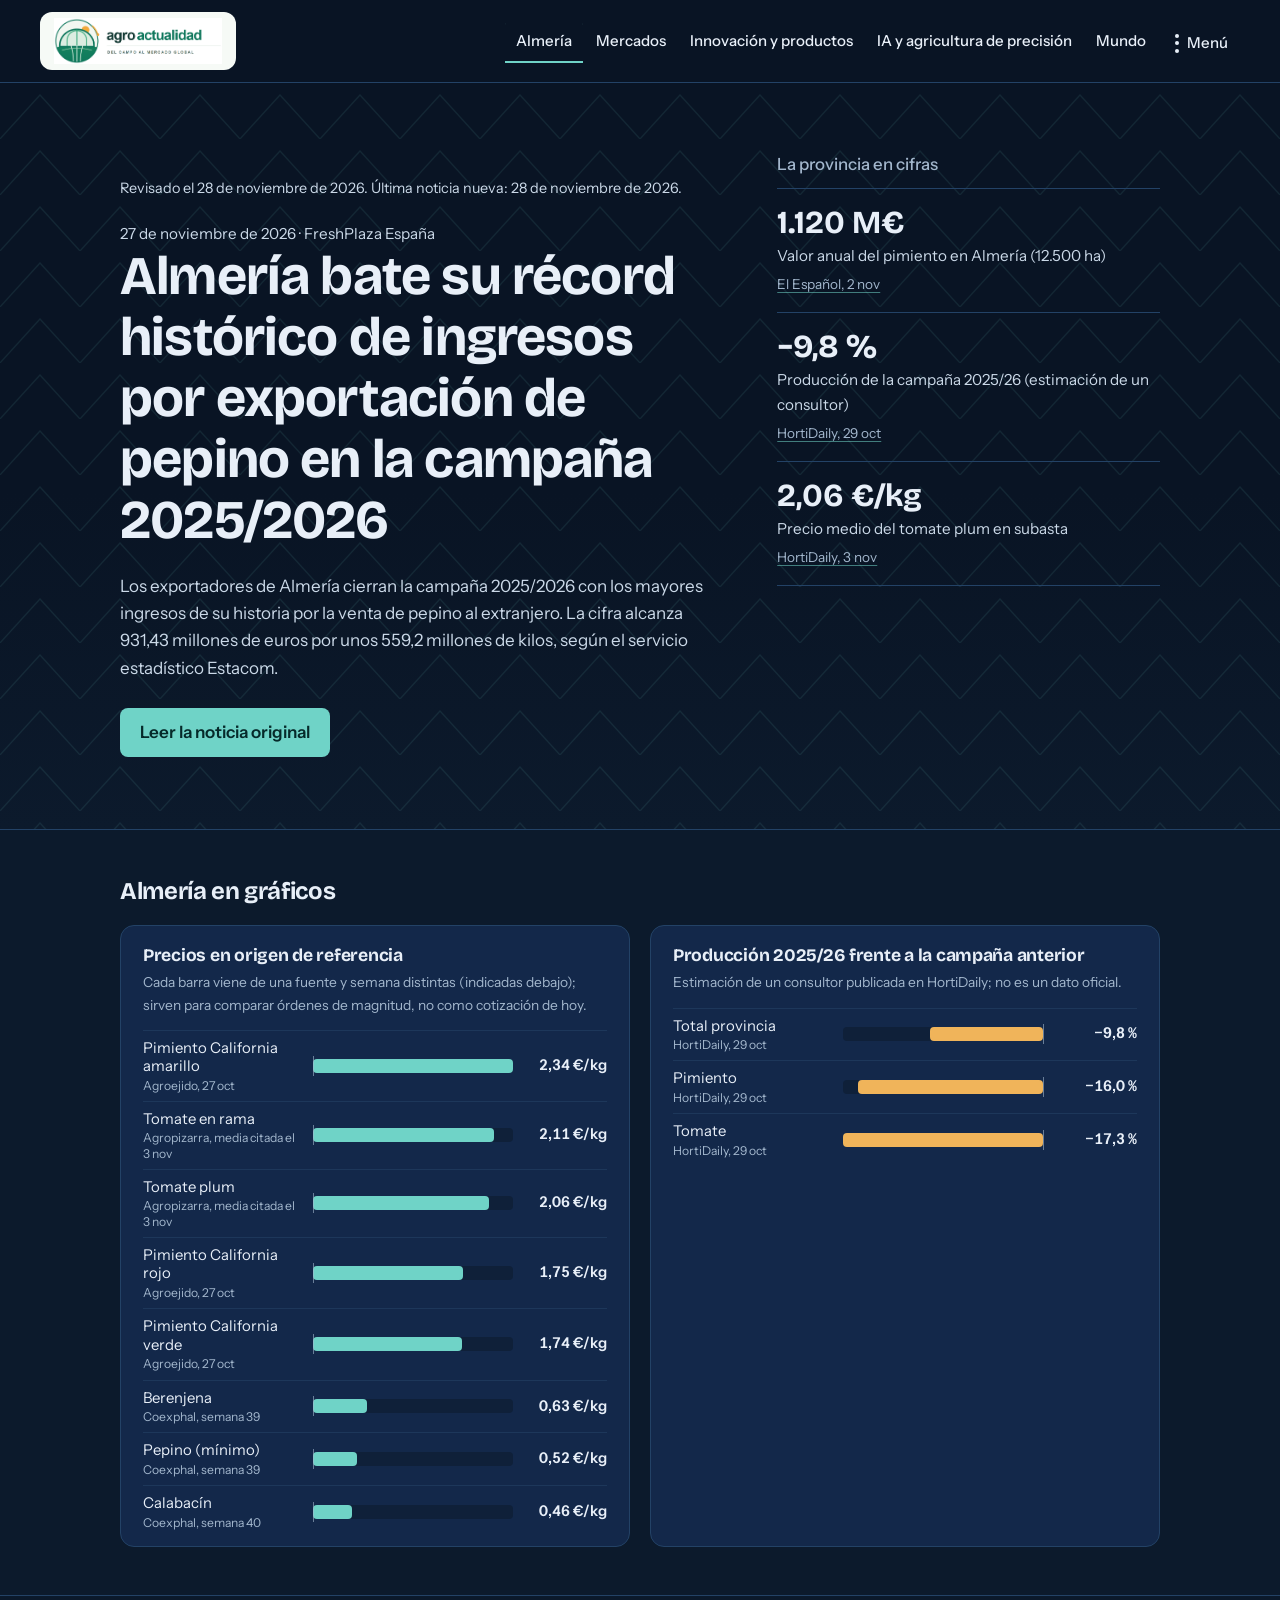
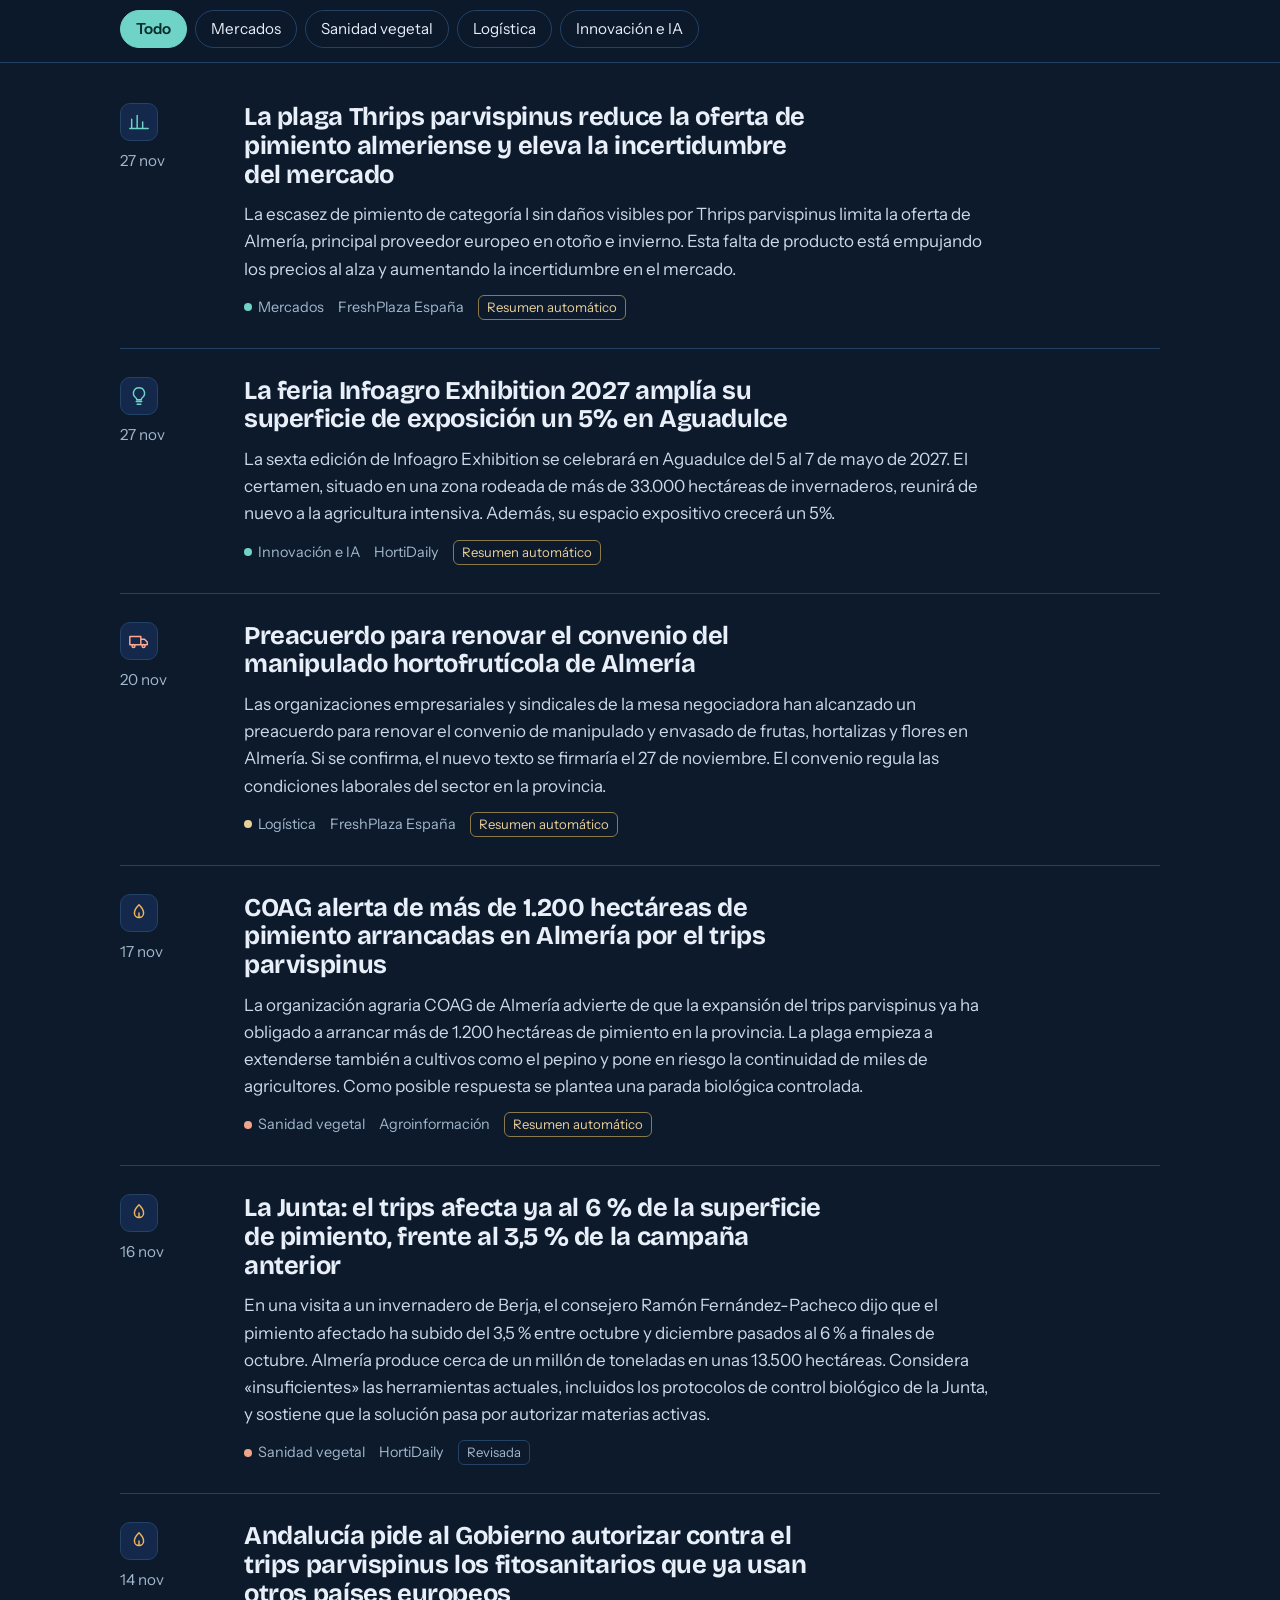
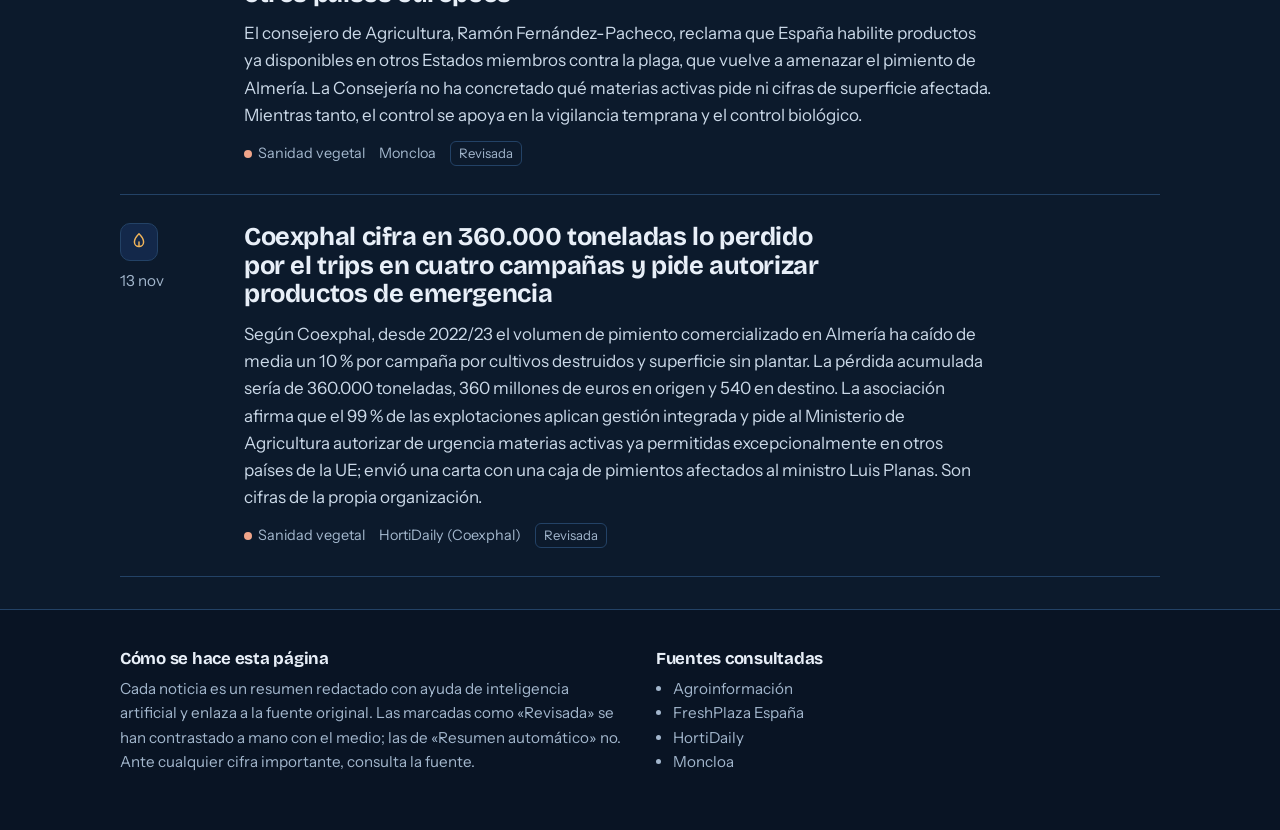
<file: index.html>
<!doctype html>
<html lang="es">
<head>
  <meta charset="utf-8">
  <meta name="viewport" content="width=device-width, initial-scale=1">
  <title>Agro Actualidad: Almería hoy</title>
  <meta name="description" content="Lo que pasa hoy en la agricultura de Almería: mercados, plagas, clima, política agraria y logística, con enlace a cada fuente.">
  <meta name="theme-color" content="#0c1a2c">
  <link rel="preconnect" href="https://fonts.googleapis.com">
  <link rel="preconnect" href="https://fonts.gstatic.com" crossorigin>
  <link href="https://fonts.googleapis.com/css2?family=Bricolage+Grotesque:opsz,wght@12..96,600;12..96,700&family=Instrument+Sans:wght@400;500;600&display=swap" rel="stylesheet">
  <style>
/* Agro Almería · tema azul profundo, pensado para lectura larga */
:root {
  --bg: #0c1a2c;
  --bg-deep: #091424;
  --surface: #13284a;
  --line: #234266;
  --text: #e8eff8;
  --muted: #a3b7cd;
  --accent: #6fd3c7;
  --accent-ink: #062a2a;
  --max: 1120px;
  --gutter: clamp(18px, 4vw, 40px);
}

* { box-sizing: border-box; }
html { color-scheme: dark; }

body {
  margin: 0;
  background: var(--bg);
  color: var(--text);
  font-family: "Instrument Sans", system-ui, -apple-system, "Segoe UI", sans-serif;
  font-size: 1.0625rem;
  line-height: 1.6;
  -webkit-font-smoothing: antialiased;
}

a { color: inherit; text-decoration-color: color-mix(in srgb, var(--accent) 55%, transparent); text-underline-offset: 3px; }
a:hover { color: var(--accent); }
:focus-visible { outline: 2px solid var(--accent); outline-offset: 3px; border-radius: 3px; }

.wrap { max-width: var(--max); margin: 0 auto; padding: 0 var(--gutter); }

h1, h2, h3 {
  font-family: "Bricolage Grotesque", "Instrument Sans", system-ui, sans-serif;
  font-weight: 700;
  line-height: 1.12;
  letter-spacing: -0.015em;
  margin: 0;
}

/* Cabecera: logo a la izquierda, pestañas desplegables a la derecha */
.masthead { position: relative; background: var(--bg-deep); border-bottom: 1px solid var(--line); z-index: 20; }
.masthead .bar { display: flex; align-items: center; justify-content: space-between; gap: 12px 28px; flex-wrap: wrap; padding-top: 12px; padding-bottom: 12px; }
.logo { display: block; background: #f6faf6; border-radius: 12px; padding: 6px 14px; line-height: 0; }
.logo img { height: 50px; width: auto; display: block; }
.updated { color: var(--muted); font-size: 0.9rem; margin: 0 0 18px; }

.tabs { display: flex; flex-wrap: wrap; gap: 2px 6px; }
.tab > button {
  font: inherit; font-size: 0.97rem; font-weight: 500; color: var(--text); background: none; border: 0;
  padding: 10px 14px; border-radius: 8px; cursor: pointer; display: inline-flex; align-items: center; gap: 8px;
}
.tab > button::after { content: ""; width: 7px; height: 7px; border-right: 1.6px solid currentColor; border-bottom: 1.6px solid currentColor; transform: rotate(45deg) translateY(-2px); opacity: .7; }
.tab > button[aria-expanded="true"] { background: var(--surface); }
.tab > button[aria-expanded="true"]::after { transform: rotate(225deg) translateY(-2px); }
.tab > button:hover { background: color-mix(in srgb, var(--surface) 70%, transparent); }
.tab > button[aria-current="page"] { box-shadow: inset 0 -2px 0 var(--accent); border-radius: 8px 8px 0 0; }
.panel {
  position: absolute; right: var(--gutter); top: 100%; width: min(380px, calc(100vw - 2 * var(--gutter)));
  background: var(--surface); border: 1px solid var(--line); border-radius: 0 0 14px 14px;
  padding: 18px 20px; box-shadow: 0 18px 40px rgba(0,0,0,.35);
}
.panel[hidden] { display: none; }
.panel-intro { margin: 0; color: #cbd9e8; font-size: .97rem; }
.panel-intro strong { color: var(--accent); font-weight: 600; }
.panel-list { list-style: none; margin: 14px 0 0; padding: 0; display: grid; gap: 10px; font-size: .93rem; }
.panel-list a { text-decoration: none; display: block; padding-left: 12px; border-left: 2px solid var(--line); }
.panel-list a:hover { border-left-color: var(--accent); }
.panel-go { display: inline-block; margin-top: 14px; font-weight: 600; color: var(--accent); }

/* Gráficos */
.charts { padding: clamp(28px, 5vw, 48px) 0; border-bottom: 1px solid var(--line); background: var(--bg); }
.charts h2 { font-size: 1.5rem; margin-bottom: 20px; }
.chart-grid { display: grid; grid-template-columns: repeat(auto-fit, minmax(min(100%, 420px), 1fr)); gap: 20px; }
.chart { margin: 0; background: var(--surface); border: 1px solid var(--line); border-radius: 14px; padding: 20px 22px 8px; }
.chart h3 { font-size: 1.1rem; }
.chart figcaption p { color: var(--muted); font-size: .86rem; margin: 6px 0 14px; max-width: 60ch; }
.bars { list-style: none; margin: 0; padding: 0; }
.bars li { display: grid; grid-template-columns: minmax(0, 1.1fr) minmax(0, 1.4fr) auto; gap: 12px; align-items: center; padding: 8px 0; border-top: 1px solid color-mix(in srgb, var(--line) 60%, transparent); }
.bars .lab { font-size: .93rem; line-height: 1.25; }
.bars .lab small { display: block; color: var(--muted); font-size: .76rem; margin-top: 2px; }
.bars .track { position: relative; height: 14px; border-radius: 4px; background: color-mix(in srgb, var(--bg) 55%, transparent); }
.bars .bar { position: absolute; top: 0; bottom: 0; border-radius: 4px; }
.bars .pos { background: var(--accent); }
.bars .neg { background: #f0b45a; }
.bars .zero { position: absolute; top: -3px; bottom: -3px; width: 1px; background: var(--muted); opacity: .6; }
.bars .val { font-variant-numeric: tabular-nums; font-weight: 600; font-size: .93rem; min-width: 5.5em; text-align: right; }
@media (max-width: 520px) { .bars li { grid-template-columns: 1fr auto; } .bars .track { grid-column: 1 / -1; order: 3; } }

/* Iconos de tema */
.when { display: flex; flex-direction: column; align-items: flex-start; gap: 8px; }
.tico { display: inline-grid; place-items: center; width: 38px; height: 38px; border-radius: 10px; background: var(--surface); color: var(--accent); border: 1px solid var(--line); }
.tico[data-tag="sanidad"] { color: #f0b45a; }
.tico[data-tag="clima"] { color: #8fb8ff; }
.tico[data-tag="politica"] { color: #c9b6ff; }
.tico[data-tag="logistica"] { color: #ffa98f; }

/* Portada: tejado de invernadero multicapilla como trama de fondo */
.hero {
  background-color: var(--bg-deep);
  background-image:
    url("data:image/svg+xml,%3Csvg xmlns='http://www.w3.org/2000/svg' width='160' height='56' viewBox='0 0 160 56'%3E%3Cpath d='M0 56 L40 12 L80 56 L120 12 L160 56' fill='none' stroke='%236fd3c7' stroke-opacity='.10' stroke-width='1.2'/%3E%3C/svg%3E"),
    linear-gradient(180deg, rgba(9,20,36,0) 55%, var(--bg) 100%);
  background-repeat: repeat, no-repeat;
  border-bottom: 1px solid var(--line);
}
.hero .wrap {
  display: grid;
  grid-template-columns: minmax(0, 1.55fr) minmax(0, 1fr);
  gap: clamp(28px, 5vw, 72px);
  padding-top: clamp(36px, 6vw, 72px);
  padding-bottom: clamp(40px, 6vw, 72px);
  align-items: start;
}
.lead-meta { color: var(--muted); font-size: 0.95rem; margin: 0 0 14px; }
.lead h1 { font-size: clamp(2rem, 4.6vw, 3.4rem); max-width: 22ch; }
.lead p { color: #cbd9e8; max-width: 62ch; margin: 22px 0 0; }
.lead .go {
  display: inline-block; margin-top: 26px; padding: 11px 20px;
  background: var(--accent); color: var(--accent-ink); font-weight: 600;
  border-radius: 8px; text-decoration: none;
}
.lead .go:hover { background: #8fe0d6; color: var(--accent-ink); }

.figures { margin: 0; padding: 0; list-style: none; border-top: 1px solid var(--line); }
.figures-title { font-size: 1.05rem; color: var(--muted); font-weight: 500; margin: 0 0 14px; font-family: inherit; letter-spacing: 0; }
.figures li { padding: 16px 0; border-bottom: 1px solid var(--line); }
.figures .num { display: block; font-family: "Bricolage Grotesque", sans-serif; font-weight: 700; font-size: 2rem; line-height: 1.1; }
.figures .what { display: block; color: #cbd9e8; font-size: 0.95rem; margin-top: 4px; }
.figures .src { display: block; color: var(--muted); font-size: 0.85rem; margin-top: 6px; }

/* Origen de la noticia (filtro sin JavaScript) */
.origen-filtro { display: flex; flex-wrap: wrap; gap: 8px; margin: 22px 0 4px; align-items: center; }
.origen-filtro input { position: absolute; opacity: 0; pointer-events: none; }
.origen-filtro label { cursor: pointer; padding: 7px 14px; border-radius: 999px; border: 1px solid rgba(255,255,255,.18); color: #cfdcf0; font-size: .92rem; }
.origen-filtro input:checked + label { background: #2f6fd0; border-color: #2f6fd0; color: #fff; }
.origen-filtro input:focus-visible + label { outline: 2px solid #9fc4ff; outline-offset: 2px; }
.chip.origen { --dot: #8fb8ff; font-weight: 600; }
.chip.origen[data-origen="almeria"] { --dot: #9fdc8e; }
.chip.origen[data-origen="espana"] { --dot: #f0b45a; }
.chip.origen[data-origen="europa"] { --dot: #c9b6ff; }

/* Barra de filtros */
.filters-bar { position: sticky; top: 0; z-index: 5; background: color-mix(in srgb, var(--bg) 92%, transparent); backdrop-filter: blur(8px); border-bottom: 1px solid var(--line); }
.filters { display: flex; gap: 8px; padding: 14px 0; overflow-x: auto; scrollbar-width: thin; }
.filters button {
  flex: 0 0 auto; font: inherit; font-size: 0.95rem; color: var(--text);
  background: transparent; border: 1px solid var(--line); border-radius: 999px;
  padding: 6px 15px; cursor: pointer;
}
.filters button:hover { border-color: var(--accent); }
.filters button[aria-pressed="true"] { background: var(--accent); border-color: var(--accent); color: var(--accent-ink); font-weight: 600; }

/* Lista de noticias */
.feed { list-style: none; margin: 0; padding: 12px 0 8px; }
.story {
  display: grid; grid-template-columns: 96px minmax(0, 1fr); gap: 8px 28px;
  padding: 28px 0; border-bottom: 1px solid var(--line);
}
.story[hidden] { display: none; }
.story time { color: var(--muted); font-size: 0.95rem; }
.story h3 { font-size: clamp(1.25rem, 2.4vw, 1.6rem); max-width: 34ch; }
.story h3 a { text-decoration: none; }
.story h3 a:hover { text-decoration: underline; text-decoration-color: var(--accent); }
.story p { color: #cbd9e8; margin: 12px 0 0; max-width: 68ch; }
.story .byline { color: var(--muted); font-size: 0.9rem; margin-top: 12px; display: flex; flex-wrap: wrap; gap: 6px 14px; align-items: center; }
.chip { display: inline-flex; align-items: center; gap: 6px; }
.chip::before { content: ""; width: 8px; height: 8px; border-radius: 50%; background: var(--dot, var(--accent)); }
.chip[data-tag="mercados"] { --dot: #6fd3c7; }
.chip[data-tag="sanidad"] { --dot: #f0a58a; }
.chip[data-tag="clima"] { --dot: #7fb2ff; }
.chip[data-tag="politica"] { --dot: #d6b8ff; }
.chip[data-tag="logistica"] { --dot: #e9cf99; }
.chip[data-tag="campo"] { --dot: #9fdc8e; }
.mark { border: 1px solid var(--line); border-radius: 6px; padding: 1px 8px; font-size: 0.82rem; }
.mark.auto { border-color: #8a7a4a; color: #e9cf99; }
.empty { padding: 40px 0; color: var(--muted); }

/* Pie */
.foot { background: var(--bg-deep); border-top: 1px solid var(--line); margin-top: 24px; padding: 40px 0 56px; color: var(--muted); font-size: 0.95rem; }
.foot .cols { display: grid; grid-template-columns: repeat(2, minmax(0, 1fr)); gap: 32px; }
.foot h2 { font-size: 1.05rem; color: var(--text); margin-bottom: 8px; }
.foot p, .foot ul { margin: 0; max-width: 56ch; }
.foot ul { padding-left: 1.1em; }

@media (max-width: 860px) {
  .hero .wrap { grid-template-columns: 1fr; }
  .story { grid-template-columns: 1fr; gap: 4px; }
  .when { flex-direction: row; align-items: center; gap: 10px; }
  .foot .cols { grid-template-columns: 1fr; }
}

@media (prefers-reduced-motion: reduce) {
  * { scroll-behavior: auto !important; transition: none !important; }
}

/* Ajustes de cabecera: una sola fila en pantallas anchas */
.masthead .wrap { max-width: 1320px; }
.logo img { height: 46px; }
.tab > button { padding: 10px 11px; font-size: 0.94rem; }
.tabs { gap: 0 2px; }

.tab-link { display: inline-flex; align-items: center; padding: 10px 11px; border-radius: 8px; color: var(--text); text-decoration: none; font-weight: 500; font-size: 0.94rem; }
.tab-link:hover { background: color-mix(in srgb, var(--surface) 70%, transparent); color: var(--text); }
.tab-link[aria-current="page"] { box-shadow: inset 0 -2px 0 var(--accent); border-radius: 8px 8px 0 0; }
.tab-link:focus-visible { outline: 2px solid var(--accent); outline-offset: 2px; }

/* Menú de los tres puntos (redes, contacto, reseñas) */
.mas { position: relative; margin-left: 4px; }
.mas > summary {
  list-style: none; cursor: pointer; display: inline-flex; align-items: center; gap: 8px;
  padding: 8px 12px; border-radius: 8px; font-weight: 500; font-size: .94rem; color: var(--text);
}
.mas > summary::-webkit-details-marker { display: none; }
.mas > summary:hover, .mas[open] > summary { background: var(--surface); }
.mas > summary:focus-visible { outline: 2px solid var(--accent); outline-offset: 2px; }
.mas-ico { display: inline-grid; gap: 3.5px; }
.mas-ico i { display: block; width: 4px; height: 4px; border-radius: 50%; background: currentColor; }
.mas-globo {
  position: absolute; right: 0; top: calc(100% + 12px); width: min(320px, calc(100vw - 2 * var(--gutter)));
  background: var(--surface); border: 1px solid var(--line); border-radius: 14px; padding: 8px;
  box-shadow: 0 18px 40px rgba(0,0,0,.4); z-index: 30;
}
.mas-globo::before {
  content: ""; position: absolute; top: -7px; right: 22px; width: 12px; height: 12px; background: var(--surface);
  border-left: 1px solid var(--line); border-top: 1px solid var(--line); transform: rotate(45deg);
}
.mas-item {
  display: flex; width: 100%; justify-content: space-between; align-items: center; gap: 12px; text-align: left;
  font: inherit; font-size: .97rem; color: var(--text); background: none; border: 0; padding: 11px 12px;
  border-radius: 9px; cursor: pointer;
}
.mas-item { text-decoration: none; }
.mas-item:hover { background: color-mix(in srgb, var(--bg-deep) 55%, transparent); }
.mas-item small { color: var(--muted); font-size: .8rem; }
.resenas > summary { list-style: none; }
.resenas > summary::-webkit-details-marker { display: none; }
.resenas[open] > summary { color: var(--accent); }
.resenas form { padding: 6px 12px 12px; display: grid; gap: 10px; }
.resenas label { font-size: .9rem; color: #cbd9e8; }
.resenas textarea {
  width: 100%; min-height: 120px; resize: vertical; font: inherit; font-size: .95rem; color: var(--text);
  background: var(--bg-deep); border: 1px solid var(--line); border-radius: 10px; padding: 10px 12px;
}
.resenas textarea:focus-visible { outline: 2px solid var(--accent); outline-offset: 1px; }
.resenas input[type="email"] { width: 100%; font: inherit; font-size: .95rem; color: var(--text); background: var(--bg-deep); border: 1px solid var(--line); border-radius: 10px; padding: 9px 12px; }
.resenas .enviar:disabled { opacity: .6; cursor: wait; }
.resenas .enviar {
  justify-self: start; font: inherit; font-weight: 600; color: #08201c; background: var(--accent);
  border: 0; border-radius: 9px; padding: 9px 18px; cursor: pointer;
}
.resenas .aviso { margin: 0; font-size: .86rem; color: var(--muted); }
@media (max-width: 860px) { .mas { margin-left: 0; } .mas-globo { right: auto; left: 0; } .mas-globo::before { right: auto; left: 22px; } }

/* Página de Mercados */
.saltos { display: grid; gap: 8px; }
.saltos a { display: block; padding: 12px 16px; border: 1px solid var(--line); border-radius: 10px; background: var(--surface); text-decoration: none; font-weight: 600; }
.saltos a:hover { border-color: var(--accent); color: var(--text); }
.nota { color: var(--muted); font-size: .88rem; margin: 14px 0 0; }
.mercado { padding-top: clamp(28px, 5vw, 48px); scroll-margin-top: 20px; }
.mercado + .mercado { border-top: 1px solid var(--line); margin-top: 20px; }
.mercado h2 { font-size: clamp(1.4rem, 3vw, 1.9rem); display: flex; align-items: center; gap: 12px; }
.mercado .cuenta { font-family: "Instrument Sans", sans-serif; font-size: .8rem; font-weight: 600; color: var(--accent); border: 1px solid var(--line); border-radius: 999px; padding: 2px 10px; }
.empty-sec { color: var(--muted); }
.chip.ajeno { font-style: italic; }

</style>
</head>
<body>
  <header class="masthead">
    <div class="wrap bar">
      <a class="logo" href="./" aria-label="Agro Actualidad, inicio"><img src="assets/logo.png" width="790" height="216" alt="Agro Actualidad: del campo al mercado global"></a>
      <nav class="tabs" aria-label="Secciones">
        <a class="tab-link" href="index.html" aria-current="page">Almería</a>
        <a class="tab-link" href="mercados.html">Mercados</a>
        <a class="tab-link" href="innovacion.html">Innovación y productos</a>
        <a class="tab-link" href="ia.html">IA y agricultura de precisión</a>
        <a class="tab-link" href="mundo.html">Mundo</a>
        <details class="mas" id="menu-mas">
          <summary aria-label="Menú: redes sociales, contacto y reseñas"><span class="mas-ico" aria-hidden="true"><i></i><i></i><i></i></span>Menú</summary>
          <div class="mas-globo">
            <a class="mas-item" href="https://www.instagram.com/agroactualidad2026/" target="_blank" rel="noopener noreferrer">Redes sociales <small>Instagram</small></a>
            <a class="mas-item" href="https://mail.google.com/mail/?view=cm&amp;fs=1&amp;to=agroactualidad2026@gmail.com&amp;su=Contacto%20desde%20Agro%20Actualidad" target="_blank" rel="noopener noreferrer">Contacto <small>Gmail</small></a>
            <details class="resenas">
              <summary class="mas-item">Reseñas</summary>
              <form id="form-resenas" novalidate>
                <label for="texto-resena">Escribe lo que quieras</label>
                <textarea id="texto-resena" name="message" maxlength="2000" required placeholder="Tu opinión, una sugerencia, una noticia que echas en falta…"></textarea>
                <label for="correo-resena">Tu correo (opcional, solo si quieres respuesta)</label>
                <input id="correo-resena" name="email" type="email" maxlength="120" autocomplete="email">
                <input type="text" name="_honey" tabindex="-1" autocomplete="off" aria-hidden="true" style="position:absolute;left:-9999px;opacity:0;height:0;width:0">
                <button type="submit" class="enviar">Enviar</button>
                <p class="aviso" id="aviso-resenas" role="status">Máximo 3 mensajes cada 24 horas. Llegan directamente a mi correo.</p>
              </form>
            </details>
          </div>
        </details>
        <script>
          (function () {
            var m = document.getElementById('menu-mas'); if (!m) return;
            document.addEventListener('click', function (e) { if (m.open && !m.contains(e.target)) m.open = false; });
            document.addEventListener('keydown', function (e) { if (e.key === 'Escape') m.open = false; });
            var f = document.getElementById('form-resenas'); if (!f) return;
            var aviso = document.getElementById('aviso-resenas'), KEY = 'resenas_envios', MAX = 3, DIA = 86400000;
            function leer() { try { var a = JSON.parse(localStorage.getItem(KEY) || '[]'); var n = Date.now(); return a.filter(function (x) { return n - x < DIA; }); } catch (e) { return []; } }
            function guardar(a) { try { localStorage.setItem(KEY, JSON.stringify(a)); } catch (e) {} }
            f.addEventListener('submit', function (e) {
              e.preventDefault();
              var txt = f.elements['message'].value.trim();
              if (txt.length < 5) { aviso.textContent = 'Escribe al menos unas palabras antes de enviar.'; return; }
              var env = leer();
              if (env.length >= MAX) { aviso.textContent = 'Has llegado al máximo de 3 mensajes en 24 horas. Vuelve a intentarlo mañana.'; return; }
              var btn = f.querySelector('.enviar'); btn.disabled = true; aviso.textContent = 'Enviando…';
              var datos = { message: txt, email: f.elements['email'].value.trim(), _honey: f.elements['_honey'].value,
                _subject: 'Nueva reseña en Agro Actualidad', _captcha: 'false', _template: 'table' };
              fetch('https://formsubmit.co/ajax/agroactualidad2026@gmail.com', { method: 'POST',
                headers: { 'Content-Type': 'application/json', 'Accept': 'application/json' }, body: JSON.stringify(datos) })
                .then(function (r) { return r.json().then(function (j) { return { ok: r.ok, j: j }; }); })
                .then(function (r) {
                  if (r.ok && String(r.j.success) !== 'false') {
                    env.push(Date.now()); guardar(env); f.reset();
                    aviso.textContent = '¡Gracias! Tu mensaje ha llegado. Te quedan ' + (MAX - env.length) + ' en las próximas 24 horas.';
                  } else { aviso.textContent = 'No se pudo enviar ahora. Inténtalo más tarde o usa «Contacto».'; }
                })
                .catch(function () { aviso.textContent = 'No se pudo enviar ahora. Inténtalo más tarde o usa «Contacto».'; })
                .then(function () { btn.disabled = false; });
            });
          })();
        </script>
      </nav>
    </div>
  </header>

  <section class="hero" aria-labelledby="lead-title">
    <div class="wrap">
      <article class="lead" id="destacada">
        <p class="updated">Revisado el 28 de noviembre de 2026. Última noticia nueva: 28 de noviembre de 2026.</p>
        <p class="lead-meta">27 de noviembre de 2026 · FreshPlaza España</p>
        <h1 id="lead-title">Almería bate su récord histórico de ingresos por exportación de pepino en la campaña 2025/2026</h1>
        <p>Los exportadores de Almería cierran la campaña 2025/2026 con los mayores ingresos de su historia por la venta de pepino al extranjero. La cifra alcanza 931,43 millones de euros por unos 559,2 millones de kilos, según el servicio estadístico Estacom.</p>
        <a class="go" href="https://www.freshplaza.es/spain/article/9897215/almeria-exporta-pepino-por-931-millones-de-euros-record-historico-en-la-campana-2025-2026/" rel="noopener" target="_blank">Leer la noticia original</a>
      </article>

      <aside aria-labelledby="figures-title">
        <h2 class="figures-title" id="figures-title">La provincia en cifras</h2>
        <ul class="figures">
          <li>
            <span class="num">1.120 M€</span>
            <span class="what">Valor anual del pimiento en Almería (12.500 ha)</span>
            <span class="src"><a href="https://www.elespanol.com/invertia/economia/20261102/invernaderos-almerienses-sin-armas-plaga-arrasa-pimiento-anuales-juego/1003744442197_0.html" rel="noopener" target="_blank">El Español, 2 nov</a></span>
          </li>
          <li>
            <span class="num">−9,8 %</span>
            <span class="what">Producción de la campaña 2025/26 (estimación de un consultor)</span>
            <span class="src"><a href="https://www.hortidaily.com/article/9887461/examining-almeria-s-2025-26-season-and-2026-27-outlook/" rel="noopener" target="_blank">HortiDaily, 29 oct</a></span>
          </li>
          <li>
            <span class="num">2,06 €/kg</span>
            <span class="what">Precio medio del tomate plum en subasta</span>
            <span class="src"><a href="https://www.hortidaily.com/article/9888140/delay-in-spain-s-tomato-season-and-low-supply-across-europe-continue-to-drive-prices-up/" rel="noopener" target="_blank">HortiDaily, 3 nov</a></span>
          </li>
        </ul>
      </aside>
    </div>
  </section>

  <section class="charts" id="graficos" aria-labelledby="charts-title">
    <div class="wrap">
      <h2 id="charts-title">Almería en gráficos</h2>
      <div class="chart-grid">
      <figure class="chart">
        <figcaption><h3>Precios en origen de referencia</h3><p>Cada barra viene de una fuente y semana distintas (indicadas debajo); sirven para comparar órdenes de magnitud, no como cotización de hoy.</p></figcaption>
        <ul class="bars">
          <li>
            <span class="lab">Pimiento California amarillo<small>Agroejido, 27 oct</small></span>
            <span class="track"><i class="bar pos" style="left:0.0%;width:100.0%"></i><i class="zero" style="left:0.0%"></i></span>
            <span class="val">2,34 €/kg</span>
          </li>
          <li>
            <span class="lab">Tomate en rama<small>Agropizarra, media citada el 3 nov</small></span>
            <span class="track"><i class="bar pos" style="left:0.0%;width:90.2%"></i><i class="zero" style="left:0.0%"></i></span>
            <span class="val">2,11 €/kg</span>
          </li>
          <li>
            <span class="lab">Tomate plum<small>Agropizarra, media citada el 3 nov</small></span>
            <span class="track"><i class="bar pos" style="left:0.0%;width:88.0%"></i><i class="zero" style="left:0.0%"></i></span>
            <span class="val">2,06 €/kg</span>
          </li>
          <li>
            <span class="lab">Pimiento California rojo<small>Agroejido, 27 oct</small></span>
            <span class="track"><i class="bar pos" style="left:0.0%;width:74.8%"></i><i class="zero" style="left:0.0%"></i></span>
            <span class="val">1,75 €/kg</span>
          </li>
          <li>
            <span class="lab">Pimiento California verde<small>Agroejido, 27 oct</small></span>
            <span class="track"><i class="bar pos" style="left:0.0%;width:74.4%"></i><i class="zero" style="left:0.0%"></i></span>
            <span class="val">1,74 €/kg</span>
          </li>
          <li>
            <span class="lab">Berenjena<small>Coexphal, semana 39</small></span>
            <span class="track"><i class="bar pos" style="left:0.0%;width:26.9%"></i><i class="zero" style="left:0.0%"></i></span>
            <span class="val">0,63 €/kg</span>
          </li>
          <li>
            <span class="lab">Pepino (mínimo)<small>Coexphal, semana 39</small></span>
            <span class="track"><i class="bar pos" style="left:0.0%;width:22.2%"></i><i class="zero" style="left:0.0%"></i></span>
            <span class="val">0,52 €/kg</span>
          </li>
          <li>
            <span class="lab">Calabacín<small>Coexphal, semana 40</small></span>
            <span class="track"><i class="bar pos" style="left:0.0%;width:19.7%"></i><i class="zero" style="left:0.0%"></i></span>
            <span class="val">0,46 €/kg</span>
          </li>
        </ul>
      </figure>
      <figure class="chart">
        <figcaption><h3>Producción 2025/26 frente a la campaña anterior</h3><p>Estimación de un consultor publicada en HortiDaily; no es un dato oficial.</p></figcaption>
        <ul class="bars">
          <li>
            <span class="lab">Total provincia<small>HortiDaily, 29 oct</small></span>
            <span class="track"><i class="bar neg" style="left:43.4%;width:56.6%"></i><i class="zero" style="left:100.0%"></i></span>
            <span class="val">−9,8 %</span>
          </li>
          <li>
            <span class="lab">Pimiento<small>HortiDaily, 29 oct</small></span>
            <span class="track"><i class="bar neg" style="left:7.5%;width:92.5%"></i><i class="zero" style="left:100.0%"></i></span>
            <span class="val">−16,0 %</span>
          </li>
          <li>
            <span class="lab">Tomate<small>HortiDaily, 29 oct</small></span>
            <span class="track"><i class="bar neg" style="left:0.0%;width:100.0%"></i><i class="zero" style="left:100.0%"></i></span>
            <span class="val">−17,3 %</span>
          </li>
        </ul>
      </figure>
      </div>
    </div>
  </section>

  <div class="filters-bar">
    <div class="wrap">
      <div class="filters" role="group" aria-label="Filtrar noticias por tema"><button type="button" data-filter="todo" aria-pressed="true">Todo</button><button type="button" data-filter="mercados" aria-pressed="false">Mercados</button><button type="button" data-filter="sanidad" aria-pressed="false">Sanidad vegetal</button><button type="button" data-filter="logistica" aria-pressed="false">Logística</button><button type="button" data-filter="innovacion" aria-pressed="false">Innovación e IA</button></div>
    </div>
  </div>

  <main class="wrap">
    <ul class="feed">
      <li class="story" id="el-thrips-parvispinus-tensiona-el-mercado-del-pimi-2026-11-27" data-tag="mercados">
        <div class="when"><span class="tico" data-tag="mercados"><svg class="ico" viewBox="0 0 24 24" width="22" height="22" fill="none" stroke="currentColor" stroke-width="1.6" stroke-linecap="round" stroke-linejoin="round" aria-hidden="true"><path d="M4 19V9M10 19V5M16 19v-7M22 19H2"/></svg></span><time datetime="2026-11-27">27 nov</time></div>
        <div>
          <h3><a href="https://www.freshplaza.es/spain/article/9897252/el-thrips-parvispinus-tensiona-el-mercado-del-pimiento-y-aumenta-la-incertidumbre-en-almeria/" rel="noopener" target="_blank">La plaga Thrips parvispinus reduce la oferta de pimiento almeriense y eleva la incertidumbre del mercado</a></h3>
          <p>La escasez de pimiento de categoría I sin daños visibles por Thrips parvispinus limita la oferta de Almería, principal proveedor europeo en otoño e invierno. Esta falta de producto está empujando los precios al alza y aumentando la incertidumbre en el mercado.</p>
          <div class="byline">
            <span class="chip" data-tag="mercados">Mercados</span>
            
            
            
            <span>FreshPlaza España</span>
            <span class="mark auto">Resumen automático</span>
          </div>
        </div>
      </li>
      <li class="story" id="infoagro-exhibition-2027-to-expand-its-floor-space-2026-11-27" data-tag="innovacion">
        <div class="when"><span class="tico" data-tag="innovacion"><svg class="ico" viewBox="0 0 24 24" width="22" height="22" fill="none" stroke="currentColor" stroke-width="1.6" stroke-linecap="round" stroke-linejoin="round" aria-hidden="true"><path d="M9 18h6M10 21h4M12 3a6 6 0 0 0-3.5 10.9c.6.5 1 1.2 1 2V16h5v-.1c0-.8.4-1.5 1-2A6 6 0 0 0 12 3z"/></svg></span><time datetime="2026-11-27">27 nov</time></div>
        <div>
          <h3><a href="https://www.hortidaily.com/article/9895999/infoagro-exhibition-2027-to-expand-its-floor-space-by-5/" rel="noopener" target="_blank">La feria Infoagro Exhibition 2027 amplía su superficie de exposición un 5% en Aguadulce</a></h3>
          <p>La sexta edición de Infoagro Exhibition se celebrará en Aguadulce del 5 al 7 de mayo de 2027. El certamen, situado en una zona rodeada de más de 33.000 hectáreas de invernaderos, reunirá de nuevo a la agricultura intensiva. Además, su espacio expositivo crecerá un 5%.</p>
          <div class="byline">
            <span class="chip" data-tag="innovacion">Innovación e IA</span>
            
            
            
            <span>HortiDaily</span>
            <span class="mark auto">Resumen automático</span>
          </div>
        </div>
      </li>
      <li class="story" id="alcanzado-un-preacuerdo-para-renovar-el-convenio-c-2026-11-20" data-tag="logistica">
        <div class="when"><span class="tico" data-tag="logistica"><svg class="ico" viewBox="0 0 24 24" width="22" height="22" fill="none" stroke="currentColor" stroke-width="1.6" stroke-linecap="round" stroke-linejoin="round" aria-hidden="true"><path d="M2 7h12v9H2zM14 10h4l3 3v3h-7"/><circle cx="6" cy="17.5" r="1.6"/><circle cx="17" cy="17.5" r="1.6"/></svg></span><time datetime="2026-11-20">20 nov</time></div>
        <div>
          <h3><a href="https://www.freshplaza.es/spain/article/9895155/alcanzado-un-preacuerdo-para-renovar-el-convenio-colectivo-del-manipulado-hortofruticola-de-almeria/" rel="noopener" target="_blank">Preacuerdo para renovar el convenio del manipulado hortofrutícola de Almería</a></h3>
          <p>Las organizaciones empresariales y sindicales de la mesa negociadora han alcanzado un preacuerdo para renovar el convenio de manipulado y envasado de frutas, hortalizas y flores en Almería. Si se confirma, el nuevo texto se firmaría el 27 de noviembre. El convenio regula las condiciones laborales del sector en la provincia.</p>
          <div class="byline">
            <span class="chip" data-tag="logistica">Logística</span>
            
            
            
            <span>FreshPlaza España</span>
            <span class="mark auto">Resumen automático</span>
          </div>
        </div>
      </li>
      <li class="story" id="alertan-de-ya-hay-en-almer-a-m-s-de-1-200-hect-rea-2026-11-17" data-tag="sanidad">
        <div class="when"><span class="tico" data-tag="sanidad"><svg class="ico" viewBox="0 0 24 24" width="22" height="22" fill="none" stroke="currentColor" stroke-width="1.6" stroke-linecap="round" stroke-linejoin="round" aria-hidden="true"><path d="M12 3c3 3 5 6 5 9a5 5 0 0 1-10 0c0-3 2-6 5-9z"/><path d="M12 12v5"/></svg></span><time datetime="2026-11-17">17 nov</time></div>
        <div>
          <h3><a href="https://agroinformacion.com/alertan-de-ya-hay-en-almeria-mas-de-1-200-hectareas-de-pimiento-arrancadas-por-la-plaga-del-parvispinus-y-barajan-un-paro-biologico-controlado/" rel="noopener" target="_blank">COAG alerta de más de 1.200 hectáreas de pimiento arrancadas en Almería por el trips parvispinus</a></h3>
          <p>La organización agraria COAG de Almería advierte de que la expansión del trips parvispinus ya ha obligado a arrancar más de 1.200 hectáreas de pimiento en la provincia. La plaga empieza a extenderse también a cultivos como el pepino y pone en riesgo la continuidad de miles de agricultores. Como posible respuesta se plantea una parada biológica controlada.</p>
          <div class="byline">
            <span class="chip" data-tag="sanidad">Sanidad vegetal</span>
            
            
            
            <span>Agroinformación</span>
            <span class="mark auto">Resumen automático</span>
          </div>
        </div>
      </li>
      <li class="story" id="berja-trips-6-por-ciento-2026-11-16" data-tag="sanidad">
        <div class="when"><span class="tico" data-tag="sanidad"><svg class="ico" viewBox="0 0 24 24" width="22" height="22" fill="none" stroke="currentColor" stroke-width="1.6" stroke-linecap="round" stroke-linejoin="round" aria-hidden="true"><path d="M12 3c3 3 5 6 5 9a5 5 0 0 1-10 0c0-3 2-6 5-9z"/><path d="M12 12v5"/></svg></span><time datetime="2026-11-16">16 nov</time></div>
        <div>
          <h3><a href="https://www.hortidaily.com/article/9893024/spanish-government-urged-to-allow-effective-tools-against-thrips/" rel="noopener" target="_blank">La Junta: el trips afecta ya al 6 % de la superficie de pimiento, frente al 3,5 % de la campaña anterior</a></h3>
          <p>En una visita a un invernadero de Berja, el consejero Ramón Fernández-Pacheco dijo que el pimiento afectado ha subido del 3,5 % entre octubre y diciembre pasados al 6 % a finales de octubre. Almería produce cerca de un millón de toneladas en unas 13.500 hectáreas. Considera «insuficientes» las herramientas actuales, incluidos los protocolos de control biológico de la Junta, y sostiene que la solución pasa por autorizar materias activas.</p>
          <div class="byline">
            <span class="chip" data-tag="sanidad">Sanidad vegetal</span>
            
            
            
            <span>HortiDaily</span>
            <span class="mark">Revisada</span>
          </div>
        </div>
      </li>
      <li class="story" id="thrips-fitosanitarios-2026-11-14" data-tag="sanidad">
        <div class="when"><span class="tico" data-tag="sanidad"><svg class="ico" viewBox="0 0 24 24" width="22" height="22" fill="none" stroke="currentColor" stroke-width="1.6" stroke-linecap="round" stroke-linejoin="round" aria-hidden="true"><path d="M12 3c3 3 5 6 5 9a5 5 0 0 1-10 0c0-3 2-6 5-9z"/><path d="M12 12v5"/></svg></span><time datetime="2026-11-14">14 nov</time></div>
        <div>
          <h3><a href="https://www.moncloa.com/2026/11/14/andalucia-fitosanitarios-thrips-parvispinus-3467890/" rel="noopener" target="_blank">Andalucía pide al Gobierno autorizar contra el trips parvispinus los fitosanitarios que ya usan otros países europeos</a></h3>
          <p>El consejero de Agricultura, Ramón Fernández-Pacheco, reclama que España habilite productos ya disponibles en otros Estados miembros contra la plaga, que vuelve a amenazar el pimiento de Almería. La Consejería no ha concretado qué materias activas pide ni cifras de superficie afectada. Mientras tanto, el control se apoya en la vigilancia temprana y el control biológico.</p>
          <div class="byline">
            <span class="chip" data-tag="sanidad">Sanidad vegetal</span>
            
            
            
            <span>Moncloa</span>
            <span class="mark">Revisada</span>
          </div>
        </div>
      </li>
      <li class="story" id="coexphal-trips-carta-2026-11-13" data-tag="sanidad">
        <div class="when"><span class="tico" data-tag="sanidad"><svg class="ico" viewBox="0 0 24 24" width="22" height="22" fill="none" stroke="currentColor" stroke-width="1.6" stroke-linecap="round" stroke-linejoin="round" aria-hidden="true"><path d="M12 3c3 3 5 6 5 9a5 5 0 0 1-10 0c0-3 2-6 5-9z"/><path d="M12 12v5"/></svg></span><time datetime="2026-11-13">13 nov</time></div>
        <div>
          <h3><a href="https://www.hortidaily.com/article/9891979/invasive-thrips-species-costs-almeria-pepper-sector-over-half-a-billion-euros-in-four-seasons/" rel="noopener" target="_blank">Coexphal cifra en 360.000 toneladas lo perdido por el trips en cuatro campañas y pide autorizar productos de emergencia</a></h3>
          <p>Según Coexphal, desde 2022/23 el volumen de pimiento comercializado en Almería ha caído de media un 10 % por campaña por cultivos destruidos y superficie sin plantar. La pérdida acumulada sería de 360.000 toneladas, 360 millones de euros en origen y 540 en destino. La asociación afirma que el 99 % de las explotaciones aplican gestión integrada y pide al Ministerio de Agricultura autorizar de urgencia materias activas ya permitidas excepcionalmente en otros países de la UE; envió una carta con una caja de pimientos afectados al ministro Luis Planas. Son cifras de la propia organización.</p>
          <div class="byline">
            <span class="chip" data-tag="sanidad">Sanidad vegetal</span>
            
            
            
            <span>HortiDaily (Coexphal)</span>
            <span class="mark">Revisada</span>
          </div>
        </div>
      </li>
    </ul>
    <p class="empty" id="empty" hidden>No hay noticias de este tema por ahora.</p>
  </main>
  <footer class="foot">
    <div class="wrap cols">
      <section>
        <h2>Cómo se hace esta página</h2>
        <p>Cada noticia es un resumen redactado con ayuda de inteligencia artificial y enlaza a la fuente original. Las marcadas como «Revisada» se han contrastado a mano con el medio; las de «Resumen automático» no. Ante cualquier cifra importante, consulta la fuente.</p>
      </section>
      <section>
        <h2>Fuentes consultadas</h2>
        <ul><li>Agroinformación</li><li>FreshPlaza España</li><li>HortiDaily</li><li>Moncloa</li></ul>
      </section>
    </div>
  </footer>
  <script src="assets/app.js" defer></script>
</body>
</html>
</file>
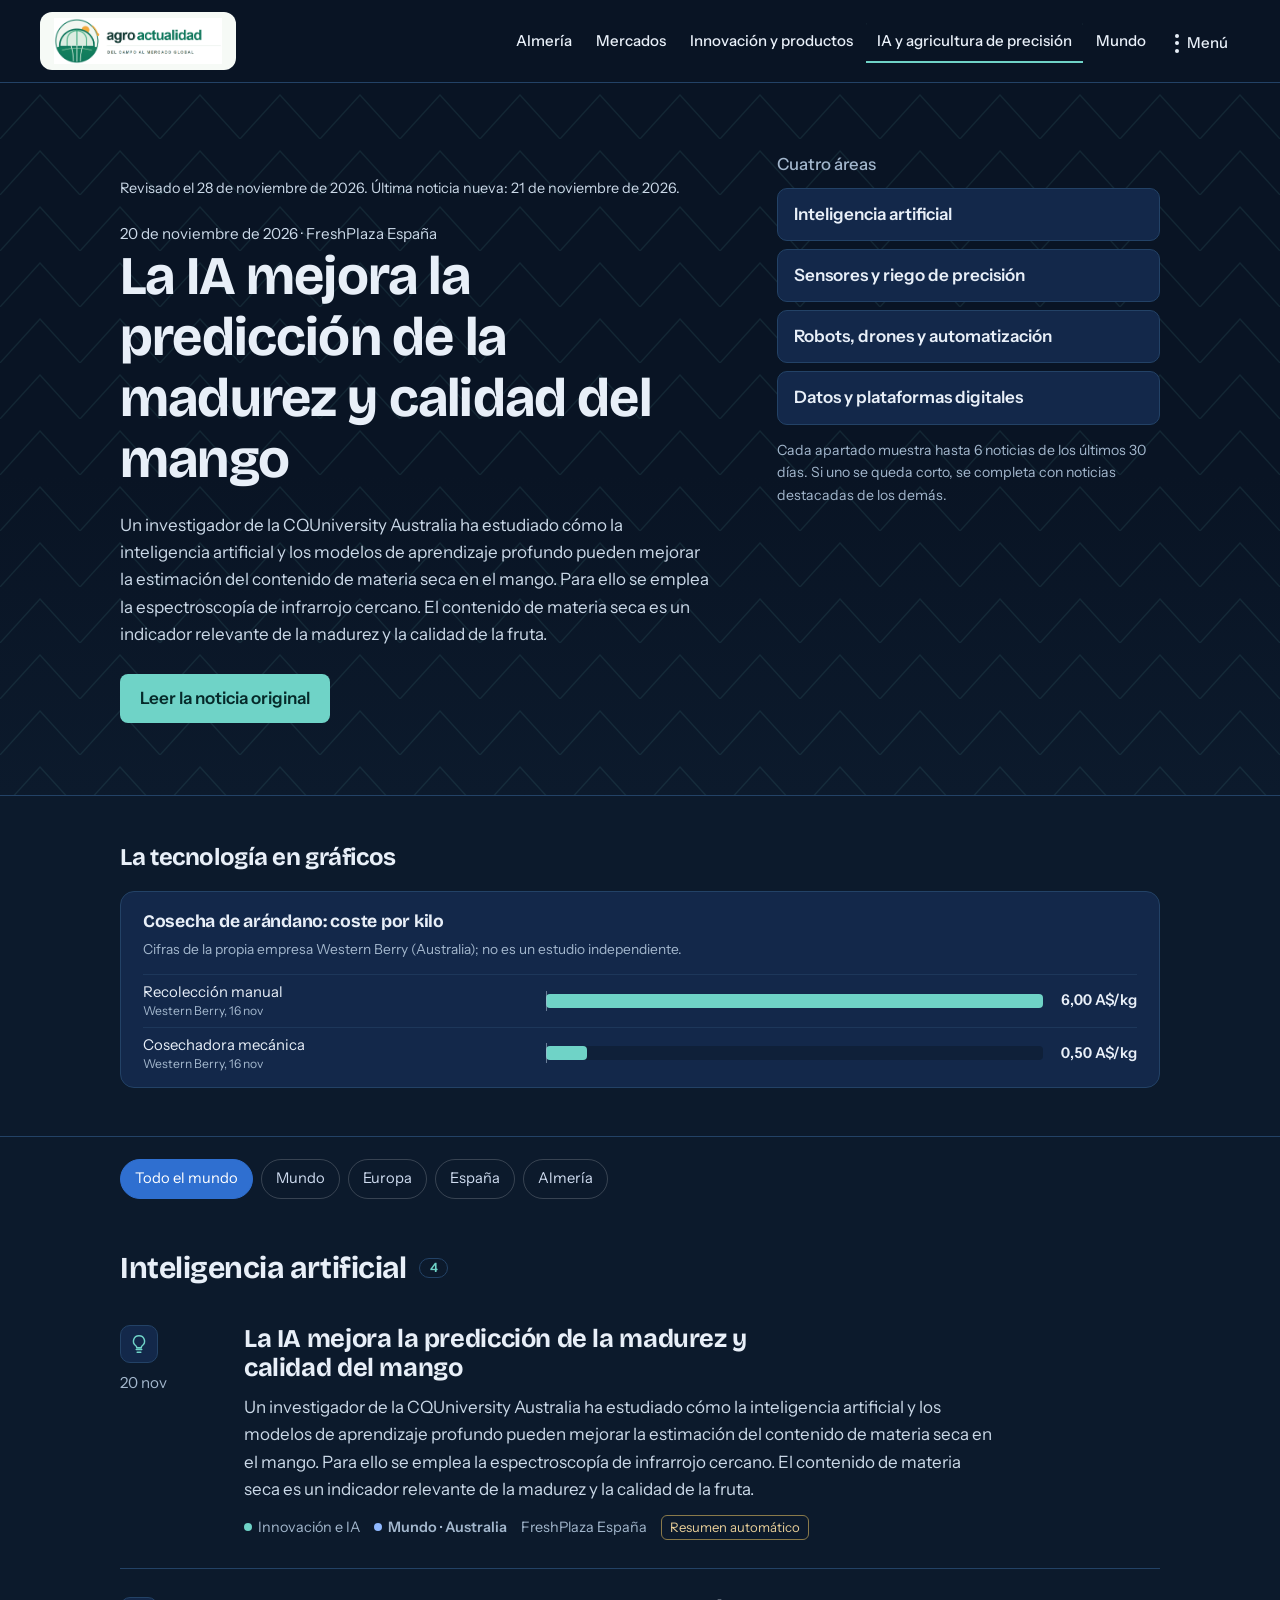
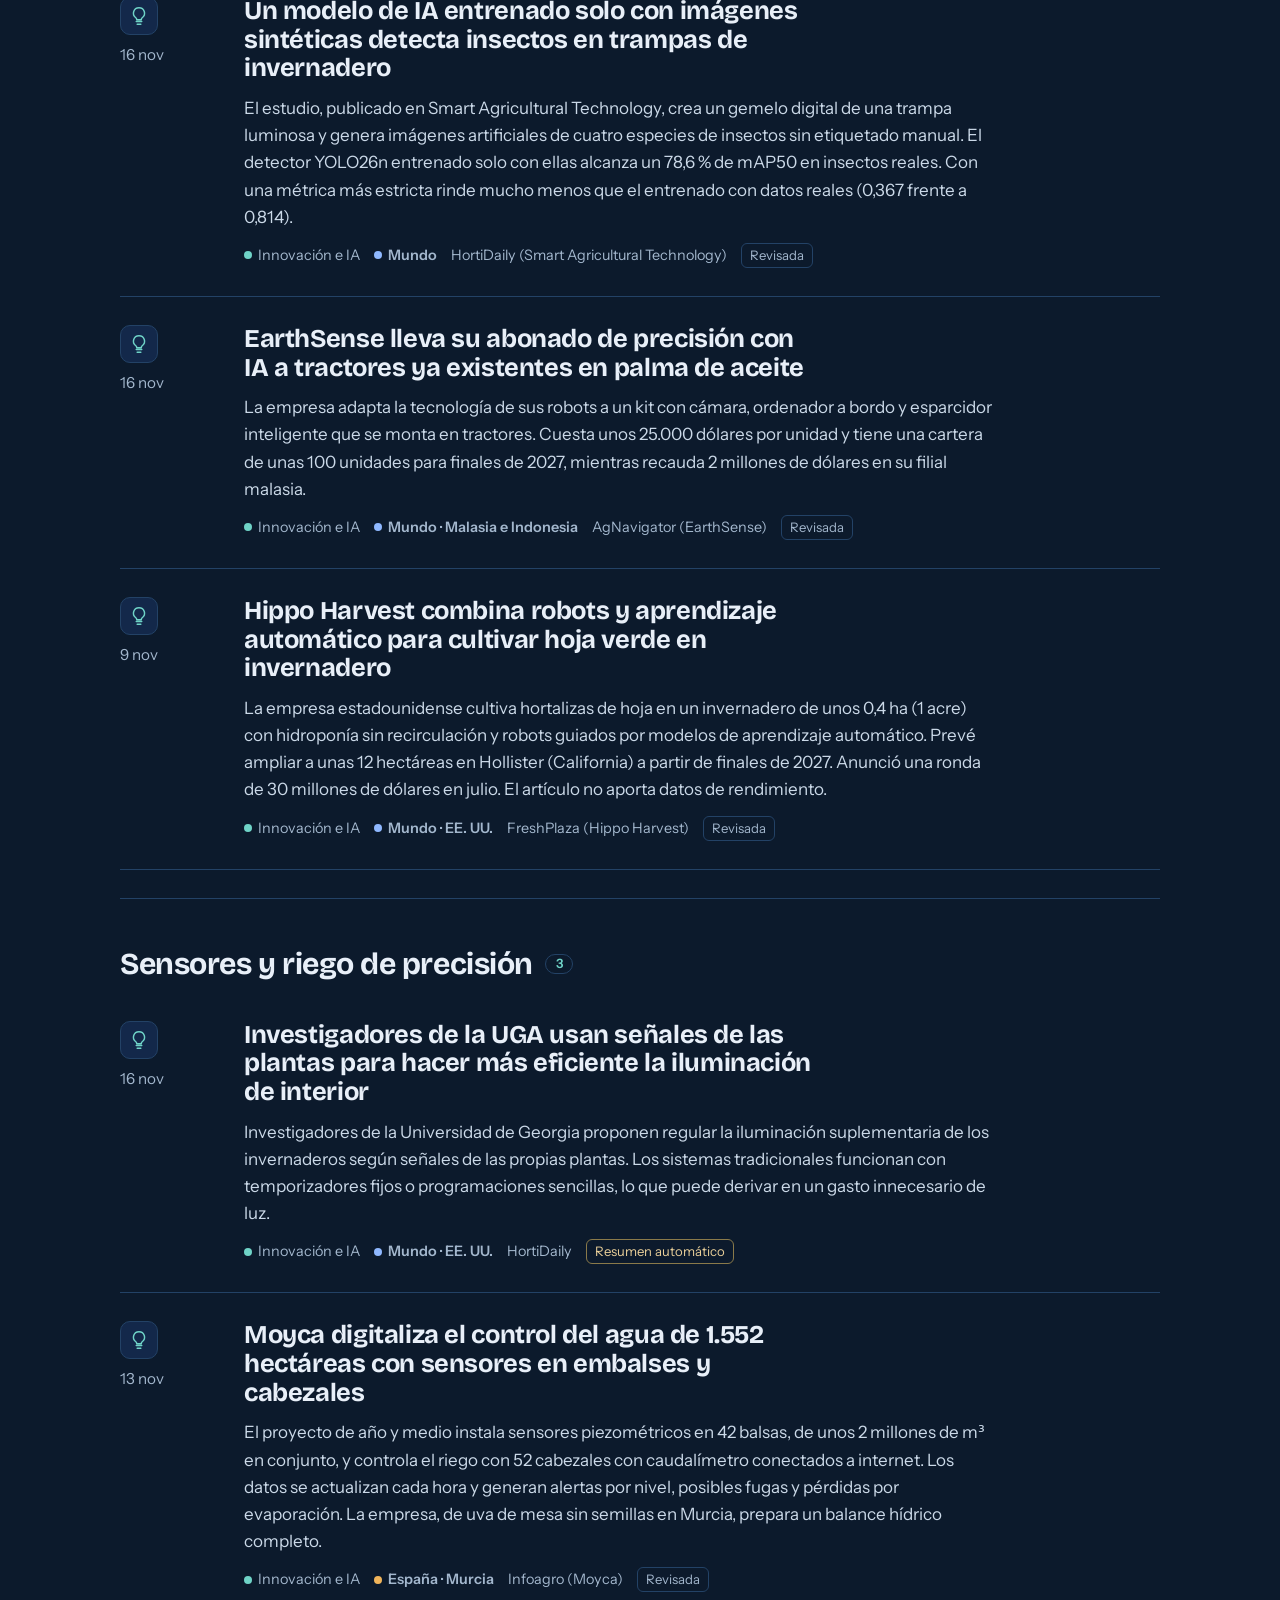
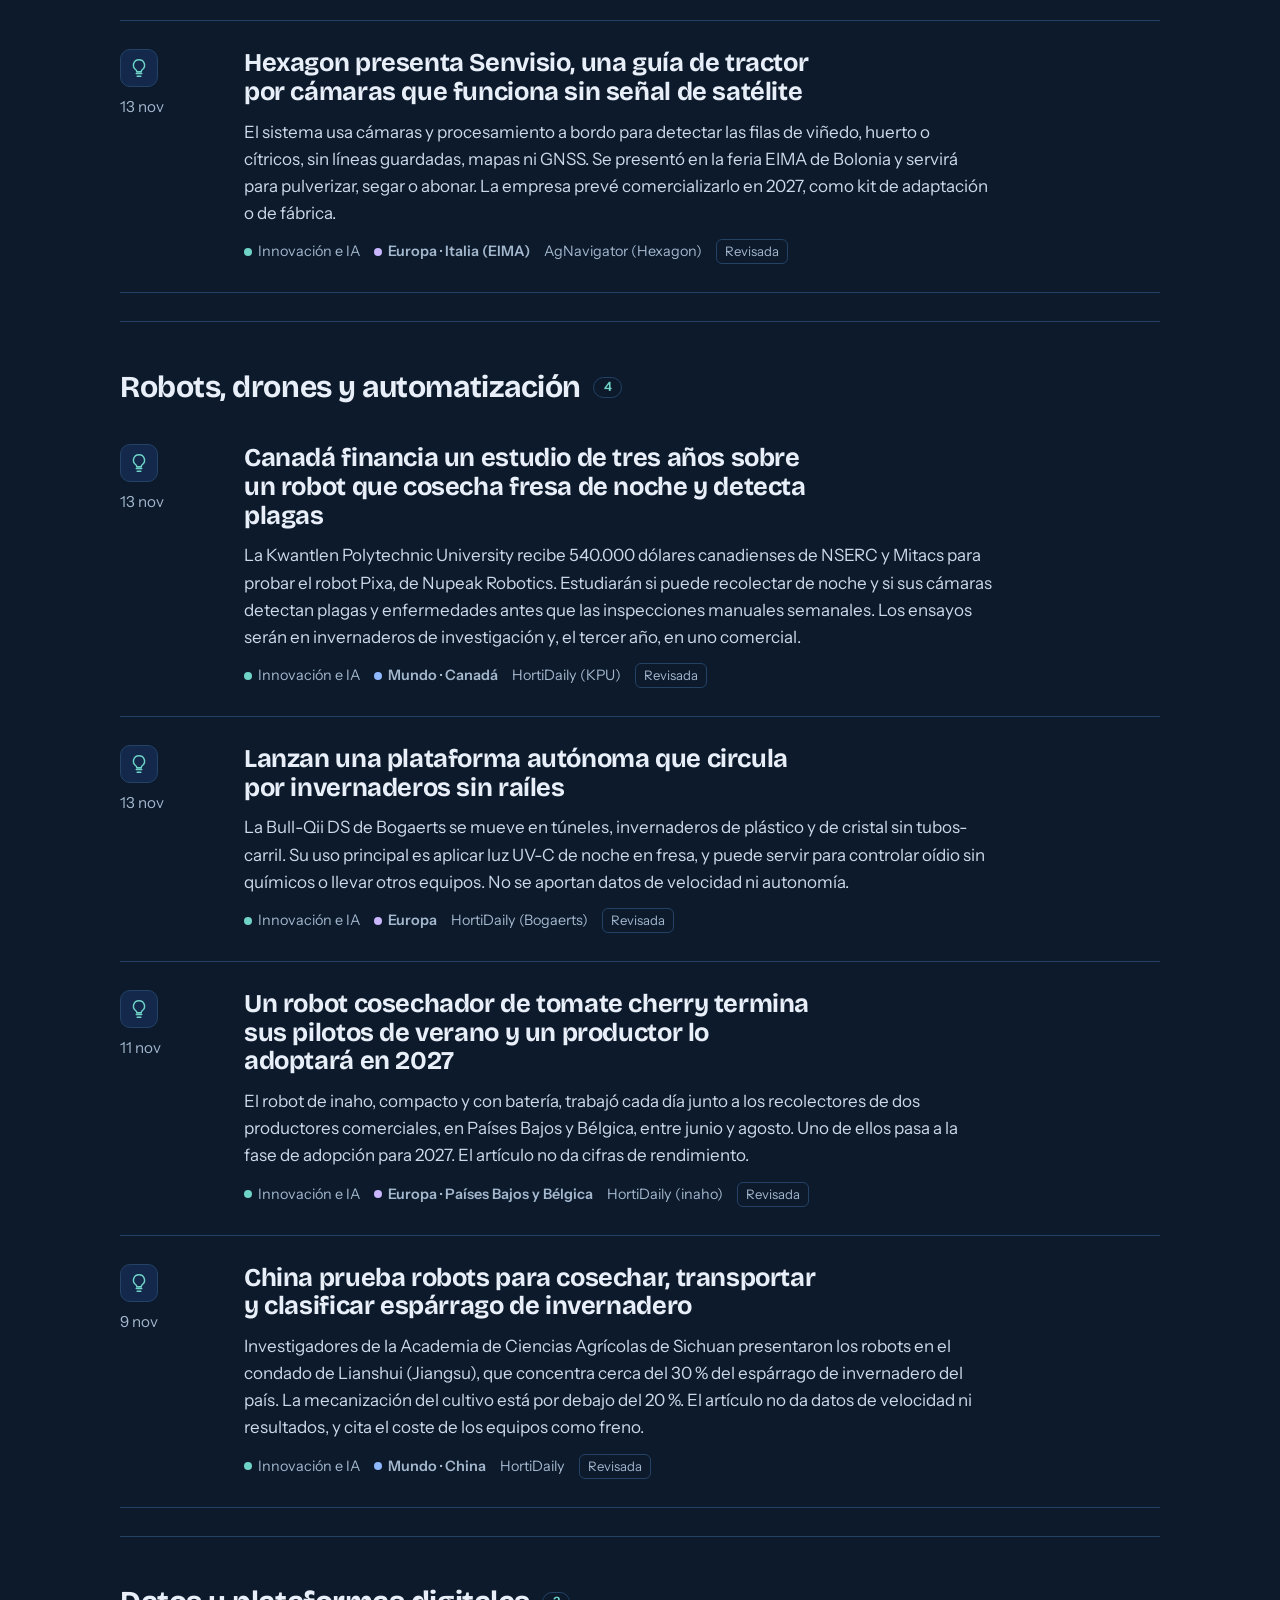
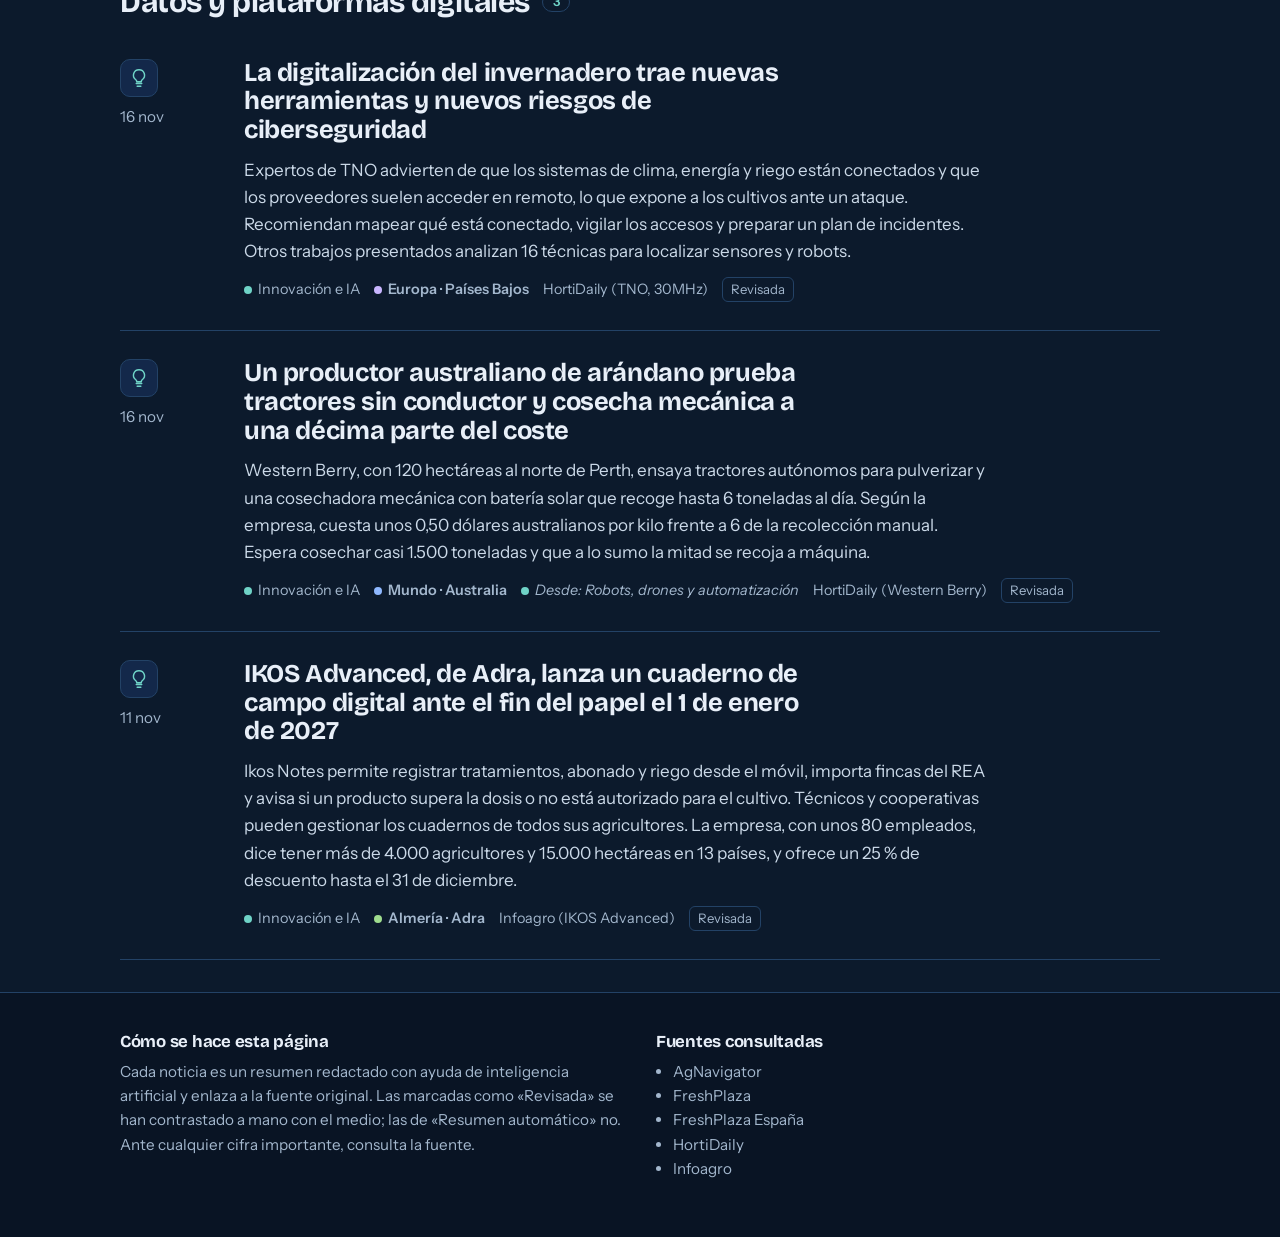
<file: ia.html>
<!doctype html>
<html lang="es">
<head>
  <meta charset="utf-8">
  <meta name="viewport" content="width=device-width, initial-scale=1">
  <title>Agro Actualidad: IA y agricultura de precisión</title>
  <meta name="description" content="Inteligencia artificial, sensores, robots y plataformas de datos aplicados a la agricultura, con enlace a cada fuente.">
  <meta name="theme-color" content="#0c1a2c">
  <link rel="preconnect" href="https://fonts.googleapis.com">
  <link rel="preconnect" href="https://fonts.gstatic.com" crossorigin>
  <link href="https://fonts.googleapis.com/css2?family=Bricolage+Grotesque:opsz,wght@12..96,600;12..96,700&family=Instrument+Sans:wght@400;500;600&display=swap" rel="stylesheet">
  <style>
/* Agro Almería · tema azul profundo, pensado para lectura larga */
:root {
  --bg: #0c1a2c;
  --bg-deep: #091424;
  --surface: #13284a;
  --line: #234266;
  --text: #e8eff8;
  --muted: #a3b7cd;
  --accent: #6fd3c7;
  --accent-ink: #062a2a;
  --max: 1120px;
  --gutter: clamp(18px, 4vw, 40px);
}

* { box-sizing: border-box; }
html { color-scheme: dark; }

body {
  margin: 0;
  background: var(--bg);
  color: var(--text);
  font-family: "Instrument Sans", system-ui, -apple-system, "Segoe UI", sans-serif;
  font-size: 1.0625rem;
  line-height: 1.6;
  -webkit-font-smoothing: antialiased;
}

a { color: inherit; text-decoration-color: color-mix(in srgb, var(--accent) 55%, transparent); text-underline-offset: 3px; }
a:hover { color: var(--accent); }
:focus-visible { outline: 2px solid var(--accent); outline-offset: 3px; border-radius: 3px; }

.wrap { max-width: var(--max); margin: 0 auto; padding: 0 var(--gutter); }

h1, h2, h3 {
  font-family: "Bricolage Grotesque", "Instrument Sans", system-ui, sans-serif;
  font-weight: 700;
  line-height: 1.12;
  letter-spacing: -0.015em;
  margin: 0;
}

/* Cabecera: logo a la izquierda, pestañas desplegables a la derecha */
.masthead { position: relative; background: var(--bg-deep); border-bottom: 1px solid var(--line); z-index: 20; }
.masthead .bar { display: flex; align-items: center; justify-content: space-between; gap: 12px 28px; flex-wrap: wrap; padding-top: 12px; padding-bottom: 12px; }
.logo { display: block; background: #f6faf6; border-radius: 12px; padding: 6px 14px; line-height: 0; }
.logo img { height: 50px; width: auto; display: block; }
.updated { color: var(--muted); font-size: 0.9rem; margin: 0 0 18px; }

.tabs { display: flex; flex-wrap: wrap; gap: 2px 6px; }
.tab > button {
  font: inherit; font-size: 0.97rem; font-weight: 500; color: var(--text); background: none; border: 0;
  padding: 10px 14px; border-radius: 8px; cursor: pointer; display: inline-flex; align-items: center; gap: 8px;
}
.tab > button::after { content: ""; width: 7px; height: 7px; border-right: 1.6px solid currentColor; border-bottom: 1.6px solid currentColor; transform: rotate(45deg) translateY(-2px); opacity: .7; }
.tab > button[aria-expanded="true"] { background: var(--surface); }
.tab > button[aria-expanded="true"]::after { transform: rotate(225deg) translateY(-2px); }
.tab > button:hover { background: color-mix(in srgb, var(--surface) 70%, transparent); }
.tab > button[aria-current="page"] { box-shadow: inset 0 -2px 0 var(--accent); border-radius: 8px 8px 0 0; }
.panel {
  position: absolute; right: var(--gutter); top: 100%; width: min(380px, calc(100vw - 2 * var(--gutter)));
  background: var(--surface); border: 1px solid var(--line); border-radius: 0 0 14px 14px;
  padding: 18px 20px; box-shadow: 0 18px 40px rgba(0,0,0,.35);
}
.panel[hidden] { display: none; }
.panel-intro { margin: 0; color: #cbd9e8; font-size: .97rem; }
.panel-intro strong { color: var(--accent); font-weight: 600; }
.panel-list { list-style: none; margin: 14px 0 0; padding: 0; display: grid; gap: 10px; font-size: .93rem; }
.panel-list a { text-decoration: none; display: block; padding-left: 12px; border-left: 2px solid var(--line); }
.panel-list a:hover { border-left-color: var(--accent); }
.panel-go { display: inline-block; margin-top: 14px; font-weight: 600; color: var(--accent); }

/* Gráficos */
.charts { padding: clamp(28px, 5vw, 48px) 0; border-bottom: 1px solid var(--line); background: var(--bg); }
.charts h2 { font-size: 1.5rem; margin-bottom: 20px; }
.chart-grid { display: grid; grid-template-columns: repeat(auto-fit, minmax(min(100%, 420px), 1fr)); gap: 20px; }
.chart { margin: 0; background: var(--surface); border: 1px solid var(--line); border-radius: 14px; padding: 20px 22px 8px; }
.chart h3 { font-size: 1.1rem; }
.chart figcaption p { color: var(--muted); font-size: .86rem; margin: 6px 0 14px; max-width: 60ch; }
.bars { list-style: none; margin: 0; padding: 0; }
.bars li { display: grid; grid-template-columns: minmax(0, 1.1fr) minmax(0, 1.4fr) auto; gap: 12px; align-items: center; padding: 8px 0; border-top: 1px solid color-mix(in srgb, var(--line) 60%, transparent); }
.bars .lab { font-size: .93rem; line-height: 1.25; }
.bars .lab small { display: block; color: var(--muted); font-size: .76rem; margin-top: 2px; }
.bars .track { position: relative; height: 14px; border-radius: 4px; background: color-mix(in srgb, var(--bg) 55%, transparent); }
.bars .bar { position: absolute; top: 0; bottom: 0; border-radius: 4px; }
.bars .pos { background: var(--accent); }
.bars .neg { background: #f0b45a; }
.bars .zero { position: absolute; top: -3px; bottom: -3px; width: 1px; background: var(--muted); opacity: .6; }
.bars .val { font-variant-numeric: tabular-nums; font-weight: 600; font-size: .93rem; min-width: 5.5em; text-align: right; }
@media (max-width: 520px) { .bars li { grid-template-columns: 1fr auto; } .bars .track { grid-column: 1 / -1; order: 3; } }

/* Iconos de tema */
.when { display: flex; flex-direction: column; align-items: flex-start; gap: 8px; }
.tico { display: inline-grid; place-items: center; width: 38px; height: 38px; border-radius: 10px; background: var(--surface); color: var(--accent); border: 1px solid var(--line); }
.tico[data-tag="sanidad"] { color: #f0b45a; }
.tico[data-tag="clima"] { color: #8fb8ff; }
.tico[data-tag="politica"] { color: #c9b6ff; }
.tico[data-tag="logistica"] { color: #ffa98f; }

/* Portada: tejado de invernadero multicapilla como trama de fondo */
.hero {
  background-color: var(--bg-deep);
  background-image:
    url("data:image/svg+xml,%3Csvg xmlns='http://www.w3.org/2000/svg' width='160' height='56' viewBox='0 0 160 56'%3E%3Cpath d='M0 56 L40 12 L80 56 L120 12 L160 56' fill='none' stroke='%236fd3c7' stroke-opacity='.10' stroke-width='1.2'/%3E%3C/svg%3E"),
    linear-gradient(180deg, rgba(9,20,36,0) 55%, var(--bg) 100%);
  background-repeat: repeat, no-repeat;
  border-bottom: 1px solid var(--line);
}
.hero .wrap {
  display: grid;
  grid-template-columns: minmax(0, 1.55fr) minmax(0, 1fr);
  gap: clamp(28px, 5vw, 72px);
  padding-top: clamp(36px, 6vw, 72px);
  padding-bottom: clamp(40px, 6vw, 72px);
  align-items: start;
}
.lead-meta { color: var(--muted); font-size: 0.95rem; margin: 0 0 14px; }
.lead h1 { font-size: clamp(2rem, 4.6vw, 3.4rem); max-width: 22ch; }
.lead p { color: #cbd9e8; max-width: 62ch; margin: 22px 0 0; }
.lead .go {
  display: inline-block; margin-top: 26px; padding: 11px 20px;
  background: var(--accent); color: var(--accent-ink); font-weight: 600;
  border-radius: 8px; text-decoration: none;
}
.lead .go:hover { background: #8fe0d6; color: var(--accent-ink); }

.figures { margin: 0; padding: 0; list-style: none; border-top: 1px solid var(--line); }
.figures-title { font-size: 1.05rem; color: var(--muted); font-weight: 500; margin: 0 0 14px; font-family: inherit; letter-spacing: 0; }
.figures li { padding: 16px 0; border-bottom: 1px solid var(--line); }
.figures .num { display: block; font-family: "Bricolage Grotesque", sans-serif; font-weight: 700; font-size: 2rem; line-height: 1.1; }
.figures .what { display: block; color: #cbd9e8; font-size: 0.95rem; margin-top: 4px; }
.figures .src { display: block; color: var(--muted); font-size: 0.85rem; margin-top: 6px; }

/* Origen de la noticia (filtro sin JavaScript) */
.origen-filtro { display: flex; flex-wrap: wrap; gap: 8px; margin: 22px 0 4px; align-items: center; }
.origen-filtro input { position: absolute; opacity: 0; pointer-events: none; }
.origen-filtro label { cursor: pointer; padding: 7px 14px; border-radius: 999px; border: 1px solid rgba(255,255,255,.18); color: #cfdcf0; font-size: .92rem; }
.origen-filtro input:checked + label { background: #2f6fd0; border-color: #2f6fd0; color: #fff; }
.origen-filtro input:focus-visible + label { outline: 2px solid #9fc4ff; outline-offset: 2px; }
.chip.origen { --dot: #8fb8ff; font-weight: 600; }
.chip.origen[data-origen="almeria"] { --dot: #9fdc8e; }
.chip.origen[data-origen="espana"] { --dot: #f0b45a; }
.chip.origen[data-origen="europa"] { --dot: #c9b6ff; }

/* Barra de filtros */
.filters-bar { position: sticky; top: 0; z-index: 5; background: color-mix(in srgb, var(--bg) 92%, transparent); backdrop-filter: blur(8px); border-bottom: 1px solid var(--line); }
.filters { display: flex; gap: 8px; padding: 14px 0; overflow-x: auto; scrollbar-width: thin; }
.filters button {
  flex: 0 0 auto; font: inherit; font-size: 0.95rem; color: var(--text);
  background: transparent; border: 1px solid var(--line); border-radius: 999px;
  padding: 6px 15px; cursor: pointer;
}
.filters button:hover { border-color: var(--accent); }
.filters button[aria-pressed="true"] { background: var(--accent); border-color: var(--accent); color: var(--accent-ink); font-weight: 600; }

/* Lista de noticias */
.feed { list-style: none; margin: 0; padding: 12px 0 8px; }
.story {
  display: grid; grid-template-columns: 96px minmax(0, 1fr); gap: 8px 28px;
  padding: 28px 0; border-bottom: 1px solid var(--line);
}
.story[hidden] { display: none; }
.story time { color: var(--muted); font-size: 0.95rem; }
.story h3 { font-size: clamp(1.25rem, 2.4vw, 1.6rem); max-width: 34ch; }
.story h3 a { text-decoration: none; }
.story h3 a:hover { text-decoration: underline; text-decoration-color: var(--accent); }
.story p { color: #cbd9e8; margin: 12px 0 0; max-width: 68ch; }
.story .byline { color: var(--muted); font-size: 0.9rem; margin-top: 12px; display: flex; flex-wrap: wrap; gap: 6px 14px; align-items: center; }
.chip { display: inline-flex; align-items: center; gap: 6px; }
.chip::before { content: ""; width: 8px; height: 8px; border-radius: 50%; background: var(--dot, var(--accent)); }
.chip[data-tag="mercados"] { --dot: #6fd3c7; }
.chip[data-tag="sanidad"] { --dot: #f0a58a; }
.chip[data-tag="clima"] { --dot: #7fb2ff; }
.chip[data-tag="politica"] { --dot: #d6b8ff; }
.chip[data-tag="logistica"] { --dot: #e9cf99; }
.chip[data-tag="campo"] { --dot: #9fdc8e; }
.mark { border: 1px solid var(--line); border-radius: 6px; padding: 1px 8px; font-size: 0.82rem; }
.mark.auto { border-color: #8a7a4a; color: #e9cf99; }
.empty { padding: 40px 0; color: var(--muted); }

/* Pie */
.foot { background: var(--bg-deep); border-top: 1px solid var(--line); margin-top: 24px; padding: 40px 0 56px; color: var(--muted); font-size: 0.95rem; }
.foot .cols { display: grid; grid-template-columns: repeat(2, minmax(0, 1fr)); gap: 32px; }
.foot h2 { font-size: 1.05rem; color: var(--text); margin-bottom: 8px; }
.foot p, .foot ul { margin: 0; max-width: 56ch; }
.foot ul { padding-left: 1.1em; }

@media (max-width: 860px) {
  .hero .wrap { grid-template-columns: 1fr; }
  .story { grid-template-columns: 1fr; gap: 4px; }
  .when { flex-direction: row; align-items: center; gap: 10px; }
  .foot .cols { grid-template-columns: 1fr; }
}

@media (prefers-reduced-motion: reduce) {
  * { scroll-behavior: auto !important; transition: none !important; }
}

/* Ajustes de cabecera: una sola fila en pantallas anchas */
.masthead .wrap { max-width: 1320px; }
.logo img { height: 46px; }
.tab > button { padding: 10px 11px; font-size: 0.94rem; }
.tabs { gap: 0 2px; }

.tab-link { display: inline-flex; align-items: center; padding: 10px 11px; border-radius: 8px; color: var(--text); text-decoration: none; font-weight: 500; font-size: 0.94rem; }
.tab-link:hover { background: color-mix(in srgb, var(--surface) 70%, transparent); color: var(--text); }
.tab-link[aria-current="page"] { box-shadow: inset 0 -2px 0 var(--accent); border-radius: 8px 8px 0 0; }
.tab-link:focus-visible { outline: 2px solid var(--accent); outline-offset: 2px; }

/* Menú de los tres puntos (redes, contacto, reseñas) */
.mas { position: relative; margin-left: 4px; }
.mas > summary {
  list-style: none; cursor: pointer; display: inline-flex; align-items: center; gap: 8px;
  padding: 8px 12px; border-radius: 8px; font-weight: 500; font-size: .94rem; color: var(--text);
}
.mas > summary::-webkit-details-marker { display: none; }
.mas > summary:hover, .mas[open] > summary { background: var(--surface); }
.mas > summary:focus-visible { outline: 2px solid var(--accent); outline-offset: 2px; }
.mas-ico { display: inline-grid; gap: 3.5px; }
.mas-ico i { display: block; width: 4px; height: 4px; border-radius: 50%; background: currentColor; }
.mas-globo {
  position: absolute; right: 0; top: calc(100% + 12px); width: min(320px, calc(100vw - 2 * var(--gutter)));
  background: var(--surface); border: 1px solid var(--line); border-radius: 14px; padding: 8px;
  box-shadow: 0 18px 40px rgba(0,0,0,.4); z-index: 30;
}
.mas-globo::before {
  content: ""; position: absolute; top: -7px; right: 22px; width: 12px; height: 12px; background: var(--surface);
  border-left: 1px solid var(--line); border-top: 1px solid var(--line); transform: rotate(45deg);
}
.mas-item {
  display: flex; width: 100%; justify-content: space-between; align-items: center; gap: 12px; text-align: left;
  font: inherit; font-size: .97rem; color: var(--text); background: none; border: 0; padding: 11px 12px;
  border-radius: 9px; cursor: pointer;
}
.mas-item { text-decoration: none; }
.mas-item:hover { background: color-mix(in srgb, var(--bg-deep) 55%, transparent); }
.mas-item small { color: var(--muted); font-size: .8rem; }
.resenas > summary { list-style: none; }
.resenas > summary::-webkit-details-marker { display: none; }
.resenas[open] > summary { color: var(--accent); }
.resenas form { padding: 6px 12px 12px; display: grid; gap: 10px; }
.resenas label { font-size: .9rem; color: #cbd9e8; }
.resenas textarea {
  width: 100%; min-height: 120px; resize: vertical; font: inherit; font-size: .95rem; color: var(--text);
  background: var(--bg-deep); border: 1px solid var(--line); border-radius: 10px; padding: 10px 12px;
}
.resenas textarea:focus-visible { outline: 2px solid var(--accent); outline-offset: 1px; }
.resenas input[type="email"] { width: 100%; font: inherit; font-size: .95rem; color: var(--text); background: var(--bg-deep); border: 1px solid var(--line); border-radius: 10px; padding: 9px 12px; }
.resenas .enviar:disabled { opacity: .6; cursor: wait; }
.resenas .enviar {
  justify-self: start; font: inherit; font-weight: 600; color: #08201c; background: var(--accent);
  border: 0; border-radius: 9px; padding: 9px 18px; cursor: pointer;
}
.resenas .aviso { margin: 0; font-size: .86rem; color: var(--muted); }
@media (max-width: 860px) { .mas { margin-left: 0; } .mas-globo { right: auto; left: 0; } .mas-globo::before { right: auto; left: 22px; } }

/* Página de Mercados */
.saltos { display: grid; gap: 8px; }
.saltos a { display: block; padding: 12px 16px; border: 1px solid var(--line); border-radius: 10px; background: var(--surface); text-decoration: none; font-weight: 600; }
.saltos a:hover { border-color: var(--accent); color: var(--text); }
.nota { color: var(--muted); font-size: .88rem; margin: 14px 0 0; }
.mercado { padding-top: clamp(28px, 5vw, 48px); scroll-margin-top: 20px; }
.mercado + .mercado { border-top: 1px solid var(--line); margin-top: 20px; }
.mercado h2 { font-size: clamp(1.4rem, 3vw, 1.9rem); display: flex; align-items: center; gap: 12px; }
.mercado .cuenta { font-family: "Instrument Sans", sans-serif; font-size: .8rem; font-weight: 600; color: var(--accent); border: 1px solid var(--line); border-radius: 999px; padding: 2px 10px; }
.empty-sec { color: var(--muted); }
.chip.ajeno { font-style: italic; }

</style>
</head>
<body>
  <header class="masthead">
    <div class="wrap bar">
      <a class="logo" href="./" aria-label="Agro Actualidad, inicio"><img src="assets/logo.png" width="790" height="216" alt="Agro Actualidad: del campo al mercado global"></a>
      <nav class="tabs" aria-label="Secciones">
        <a class="tab-link" href="index.html">Almería</a>
        <a class="tab-link" href="mercados.html">Mercados</a>
        <a class="tab-link" href="innovacion.html">Innovación y productos</a>
        <a class="tab-link" href="ia.html" aria-current="page">IA y agricultura de precisión</a>
        <a class="tab-link" href="mundo.html">Mundo</a>
        <details class="mas" id="menu-mas">
          <summary aria-label="Menú: redes sociales, contacto y reseñas"><span class="mas-ico" aria-hidden="true"><i></i><i></i><i></i></span>Menú</summary>
          <div class="mas-globo">
            <a class="mas-item" href="https://www.instagram.com/agroactualidad2026/" target="_blank" rel="noopener noreferrer">Redes sociales <small>Instagram</small></a>
            <a class="mas-item" href="https://mail.google.com/mail/?view=cm&amp;fs=1&amp;to=agroactualidad2026@gmail.com&amp;su=Contacto%20desde%20Agro%20Actualidad" target="_blank" rel="noopener noreferrer">Contacto <small>Gmail</small></a>
            <details class="resenas">
              <summary class="mas-item">Reseñas</summary>
              <form id="form-resenas" novalidate>
                <label for="texto-resena">Escribe lo que quieras</label>
                <textarea id="texto-resena" name="message" maxlength="2000" required placeholder="Tu opinión, una sugerencia, una noticia que echas en falta…"></textarea>
                <label for="correo-resena">Tu correo (opcional, solo si quieres respuesta)</label>
                <input id="correo-resena" name="email" type="email" maxlength="120" autocomplete="email">
                <input type="text" name="_honey" tabindex="-1" autocomplete="off" aria-hidden="true" style="position:absolute;left:-9999px;opacity:0;height:0;width:0">
                <button type="submit" class="enviar">Enviar</button>
                <p class="aviso" id="aviso-resenas" role="status">Máximo 3 mensajes cada 24 horas. Llegan directamente a mi correo.</p>
              </form>
            </details>
          </div>
        </details>
        <script>
          (function () {
            var m = document.getElementById('menu-mas'); if (!m) return;
            document.addEventListener('click', function (e) { if (m.open && !m.contains(e.target)) m.open = false; });
            document.addEventListener('keydown', function (e) { if (e.key === 'Escape') m.open = false; });
            var f = document.getElementById('form-resenas'); if (!f) return;
            var aviso = document.getElementById('aviso-resenas'), KEY = 'resenas_envios', MAX = 3, DIA = 86400000;
            function leer() { try { var a = JSON.parse(localStorage.getItem(KEY) || '[]'); var n = Date.now(); return a.filter(function (x) { return n - x < DIA; }); } catch (e) { return []; } }
            function guardar(a) { try { localStorage.setItem(KEY, JSON.stringify(a)); } catch (e) {} }
            f.addEventListener('submit', function (e) {
              e.preventDefault();
              var txt = f.elements['message'].value.trim();
              if (txt.length < 5) { aviso.textContent = 'Escribe al menos unas palabras antes de enviar.'; return; }
              var env = leer();
              if (env.length >= MAX) { aviso.textContent = 'Has llegado al máximo de 3 mensajes en 24 horas. Vuelve a intentarlo mañana.'; return; }
              var btn = f.querySelector('.enviar'); btn.disabled = true; aviso.textContent = 'Enviando…';
              var datos = { message: txt, email: f.elements['email'].value.trim(), _honey: f.elements['_honey'].value,
                _subject: 'Nueva reseña en Agro Actualidad', _captcha: 'false', _template: 'table' };
              fetch('https://formsubmit.co/ajax/agroactualidad2026@gmail.com', { method: 'POST',
                headers: { 'Content-Type': 'application/json', 'Accept': 'application/json' }, body: JSON.stringify(datos) })
                .then(function (r) { return r.json().then(function (j) { return { ok: r.ok, j: j }; }); })
                .then(function (r) {
                  if (r.ok && String(r.j.success) !== 'false') {
                    env.push(Date.now()); guardar(env); f.reset();
                    aviso.textContent = '¡Gracias! Tu mensaje ha llegado. Te quedan ' + (MAX - env.length) + ' en las próximas 24 horas.';
                  } else { aviso.textContent = 'No se pudo enviar ahora. Inténtalo más tarde o usa «Contacto».'; }
                })
                .catch(function () { aviso.textContent = 'No se pudo enviar ahora. Inténtalo más tarde o usa «Contacto».'; })
                .then(function () { btn.disabled = false; });
            });
          })();
        </script>
      </nav>
    </div>
  </header>

  <section class="hero" aria-labelledby="lead-title">
    <div class="wrap">
      <article class="lead" id="destacada">
        <p class="updated">Revisado el 28 de noviembre de 2026. Última noticia nueva: 21 de noviembre de 2026.</p>
        <p class="lead-meta">20 de noviembre de 2026 · FreshPlaza España</p>
        <h1 id="lead-title">La IA mejora la predicción de la madurez y calidad del mango</h1>
        <p>Un investigador de la CQUniversity Australia ha estudiado cómo la inteligencia artificial y los modelos de aprendizaje profundo pueden mejorar la estimación del contenido de materia seca en el mango. Para ello se emplea la espectroscopía de infrarrojo cercano. El contenido de materia seca es un indicador relevante de la madurez y la calidad de la fruta.</p>
        <a class="go" href="https://www.freshplaza.es/spain/article/9894185/la-ia-mejora-la-prediccion-de-la-madurez-y-calidad-del-mango/" rel="noopener" target="_blank">Leer la noticia original</a>
      </article>
      <aside aria-labelledby="salto-title">
        <h2 class="figures-title" id="salto-title">Cuatro áreas</h2>
        <nav class="saltos"><a href="#a-ia">Inteligencia artificial</a><a href="#a-sensores">Sensores y riego de precisión</a><a href="#a-robots">Robots, drones y automatización</a><a href="#a-datos">Datos y plataformas digitales</a></nav>
        <p class="nota">Cada apartado muestra hasta 6 noticias de los últimos 30 días. Si uno se queda corto, se completa con noticias destacadas de los demás.</p>
      </aside>
    </div>
  </section>

  <section class="charts" id="graficos" aria-labelledby="charts-title">
    <div class="wrap">
      <h2 id="charts-title">La tecnología en gráficos</h2>
      <div class="chart-grid">
      <figure class="chart">
        <figcaption><h3>Cosecha de arándano: coste por kilo</h3><p>Cifras de la propia empresa Western Berry (Australia); no es un estudio independiente.</p></figcaption>
        <ul class="bars">
          <li>
            <span class="lab">Recolección manual<small>Western Berry, 16 nov</small></span>
            <span class="track"><i class="bar pos" style="left:0.0%;width:100.0%"></i><i class="zero" style="left:0.0%"></i></span>
            <span class="val">6,00 A$/kg</span>
          </li>
          <li>
            <span class="lab">Cosechadora mecánica<small>Western Berry, 16 nov</small></span>
            <span class="track"><i class="bar pos" style="left:0.0%;width:8.3%"></i><i class="zero" style="left:0.0%"></i></span>
            <span class="val">0,50 A$/kg</span>
          </li>
        </ul>
      </figure>
      </div>
    </div>
  </section>

  <div class="wrap"><div class="origen-filtro" role="radiogroup" aria-label="Filtrar por origen de la noticia"><input type="radio" name="origen" id="or-todo" checked><label for="or-todo">Todo el mundo</label><input type="radio" name="origen" id="or-mundo"><label for="or-mundo">Mundo</label><input type="radio" name="origen" id="or-europa"><label for="or-europa">Europa</label><input type="radio" name="origen" id="or-espana"><label for="or-espana">España</label><input type="radio" name="origen" id="or-almeria"><label for="or-almeria">Almería</label></div><style>body:has(#or-mundo:checked) .story:not([data-origen="mundo"]){display:none}body:has(#or-mundo:checked) .mercados section:not(:has(.story[data-origen="mundo"])){display:none}body:has(#or-europa:checked) .story:not([data-origen="europa"]){display:none}body:has(#or-europa:checked) .mercados section:not(:has(.story[data-origen="europa"])){display:none}body:has(#or-espana:checked) .story:not([data-origen="espana"]){display:none}body:has(#or-espana:checked) .mercados section:not(:has(.story[data-origen="espana"])){display:none}body:has(#or-almeria:checked) .story:not([data-origen="almeria"]){display:none}body:has(#or-almeria:checked) .mercados section:not(:has(.story[data-origen="almeria"])){display:none}</style></div>
  <main class="wrap mercados">
    <section class="mercado" id="a-ia">
      <h2>Inteligencia artificial <span class="cuenta">4</span></h2>
      <ul class="feed">
      <li class="story" id="a-la-ia-mejora-la-predicci-n-de-la-madurez-y-calidad-2026-11-20" data-tag="innovacion" data-origen="mundo">
        <div class="when"><span class="tico" data-tag="innovacion"><svg class="ico" viewBox="0 0 24 24" width="22" height="22" fill="none" stroke="currentColor" stroke-width="1.6" stroke-linecap="round" stroke-linejoin="round" aria-hidden="true"><path d="M9 18h6M10 21h4M12 3a6 6 0 0 0-3.5 10.9c.6.5 1 1.2 1 2V16h5v-.1c0-.8.4-1.5 1-2A6 6 0 0 0 12 3z"/></svg></span><time datetime="2026-11-20">20 nov</time></div>
        <div>
          <h3><a href="https://www.freshplaza.es/spain/article/9894185/la-ia-mejora-la-prediccion-de-la-madurez-y-calidad-del-mango/" rel="noopener" target="_blank">La IA mejora la predicción de la madurez y calidad del mango</a></h3>
          <p>Un investigador de la CQUniversity Australia ha estudiado cómo la inteligencia artificial y los modelos de aprendizaje profundo pueden mejorar la estimación del contenido de materia seca en el mango. Para ello se emplea la espectroscopía de infrarrojo cercano. El contenido de materia seca es un indicador relevante de la madurez y la calidad de la fruta.</p>
          <div class="byline">
            <span class="chip" data-tag="innovacion">Innovación e IA</span>
            <span class="chip origen" data-origen="mundo">Mundo · Australia</span>
            
            
            <span>FreshPlaza España</span>
            <span class="mark auto">Resumen automático</span>
          </div>
        </div>
      </li>
      <li class="story" id="a-trampa-luz-virtual-ia-2026-11-16" data-tag="innovacion" data-origen="mundo">
        <div class="when"><span class="tico" data-tag="innovacion"><svg class="ico" viewBox="0 0 24 24" width="22" height="22" fill="none" stroke="currentColor" stroke-width="1.6" stroke-linecap="round" stroke-linejoin="round" aria-hidden="true"><path d="M9 18h6M10 21h4M12 3a6 6 0 0 0-3.5 10.9c.6.5 1 1.2 1 2V16h5v-.1c0-.8.4-1.5 1-2A6 6 0 0 0 12 3z"/></svg></span><time datetime="2026-11-16">16 nov</time></div>
        <div>
          <h3><a href="https://www.hortidaily.com/article/9892918/using-a-virtual-light-trap-to-detect-pests-in-the-greenhouse/" rel="noopener" target="_blank">Un modelo de IA entrenado solo con imágenes sintéticas detecta insectos en trampas de invernadero</a></h3>
          <p>El estudio, publicado en Smart Agricultural Technology, crea un gemelo digital de una trampa luminosa y genera imágenes artificiales de cuatro especies de insectos sin etiquetado manual. El detector YOLO26n entrenado solo con ellas alcanza un 78,6 % de mAP50 en insectos reales. Con una métrica más estricta rinde mucho menos que el entrenado con datos reales (0,367 frente a 0,814).</p>
          <div class="byline">
            <span class="chip" data-tag="innovacion">Innovación e IA</span>
            <span class="chip origen" data-origen="mundo">Mundo</span>
            
            
            <span>HortiDaily (Smart Agricultural Technology)</span>
            <span class="mark">Revisada</span>
          </div>
        </div>
      </li>
      <li class="story" id="a-earthsense-kit-tractor-2026-11-16" data-tag="innovacion" data-origen="mundo">
        <div class="when"><span class="tico" data-tag="innovacion"><svg class="ico" viewBox="0 0 24 24" width="22" height="22" fill="none" stroke="currentColor" stroke-width="1.6" stroke-linecap="round" stroke-linejoin="round" aria-hidden="true"><path d="M9 18h6M10 21h4M12 3a6 6 0 0 0-3.5 10.9c.6.5 1 1.2 1 2V16h5v-.1c0-.8.4-1.5 1-2A6 6 0 0 0 12 3z"/></svg></span><time datetime="2026-11-16">16 nov</time></div>
        <div>
          <h3><a href="https://www.agnavigator.com/Article/2026/11/16/earthsense-finds-a-faster-route-to-market-with-tractor-retrofits/" rel="noopener" target="_blank">EarthSense lleva su abonado de precisión con IA a tractores ya existentes en palma de aceite</a></h3>
          <p>La empresa adapta la tecnología de sus robots a un kit con cámara, ordenador a bordo y esparcidor inteligente que se monta en tractores. Cuesta unos 25.000 dólares por unidad y tiene una cartera de unas 100 unidades para finales de 2027, mientras recauda 2 millones de dólares en su filial malasia.</p>
          <div class="byline">
            <span class="chip" data-tag="innovacion">Innovación e IA</span>
            <span class="chip origen" data-origen="mundo">Mundo · Malasia e Indonesia</span>
            
            
            <span>AgNavigator (EarthSense)</span>
            <span class="mark">Revisada</span>
          </div>
        </div>
      </li>
      <li class="story" id="a-hippo-harvest-robots-ia-2026-11-09" data-tag="innovacion" data-origen="mundo">
        <div class="when"><span class="tico" data-tag="innovacion"><svg class="ico" viewBox="0 0 24 24" width="22" height="22" fill="none" stroke="currentColor" stroke-width="1.6" stroke-linecap="round" stroke-linejoin="round" aria-hidden="true"><path d="M9 18h6M10 21h4M12 3a6 6 0 0 0-3.5 10.9c.6.5 1 1.2 1 2V16h5v-.1c0-.8.4-1.5 1-2A6 6 0 0 0 12 3z"/></svg></span><time datetime="2026-11-09">9 nov</time></div>
        <div>
          <h3><a href="https://www.freshplaza.com/article/9890582/where-robotics-and-ai-meet-greenhouse-growing/" rel="noopener" target="_blank">Hippo Harvest combina robots y aprendizaje automático para cultivar hoja verde en invernadero</a></h3>
          <p>La empresa estadounidense cultiva hortalizas de hoja en un invernadero de unos 0,4 ha (1 acre) con hidroponía sin recirculación y robots guiados por modelos de aprendizaje automático. Prevé ampliar a unas 12 hectáreas en Hollister (California) a partir de finales de 2027. Anunció una ronda de 30 millones de dólares en julio. El artículo no aporta datos de rendimiento.</p>
          <div class="byline">
            <span class="chip" data-tag="innovacion">Innovación e IA</span>
            <span class="chip origen" data-origen="mundo">Mundo · EE. UU.</span>
            
            
            <span>FreshPlaza (Hippo Harvest)</span>
            <span class="mark">Revisada</span>
          </div>
        </div>
      </li>
      </ul>
    </section>
    <section class="mercado" id="a-sensores">
      <h2>Sensores y riego de precisión <span class="cuenta">3</span></h2>
      <ul class="feed">
      <li class="story" id="a-uga-researchers-use-plant-signals-to-make-indoor-l-2026-11-16" data-tag="innovacion" data-origen="mundo">
        <div class="when"><span class="tico" data-tag="innovacion"><svg class="ico" viewBox="0 0 24 24" width="22" height="22" fill="none" stroke="currentColor" stroke-width="1.6" stroke-linecap="round" stroke-linejoin="round" aria-hidden="true"><path d="M9 18h6M10 21h4M12 3a6 6 0 0 0-3.5 10.9c.6.5 1 1.2 1 2V16h5v-.1c0-.8.4-1.5 1-2A6 6 0 0 0 12 3z"/></svg></span><time datetime="2026-11-16">16 nov</time></div>
        <div>
          <h3><a href="https://www.hortidaily.com/article/9890283/uga-researchers-use-plant-signals-to-make-indoor-lighting-more-efficient/" rel="noopener" target="_blank">Investigadores de la UGA usan señales de las plantas para hacer más eficiente la iluminación de interior</a></h3>
          <p>Investigadores de la Universidad de Georgia proponen regular la iluminación suplementaria de los invernaderos según señales de las propias plantas. Los sistemas tradicionales funcionan con temporizadores fijos o programaciones sencillas, lo que puede derivar en un gasto innecesario de luz.</p>
          <div class="byline">
            <span class="chip" data-tag="innovacion">Innovación e IA</span>
            <span class="chip origen" data-origen="mundo">Mundo · EE. UU.</span>
            
            
            <span>HortiDaily</span>
            <span class="mark auto">Resumen automático</span>
          </div>
        </div>
      </li>
      <li class="story" id="a-moyca-eficiencia-hidrica-2026-11-13" data-tag="innovacion" data-origen="espana">
        <div class="when"><span class="tico" data-tag="innovacion"><svg class="ico" viewBox="0 0 24 24" width="22" height="22" fill="none" stroke="currentColor" stroke-width="1.6" stroke-linecap="round" stroke-linejoin="round" aria-hidden="true"><path d="M9 18h6M10 21h4M12 3a6 6 0 0 0-3.5 10.9c.6.5 1 1.2 1 2V16h5v-.1c0-.8.4-1.5 1-2A6 6 0 0 0 12 3z"/></svg></span><time datetime="2026-11-13">13 nov</time></div>
        <div>
          <h3><a href="https://www.infoagro.com/noticias/2026/moyca_impulsa_la_eficiencia_hidrica_mediante_la_digitalizacion_del_con.asp" rel="noopener" target="_blank">Moyca digitaliza el control del agua de 1.552 hectáreas con sensores en embalses y cabezales</a></h3>
          <p>El proyecto de año y medio instala sensores piezométricos en 42 balsas, de unos 2 millones de m³ en conjunto, y controla el riego con 52 cabezales con caudalímetro conectados a internet. Los datos se actualizan cada hora y generan alertas por nivel, posibles fugas y pérdidas por evaporación. La empresa, de uva de mesa sin semillas en Murcia, prepara un balance hídrico completo.</p>
          <div class="byline">
            <span class="chip" data-tag="innovacion">Innovación e IA</span>
            <span class="chip origen" data-origen="espana">España · Murcia</span>
            
            
            <span>Infoagro (Moyca)</span>
            <span class="mark">Revisada</span>
          </div>
        </div>
      </li>
      <li class="story" id="a-hexagon-senvisio-vinedo-2026-11-13" data-tag="innovacion" data-origen="europa">
        <div class="when"><span class="tico" data-tag="innovacion"><svg class="ico" viewBox="0 0 24 24" width="22" height="22" fill="none" stroke="currentColor" stroke-width="1.6" stroke-linecap="round" stroke-linejoin="round" aria-hidden="true"><path d="M9 18h6M10 21h4M12 3a6 6 0 0 0-3.5 10.9c.6.5 1 1.2 1 2V16h5v-.1c0-.8.4-1.5 1-2A6 6 0 0 0 12 3z"/></svg></span><time datetime="2026-11-13">13 nov</time></div>
        <div>
          <h3><a href="https://www.agnavigator.com/Article/2026/11/13/hexagon-targets-satellite-blind-spots-with-vision-based-vineyard-steering/" rel="noopener" target="_blank">Hexagon presenta Senvisio, una guía de tractor por cámaras que funciona sin señal de satélite</a></h3>
          <p>El sistema usa cámaras y procesamiento a bordo para detectar las filas de viñedo, huerto o cítricos, sin líneas guardadas, mapas ni GNSS. Se presentó en la feria EIMA de Bolonia y servirá para pulverizar, segar o abonar. La empresa prevé comercializarlo en 2027, como kit de adaptación o de fábrica.</p>
          <div class="byline">
            <span class="chip" data-tag="innovacion">Innovación e IA</span>
            <span class="chip origen" data-origen="europa">Europa · Italia (EIMA)</span>
            
            
            <span>AgNavigator (Hexagon)</span>
            <span class="mark">Revisada</span>
          </div>
        </div>
      </li>
      </ul>
    </section>
    <section class="mercado" id="a-robots">
      <h2>Robots, drones y automatización <span class="cuenta">4</span></h2>
      <ul class="feed">
      <li class="story" id="a-pixa-fresa-nocturna-2026-11-13" data-tag="innovacion" data-origen="mundo">
        <div class="when"><span class="tico" data-tag="innovacion"><svg class="ico" viewBox="0 0 24 24" width="22" height="22" fill="none" stroke="currentColor" stroke-width="1.6" stroke-linecap="round" stroke-linejoin="round" aria-hidden="true"><path d="M9 18h6M10 21h4M12 3a6 6 0 0 0-3.5 10.9c.6.5 1 1.2 1 2V16h5v-.1c0-.8.4-1.5 1-2A6 6 0 0 0 12 3z"/></svg></span><time datetime="2026-11-13">13 nov</time></div>
        <div>
          <h3><a href="https://www.hortidaily.com/article/9892727/can-kpu-awarded-540k-to-study-ai-powered-robotics-for-strawberry-production/" rel="noopener" target="_blank">Canadá financia un estudio de tres años sobre un robot que cosecha fresa de noche y detecta plagas</a></h3>
          <p>La Kwantlen Polytechnic University recibe 540.000 dólares canadienses de NSERC y Mitacs para probar el robot Pixa, de Nupeak Robotics. Estudiarán si puede recolectar de noche y si sus cámaras detectan plagas y enfermedades antes que las inspecciones manuales semanales. Los ensayos serán en invernaderos de investigación y, el tercer año, en uno comercial.</p>
          <div class="byline">
            <span class="chip" data-tag="innovacion">Innovación e IA</span>
            <span class="chip origen" data-origen="mundo">Mundo · Canadá</span>
            
            
            <span>HortiDaily (KPU)</span>
            <span class="mark">Revisada</span>
          </div>
        </div>
      </li>
      <li class="story" id="a-bull-qii-plataforma-autonoma-2026-11-13" data-tag="innovacion" data-origen="europa">
        <div class="when"><span class="tico" data-tag="innovacion"><svg class="ico" viewBox="0 0 24 24" width="22" height="22" fill="none" stroke="currentColor" stroke-width="1.6" stroke-linecap="round" stroke-linejoin="round" aria-hidden="true"><path d="M9 18h6M10 21h4M12 3a6 6 0 0 0-3.5 10.9c.6.5 1 1.2 1 2V16h5v-.1c0-.8.4-1.5 1-2A6 6 0 0 0 12 3z"/></svg></span><time datetime="2026-11-13">13 nov</time></div>
        <div>
          <h3><a href="https://www.hortidaily.com/article/9892322/autonomous-driving-platform-for-greenhouses-without-rail-tubes-launched/" rel="noopener" target="_blank">Lanzan una plataforma autónoma que circula por invernaderos sin raíles</a></h3>
          <p>La Bull-Qii DS de Bogaerts se mueve en túneles, invernaderos de plástico y de cristal sin tubos-carril. Su uso principal es aplicar luz UV-C de noche en fresa, y puede servir para controlar oídio sin químicos o llevar otros equipos. No se aportan datos de velocidad ni autonomía.</p>
          <div class="byline">
            <span class="chip" data-tag="innovacion">Innovación e IA</span>
            <span class="chip origen" data-origen="europa">Europa</span>
            
            
            <span>HortiDaily (Bogaerts)</span>
            <span class="mark">Revisada</span>
          </div>
        </div>
      </li>
      <li class="story" id="a-robot-inaho-pilotos-2026-11-11" data-tag="innovacion" data-origen="europa">
        <div class="when"><span class="tico" data-tag="innovacion"><svg class="ico" viewBox="0 0 24 24" width="22" height="22" fill="none" stroke="currentColor" stroke-width="1.6" stroke-linecap="round" stroke-linejoin="round" aria-hidden="true"><path d="M9 18h6M10 21h4M12 3a6 6 0 0 0-3.5 10.9c.6.5 1 1.2 1 2V16h5v-.1c0-.8.4-1.5 1-2A6 6 0 0 0 12 3z"/></svg></span><time datetime="2026-11-11">11 nov</time></div>
        <div>
          <h3><a href="https://www.hortidaily.com/article/9890382/harvest-robot-completes-summer-pilots-at-two-european-growers/" rel="noopener" target="_blank">Un robot cosechador de tomate cherry termina sus pilotos de verano y un productor lo adoptará en 2027</a></h3>
          <p>El robot de inaho, compacto y con batería, trabajó cada día junto a los recolectores de dos productores comerciales, en Países Bajos y Bélgica, entre junio y agosto. Uno de ellos pasa a la fase de adopción para 2027. El artículo no da cifras de rendimiento.</p>
          <div class="byline">
            <span class="chip" data-tag="innovacion">Innovación e IA</span>
            <span class="chip origen" data-origen="europa">Europa · Países Bajos y Bélgica</span>
            
            
            <span>HortiDaily (inaho)</span>
            <span class="mark">Revisada</span>
          </div>
        </div>
      </li>
      <li class="story" id="a-robots-esparrago-china-2026-11-09" data-tag="innovacion" data-origen="mundo">
        <div class="when"><span class="tico" data-tag="innovacion"><svg class="ico" viewBox="0 0 24 24" width="22" height="22" fill="none" stroke="currentColor" stroke-width="1.6" stroke-linecap="round" stroke-linejoin="round" aria-hidden="true"><path d="M9 18h6M10 21h4M12 3a6 6 0 0 0-3.5 10.9c.6.5 1 1.2 1 2V16h5v-.1c0-.8.4-1.5 1-2A6 6 0 0 0 12 3z"/></svg></span><time datetime="2026-11-09">9 nov</time></div>
        <div>
          <h3><a href="https://www.hortidaily.com/article/9890630/china-trials-harvesting-robots-for-greenhouse-asparagus/" rel="noopener" target="_blank">China prueba robots para cosechar, transportar y clasificar espárrago de invernadero</a></h3>
          <p>Investigadores de la Academia de Ciencias Agrícolas de Sichuan presentaron los robots en el condado de Lianshui (Jiangsu), que concentra cerca del 30 % del espárrago de invernadero del país. La mecanización del cultivo está por debajo del 20 %. El artículo no da datos de velocidad ni resultados, y cita el coste de los equipos como freno.</p>
          <div class="byline">
            <span class="chip" data-tag="innovacion">Innovación e IA</span>
            <span class="chip origen" data-origen="mundo">Mundo · China</span>
            
            
            <span>HortiDaily</span>
            <span class="mark">Revisada</span>
          </div>
        </div>
      </li>
      </ul>
    </section>
    <section class="mercado" id="a-datos">
      <h2>Datos y plataformas digitales <span class="cuenta">3</span></h2>
      <ul class="feed">
      <li class="story" id="a-digitalizacion-invernadero-ciberseguridad-2026-11-16" data-tag="innovacion" data-origen="europa">
        <div class="when"><span class="tico" data-tag="innovacion"><svg class="ico" viewBox="0 0 24 24" width="22" height="22" fill="none" stroke="currentColor" stroke-width="1.6" stroke-linecap="round" stroke-linejoin="round" aria-hidden="true"><path d="M9 18h6M10 21h4M12 3a6 6 0 0 0-3.5 10.9c.6.5 1 1.2 1 2V16h5v-.1c0-.8.4-1.5 1-2A6 6 0 0 0 12 3z"/></svg></span><time datetime="2026-11-16">16 nov</time></div>
        <div>
          <h3><a href="https://www.hortidaily.com/article/9892775/greenhouse-digitalization-brings-new-tools-and-new-cybersecurity-risks/" rel="noopener" target="_blank">La digitalización del invernadero trae nuevas herramientas y nuevos riesgos de ciberseguridad</a></h3>
          <p>Expertos de TNO advierten de que los sistemas de clima, energía y riego están conectados y que los proveedores suelen acceder en remoto, lo que expone a los cultivos ante un ataque. Recomiendan mapear qué está conectado, vigilar los accesos y preparar un plan de incidentes. Otros trabajos presentados analizan 16 técnicas para localizar sensores y robots.</p>
          <div class="byline">
            <span class="chip" data-tag="innovacion">Innovación e IA</span>
            <span class="chip origen" data-origen="europa">Europa · Países Bajos</span>
            
            
            <span>HortiDaily (TNO, 30MHz)</span>
            <span class="mark">Revisada</span>
          </div>
        </div>
      </li>
      <li class="story" id="a-western-berry-arandano-autonomo-2026-11-16" data-tag="innovacion" data-origen="mundo">
        <div class="when"><span class="tico" data-tag="innovacion"><svg class="ico" viewBox="0 0 24 24" width="22" height="22" fill="none" stroke="currentColor" stroke-width="1.6" stroke-linecap="round" stroke-linejoin="round" aria-hidden="true"><path d="M9 18h6M10 21h4M12 3a6 6 0 0 0-3.5 10.9c.6.5 1 1.2 1 2V16h5v-.1c0-.8.4-1.5 1-2A6 6 0 0 0 12 3z"/></svg></span><time datetime="2026-11-16">16 nov</time></div>
        <div>
          <h3><a href="https://www.hortidaily.com/article/9892923/blueberry-grower-in-australia-trials-driverless-tractors-and-autonomous-harvesting/" rel="noopener" target="_blank">Un productor australiano de arándano prueba tractores sin conductor y cosecha mecánica a una décima parte del coste</a></h3>
          <p>Western Berry, con 120 hectáreas al norte de Perth, ensaya tractores autónomos para pulverizar y una cosechadora mecánica con batería solar que recoge hasta 6 toneladas al día. Según la empresa, cuesta unos 0,50 dólares australianos por kilo frente a 6 de la recolección manual. Espera cosechar casi 1.500 toneladas y que a lo sumo la mitad se recoja a máquina.</p>
          <div class="byline">
            <span class="chip" data-tag="innovacion">Innovación e IA</span>
            <span class="chip origen" data-origen="mundo">Mundo · Australia</span>
            
            <span class="chip ajeno">Desde: Robots, drones y automatización</span>
            <span>HortiDaily (Western Berry)</span>
            <span class="mark">Revisada</span>
          </div>
        </div>
      </li>
      <li class="story" id="a-ikos-notes-cuaderno-digital-2026-11-11" data-tag="innovacion" data-origen="almeria">
        <div class="when"><span class="tico" data-tag="innovacion"><svg class="ico" viewBox="0 0 24 24" width="22" height="22" fill="none" stroke="currentColor" stroke-width="1.6" stroke-linecap="round" stroke-linejoin="round" aria-hidden="true"><path d="M9 18h6M10 21h4M12 3a6 6 0 0 0-3.5 10.9c.6.5 1 1.2 1 2V16h5v-.1c0-.8.4-1.5 1-2A6 6 0 0 0 12 3z"/></svg></span><time datetime="2026-11-11">11 nov</time></div>
        <div>
          <h3><a href="https://www.infoagro.com/noticias/2026/ikos_advanced_lanza_ikos_notes__su_cuaderno_de_campo_digital.asp" rel="noopener" target="_blank">IKOS Advanced, de Adra, lanza un cuaderno de campo digital ante el fin del papel el 1 de enero de 2027</a></h3>
          <p>Ikos Notes permite registrar tratamientos, abonado y riego desde el móvil, importa fincas del REA y avisa si un producto supera la dosis o no está autorizado para el cultivo. Técnicos y cooperativas pueden gestionar los cuadernos de todos sus agricultores. La empresa, con unos 80 empleados, dice tener más de 4.000 agricultores y 15.000 hectáreas en 13 países, y ofrece un 25 % de descuento hasta el 31 de diciembre.</p>
          <div class="byline">
            <span class="chip" data-tag="innovacion">Innovación e IA</span>
            <span class="chip origen" data-origen="almeria">Almería · Adra</span>
            
            
            <span>Infoagro (IKOS Advanced)</span>
            <span class="mark">Revisada</span>
          </div>
        </div>
      </li>
      </ul>
    </section>
  </main>
  <footer class="foot">
    <div class="wrap cols">
      <section>
        <h2>Cómo se hace esta página</h2>
        <p>Cada noticia es un resumen redactado con ayuda de inteligencia artificial y enlaza a la fuente original. Las marcadas como «Revisada» se han contrastado a mano con el medio; las de «Resumen automático» no. Ante cualquier cifra importante, consulta la fuente.</p>
      </section>
      <section>
        <h2>Fuentes consultadas</h2>
        <ul><li>AgNavigator</li><li>FreshPlaza</li><li>FreshPlaza España</li><li>HortiDaily</li><li>Infoagro</li></ul>
      </section>
    </div>
  </footer>
  <script src="assets/app.js" defer></script>
</body>
</html>
</file>
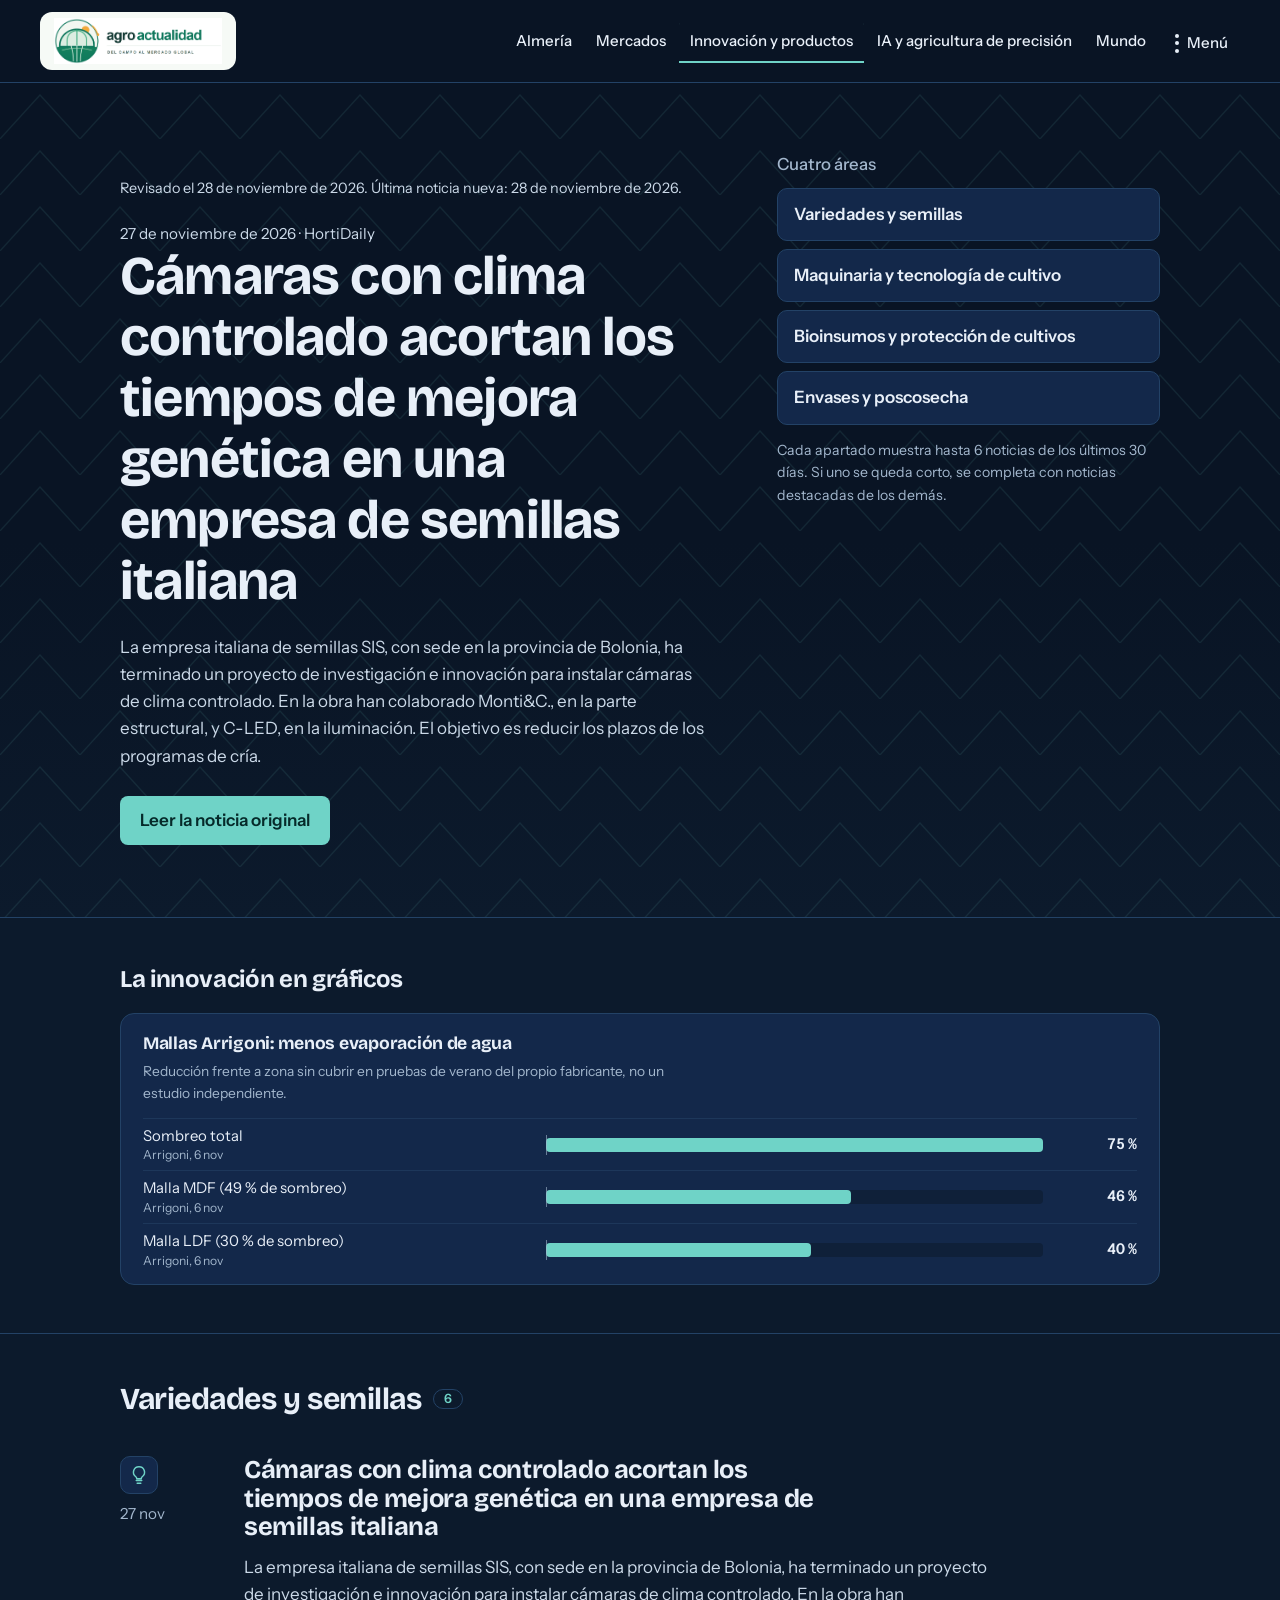
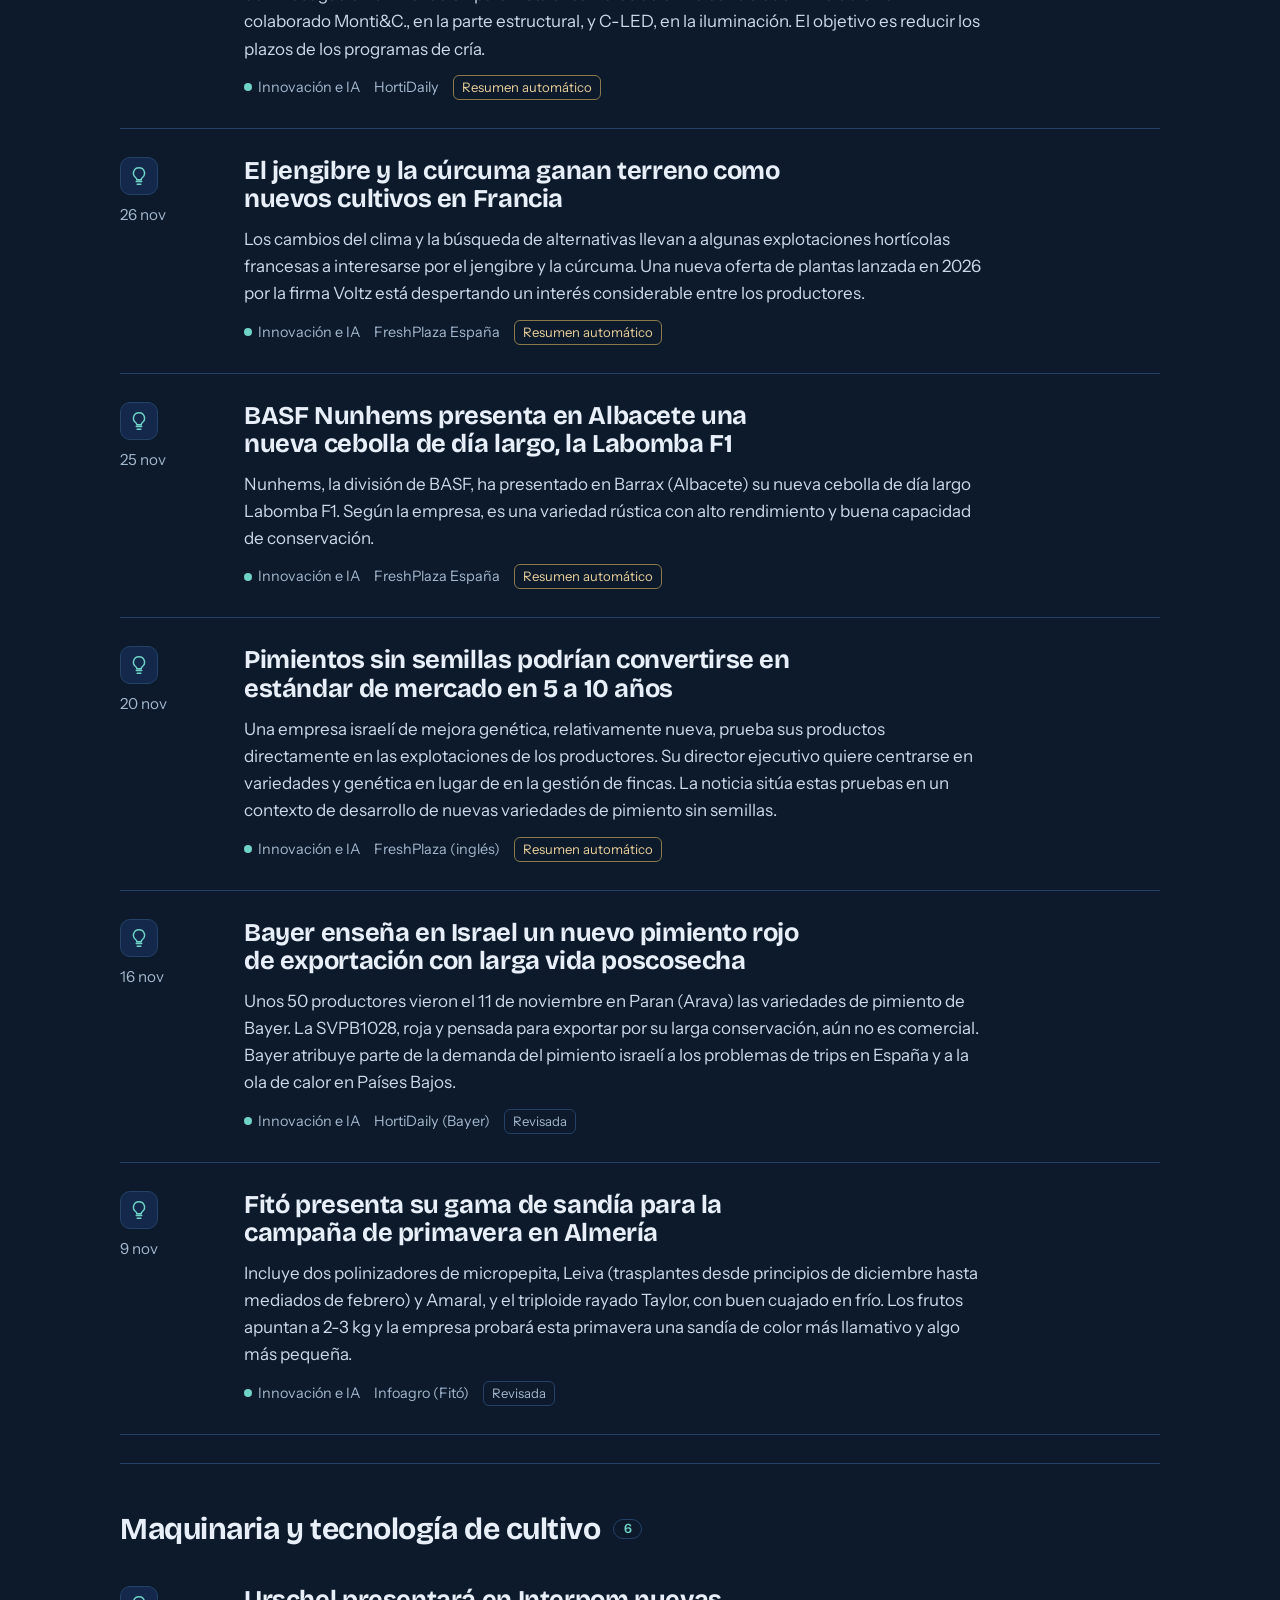
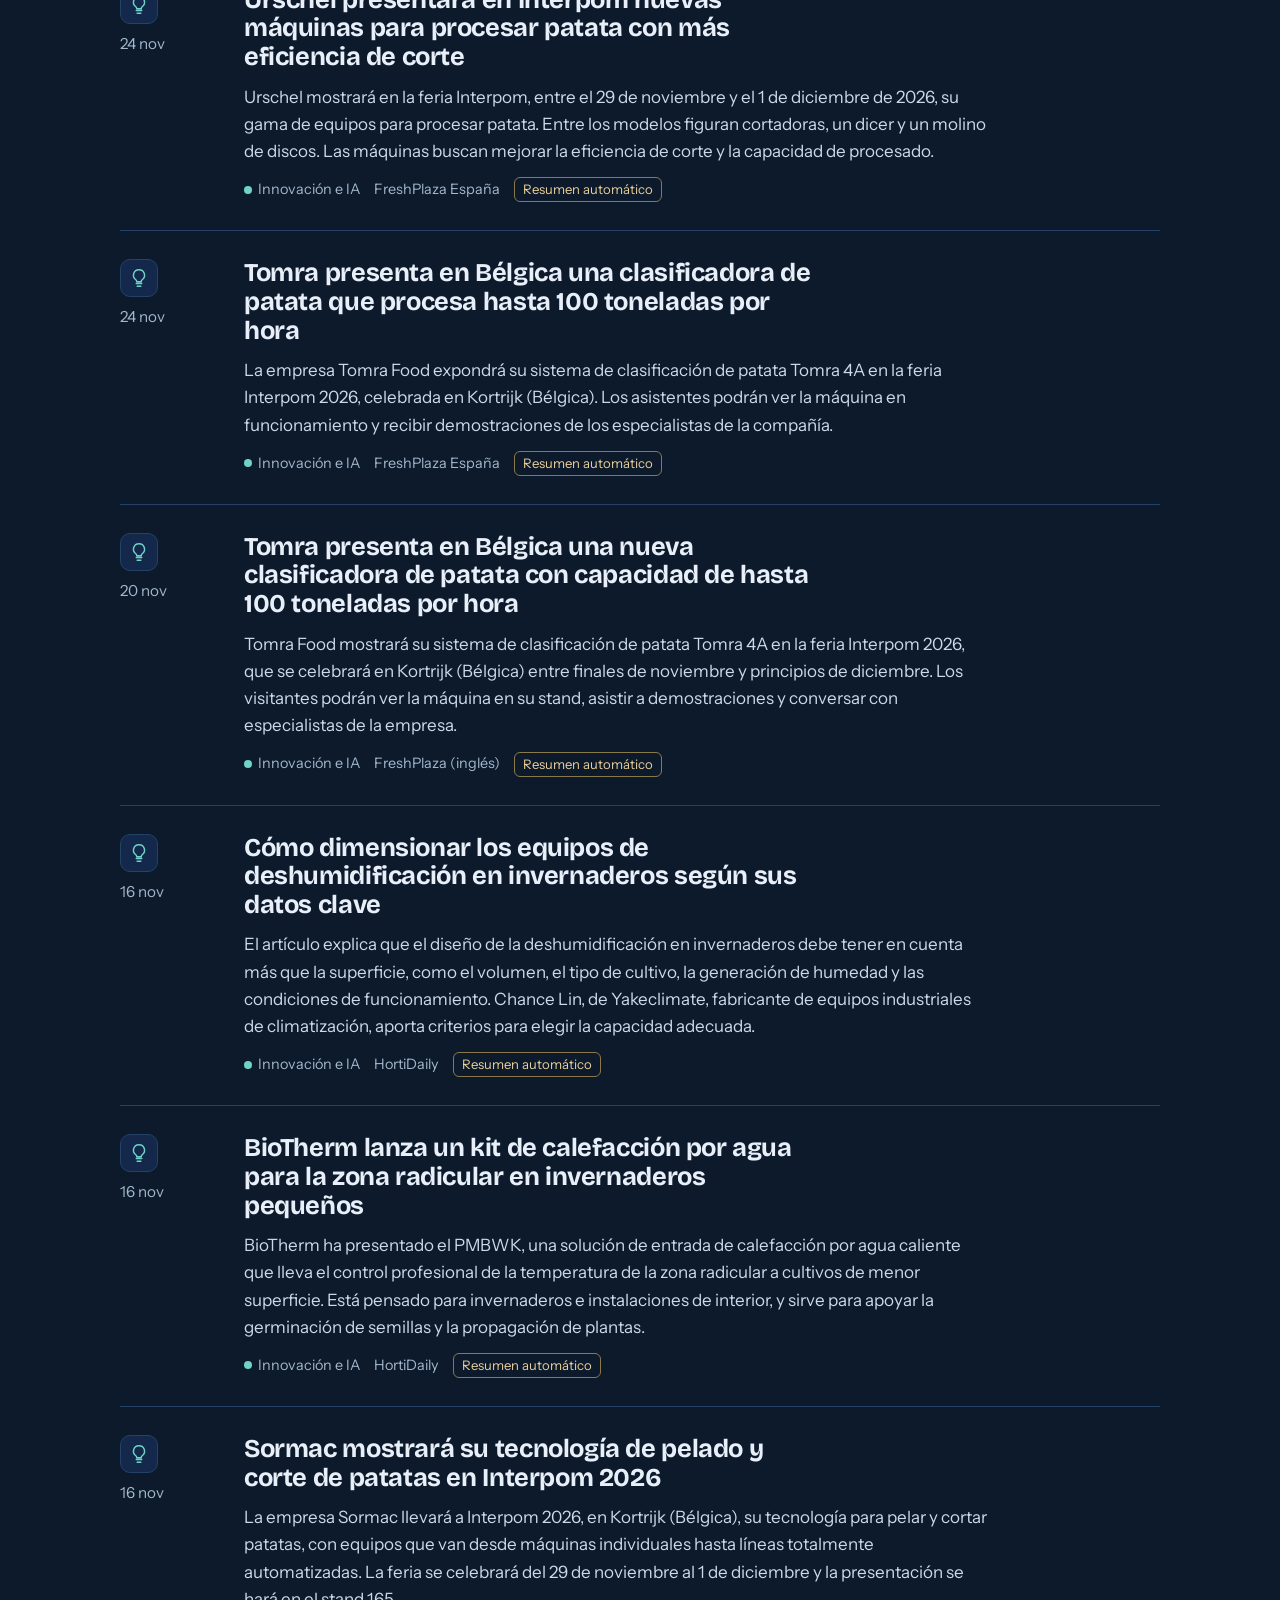
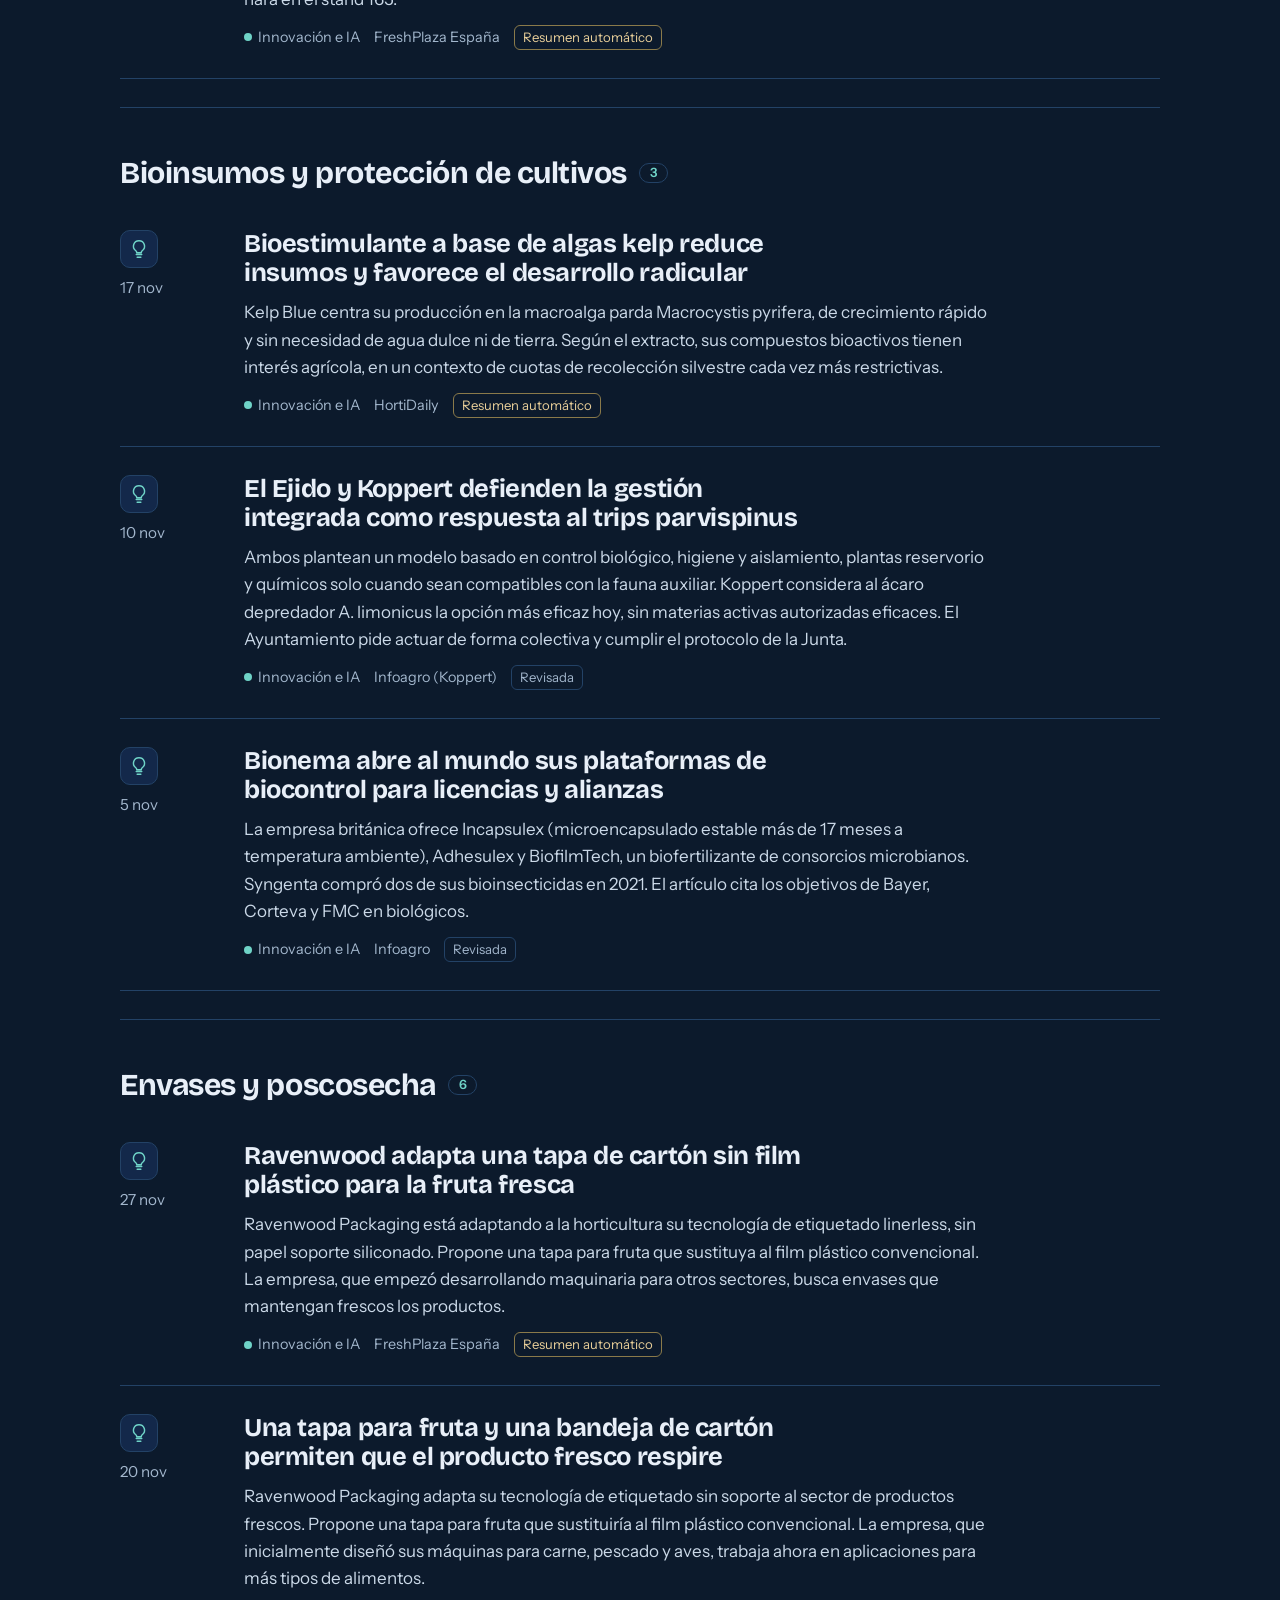
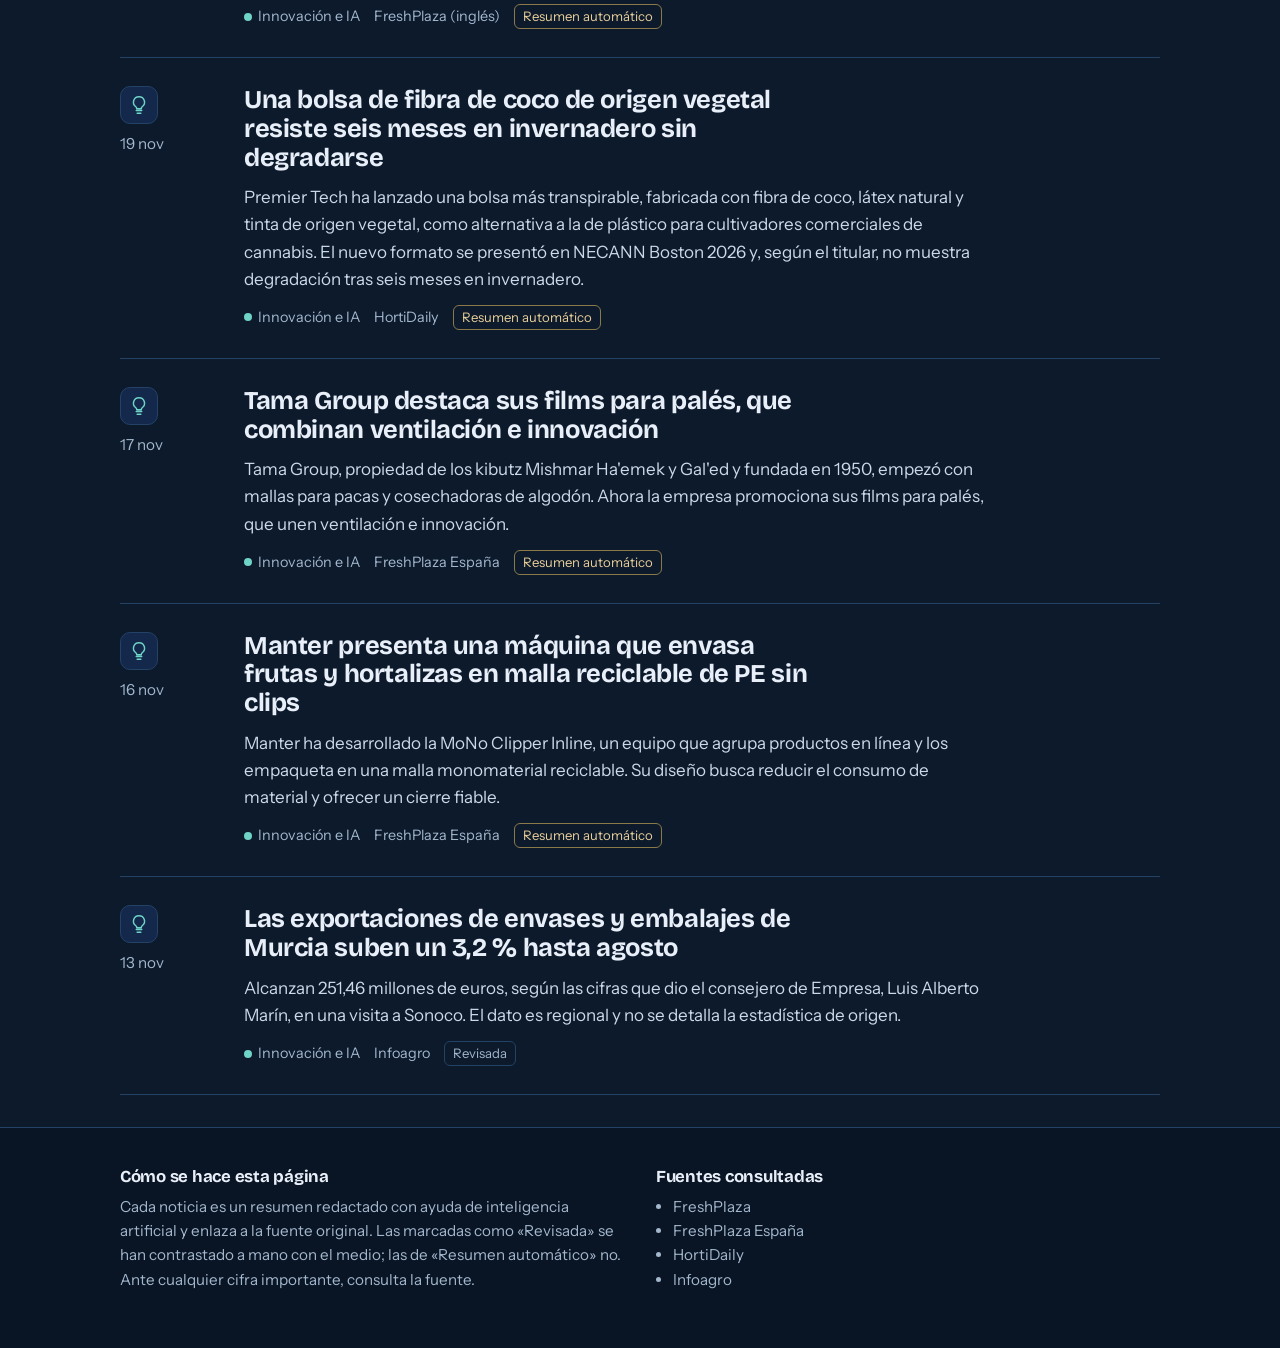
<file: innovacion.html>
<!doctype html>
<html lang="es">
<head>
  <meta charset="utf-8">
  <meta name="viewport" content="width=device-width, initial-scale=1">
  <title>Agro Actualidad: innovación y productos</title>
  <meta name="description" content="Novedades en variedades, maquinaria, bioinsumos y envases para el campo, con enlace a cada fuente.">
  <meta name="theme-color" content="#0c1a2c">
  <link rel="preconnect" href="https://fonts.googleapis.com">
  <link rel="preconnect" href="https://fonts.gstatic.com" crossorigin>
  <link href="https://fonts.googleapis.com/css2?family=Bricolage+Grotesque:opsz,wght@12..96,600;12..96,700&family=Instrument+Sans:wght@400;500;600&display=swap" rel="stylesheet">
  <style>
/* Agro Almería · tema azul profundo, pensado para lectura larga */
:root {
  --bg: #0c1a2c;
  --bg-deep: #091424;
  --surface: #13284a;
  --line: #234266;
  --text: #e8eff8;
  --muted: #a3b7cd;
  --accent: #6fd3c7;
  --accent-ink: #062a2a;
  --max: 1120px;
  --gutter: clamp(18px, 4vw, 40px);
}

* { box-sizing: border-box; }
html { color-scheme: dark; }

body {
  margin: 0;
  background: var(--bg);
  color: var(--text);
  font-family: "Instrument Sans", system-ui, -apple-system, "Segoe UI", sans-serif;
  font-size: 1.0625rem;
  line-height: 1.6;
  -webkit-font-smoothing: antialiased;
}

a { color: inherit; text-decoration-color: color-mix(in srgb, var(--accent) 55%, transparent); text-underline-offset: 3px; }
a:hover { color: var(--accent); }
:focus-visible { outline: 2px solid var(--accent); outline-offset: 3px; border-radius: 3px; }

.wrap { max-width: var(--max); margin: 0 auto; padding: 0 var(--gutter); }

h1, h2, h3 {
  font-family: "Bricolage Grotesque", "Instrument Sans", system-ui, sans-serif;
  font-weight: 700;
  line-height: 1.12;
  letter-spacing: -0.015em;
  margin: 0;
}

/* Cabecera: logo a la izquierda, pestañas desplegables a la derecha */
.masthead { position: relative; background: var(--bg-deep); border-bottom: 1px solid var(--line); z-index: 20; }
.masthead .bar { display: flex; align-items: center; justify-content: space-between; gap: 12px 28px; flex-wrap: wrap; padding-top: 12px; padding-bottom: 12px; }
.logo { display: block; background: #f6faf6; border-radius: 12px; padding: 6px 14px; line-height: 0; }
.logo img { height: 50px; width: auto; display: block; }
.updated { color: var(--muted); font-size: 0.9rem; margin: 0 0 18px; }

.tabs { display: flex; flex-wrap: wrap; gap: 2px 6px; }
.tab > button {
  font: inherit; font-size: 0.97rem; font-weight: 500; color: var(--text); background: none; border: 0;
  padding: 10px 14px; border-radius: 8px; cursor: pointer; display: inline-flex; align-items: center; gap: 8px;
}
.tab > button::after { content: ""; width: 7px; height: 7px; border-right: 1.6px solid currentColor; border-bottom: 1.6px solid currentColor; transform: rotate(45deg) translateY(-2px); opacity: .7; }
.tab > button[aria-expanded="true"] { background: var(--surface); }
.tab > button[aria-expanded="true"]::after { transform: rotate(225deg) translateY(-2px); }
.tab > button:hover { background: color-mix(in srgb, var(--surface) 70%, transparent); }
.tab > button[aria-current="page"] { box-shadow: inset 0 -2px 0 var(--accent); border-radius: 8px 8px 0 0; }
.panel {
  position: absolute; right: var(--gutter); top: 100%; width: min(380px, calc(100vw - 2 * var(--gutter)));
  background: var(--surface); border: 1px solid var(--line); border-radius: 0 0 14px 14px;
  padding: 18px 20px; box-shadow: 0 18px 40px rgba(0,0,0,.35);
}
.panel[hidden] { display: none; }
.panel-intro { margin: 0; color: #cbd9e8; font-size: .97rem; }
.panel-intro strong { color: var(--accent); font-weight: 600; }
.panel-list { list-style: none; margin: 14px 0 0; padding: 0; display: grid; gap: 10px; font-size: .93rem; }
.panel-list a { text-decoration: none; display: block; padding-left: 12px; border-left: 2px solid var(--line); }
.panel-list a:hover { border-left-color: var(--accent); }
.panel-go { display: inline-block; margin-top: 14px; font-weight: 600; color: var(--accent); }

/* Gráficos */
.charts { padding: clamp(28px, 5vw, 48px) 0; border-bottom: 1px solid var(--line); background: var(--bg); }
.charts h2 { font-size: 1.5rem; margin-bottom: 20px; }
.chart-grid { display: grid; grid-template-columns: repeat(auto-fit, minmax(min(100%, 420px), 1fr)); gap: 20px; }
.chart { margin: 0; background: var(--surface); border: 1px solid var(--line); border-radius: 14px; padding: 20px 22px 8px; }
.chart h3 { font-size: 1.1rem; }
.chart figcaption p { color: var(--muted); font-size: .86rem; margin: 6px 0 14px; max-width: 60ch; }
.bars { list-style: none; margin: 0; padding: 0; }
.bars li { display: grid; grid-template-columns: minmax(0, 1.1fr) minmax(0, 1.4fr) auto; gap: 12px; align-items: center; padding: 8px 0; border-top: 1px solid color-mix(in srgb, var(--line) 60%, transparent); }
.bars .lab { font-size: .93rem; line-height: 1.25; }
.bars .lab small { display: block; color: var(--muted); font-size: .76rem; margin-top: 2px; }
.bars .track { position: relative; height: 14px; border-radius: 4px; background: color-mix(in srgb, var(--bg) 55%, transparent); }
.bars .bar { position: absolute; top: 0; bottom: 0; border-radius: 4px; }
.bars .pos { background: var(--accent); }
.bars .neg { background: #f0b45a; }
.bars .zero { position: absolute; top: -3px; bottom: -3px; width: 1px; background: var(--muted); opacity: .6; }
.bars .val { font-variant-numeric: tabular-nums; font-weight: 600; font-size: .93rem; min-width: 5.5em; text-align: right; }
@media (max-width: 520px) { .bars li { grid-template-columns: 1fr auto; } .bars .track { grid-column: 1 / -1; order: 3; } }

/* Iconos de tema */
.when { display: flex; flex-direction: column; align-items: flex-start; gap: 8px; }
.tico { display: inline-grid; place-items: center; width: 38px; height: 38px; border-radius: 10px; background: var(--surface); color: var(--accent); border: 1px solid var(--line); }
.tico[data-tag="sanidad"] { color: #f0b45a; }
.tico[data-tag="clima"] { color: #8fb8ff; }
.tico[data-tag="politica"] { color: #c9b6ff; }
.tico[data-tag="logistica"] { color: #ffa98f; }

/* Portada: tejado de invernadero multicapilla como trama de fondo */
.hero {
  background-color: var(--bg-deep);
  background-image:
    url("data:image/svg+xml,%3Csvg xmlns='http://www.w3.org/2000/svg' width='160' height='56' viewBox='0 0 160 56'%3E%3Cpath d='M0 56 L40 12 L80 56 L120 12 L160 56' fill='none' stroke='%236fd3c7' stroke-opacity='.10' stroke-width='1.2'/%3E%3C/svg%3E"),
    linear-gradient(180deg, rgba(9,20,36,0) 55%, var(--bg) 100%);
  background-repeat: repeat, no-repeat;
  border-bottom: 1px solid var(--line);
}
.hero .wrap {
  display: grid;
  grid-template-columns: minmax(0, 1.55fr) minmax(0, 1fr);
  gap: clamp(28px, 5vw, 72px);
  padding-top: clamp(36px, 6vw, 72px);
  padding-bottom: clamp(40px, 6vw, 72px);
  align-items: start;
}
.lead-meta { color: var(--muted); font-size: 0.95rem; margin: 0 0 14px; }
.lead h1 { font-size: clamp(2rem, 4.6vw, 3.4rem); max-width: 22ch; }
.lead p { color: #cbd9e8; max-width: 62ch; margin: 22px 0 0; }
.lead .go {
  display: inline-block; margin-top: 26px; padding: 11px 20px;
  background: var(--accent); color: var(--accent-ink); font-weight: 600;
  border-radius: 8px; text-decoration: none;
}
.lead .go:hover { background: #8fe0d6; color: var(--accent-ink); }

.figures { margin: 0; padding: 0; list-style: none; border-top: 1px solid var(--line); }
.figures-title { font-size: 1.05rem; color: var(--muted); font-weight: 500; margin: 0 0 14px; font-family: inherit; letter-spacing: 0; }
.figures li { padding: 16px 0; border-bottom: 1px solid var(--line); }
.figures .num { display: block; font-family: "Bricolage Grotesque", sans-serif; font-weight: 700; font-size: 2rem; line-height: 1.1; }
.figures .what { display: block; color: #cbd9e8; font-size: 0.95rem; margin-top: 4px; }
.figures .src { display: block; color: var(--muted); font-size: 0.85rem; margin-top: 6px; }

/* Origen de la noticia (filtro sin JavaScript) */
.origen-filtro { display: flex; flex-wrap: wrap; gap: 8px; margin: 22px 0 4px; align-items: center; }
.origen-filtro input { position: absolute; opacity: 0; pointer-events: none; }
.origen-filtro label { cursor: pointer; padding: 7px 14px; border-radius: 999px; border: 1px solid rgba(255,255,255,.18); color: #cfdcf0; font-size: .92rem; }
.origen-filtro input:checked + label { background: #2f6fd0; border-color: #2f6fd0; color: #fff; }
.origen-filtro input:focus-visible + label { outline: 2px solid #9fc4ff; outline-offset: 2px; }
.chip.origen { --dot: #8fb8ff; font-weight: 600; }
.chip.origen[data-origen="almeria"] { --dot: #9fdc8e; }
.chip.origen[data-origen="espana"] { --dot: #f0b45a; }
.chip.origen[data-origen="europa"] { --dot: #c9b6ff; }

/* Barra de filtros */
.filters-bar { position: sticky; top: 0; z-index: 5; background: color-mix(in srgb, var(--bg) 92%, transparent); backdrop-filter: blur(8px); border-bottom: 1px solid var(--line); }
.filters { display: flex; gap: 8px; padding: 14px 0; overflow-x: auto; scrollbar-width: thin; }
.filters button {
  flex: 0 0 auto; font: inherit; font-size: 0.95rem; color: var(--text);
  background: transparent; border: 1px solid var(--line); border-radius: 999px;
  padding: 6px 15px; cursor: pointer;
}
.filters button:hover { border-color: var(--accent); }
.filters button[aria-pressed="true"] { background: var(--accent); border-color: var(--accent); color: var(--accent-ink); font-weight: 600; }

/* Lista de noticias */
.feed { list-style: none; margin: 0; padding: 12px 0 8px; }
.story {
  display: grid; grid-template-columns: 96px minmax(0, 1fr); gap: 8px 28px;
  padding: 28px 0; border-bottom: 1px solid var(--line);
}
.story[hidden] { display: none; }
.story time { color: var(--muted); font-size: 0.95rem; }
.story h3 { font-size: clamp(1.25rem, 2.4vw, 1.6rem); max-width: 34ch; }
.story h3 a { text-decoration: none; }
.story h3 a:hover { text-decoration: underline; text-decoration-color: var(--accent); }
.story p { color: #cbd9e8; margin: 12px 0 0; max-width: 68ch; }
.story .byline { color: var(--muted); font-size: 0.9rem; margin-top: 12px; display: flex; flex-wrap: wrap; gap: 6px 14px; align-items: center; }
.chip { display: inline-flex; align-items: center; gap: 6px; }
.chip::before { content: ""; width: 8px; height: 8px; border-radius: 50%; background: var(--dot, var(--accent)); }
.chip[data-tag="mercados"] { --dot: #6fd3c7; }
.chip[data-tag="sanidad"] { --dot: #f0a58a; }
.chip[data-tag="clima"] { --dot: #7fb2ff; }
.chip[data-tag="politica"] { --dot: #d6b8ff; }
.chip[data-tag="logistica"] { --dot: #e9cf99; }
.chip[data-tag="campo"] { --dot: #9fdc8e; }
.mark { border: 1px solid var(--line); border-radius: 6px; padding: 1px 8px; font-size: 0.82rem; }
.mark.auto { border-color: #8a7a4a; color: #e9cf99; }
.empty { padding: 40px 0; color: var(--muted); }

/* Pie */
.foot { background: var(--bg-deep); border-top: 1px solid var(--line); margin-top: 24px; padding: 40px 0 56px; color: var(--muted); font-size: 0.95rem; }
.foot .cols { display: grid; grid-template-columns: repeat(2, minmax(0, 1fr)); gap: 32px; }
.foot h2 { font-size: 1.05rem; color: var(--text); margin-bottom: 8px; }
.foot p, .foot ul { margin: 0; max-width: 56ch; }
.foot ul { padding-left: 1.1em; }

@media (max-width: 860px) {
  .hero .wrap { grid-template-columns: 1fr; }
  .story { grid-template-columns: 1fr; gap: 4px; }
  .when { flex-direction: row; align-items: center; gap: 10px; }
  .foot .cols { grid-template-columns: 1fr; }
}

@media (prefers-reduced-motion: reduce) {
  * { scroll-behavior: auto !important; transition: none !important; }
}

/* Ajustes de cabecera: una sola fila en pantallas anchas */
.masthead .wrap { max-width: 1320px; }
.logo img { height: 46px; }
.tab > button { padding: 10px 11px; font-size: 0.94rem; }
.tabs { gap: 0 2px; }

.tab-link { display: inline-flex; align-items: center; padding: 10px 11px; border-radius: 8px; color: var(--text); text-decoration: none; font-weight: 500; font-size: 0.94rem; }
.tab-link:hover { background: color-mix(in srgb, var(--surface) 70%, transparent); color: var(--text); }
.tab-link[aria-current="page"] { box-shadow: inset 0 -2px 0 var(--accent); border-radius: 8px 8px 0 0; }
.tab-link:focus-visible { outline: 2px solid var(--accent); outline-offset: 2px; }

/* Menú de los tres puntos (redes, contacto, reseñas) */
.mas { position: relative; margin-left: 4px; }
.mas > summary {
  list-style: none; cursor: pointer; display: inline-flex; align-items: center; gap: 8px;
  padding: 8px 12px; border-radius: 8px; font-weight: 500; font-size: .94rem; color: var(--text);
}
.mas > summary::-webkit-details-marker { display: none; }
.mas > summary:hover, .mas[open] > summary { background: var(--surface); }
.mas > summary:focus-visible { outline: 2px solid var(--accent); outline-offset: 2px; }
.mas-ico { display: inline-grid; gap: 3.5px; }
.mas-ico i { display: block; width: 4px; height: 4px; border-radius: 50%; background: currentColor; }
.mas-globo {
  position: absolute; right: 0; top: calc(100% + 12px); width: min(320px, calc(100vw - 2 * var(--gutter)));
  background: var(--surface); border: 1px solid var(--line); border-radius: 14px; padding: 8px;
  box-shadow: 0 18px 40px rgba(0,0,0,.4); z-index: 30;
}
.mas-globo::before {
  content: ""; position: absolute; top: -7px; right: 22px; width: 12px; height: 12px; background: var(--surface);
  border-left: 1px solid var(--line); border-top: 1px solid var(--line); transform: rotate(45deg);
}
.mas-item {
  display: flex; width: 100%; justify-content: space-between; align-items: center; gap: 12px; text-align: left;
  font: inherit; font-size: .97rem; color: var(--text); background: none; border: 0; padding: 11px 12px;
  border-radius: 9px; cursor: pointer;
}
.mas-item { text-decoration: none; }
.mas-item:hover { background: color-mix(in srgb, var(--bg-deep) 55%, transparent); }
.mas-item small { color: var(--muted); font-size: .8rem; }
.resenas > summary { list-style: none; }
.resenas > summary::-webkit-details-marker { display: none; }
.resenas[open] > summary { color: var(--accent); }
.resenas form { padding: 6px 12px 12px; display: grid; gap: 10px; }
.resenas label { font-size: .9rem; color: #cbd9e8; }
.resenas textarea {
  width: 100%; min-height: 120px; resize: vertical; font: inherit; font-size: .95rem; color: var(--text);
  background: var(--bg-deep); border: 1px solid var(--line); border-radius: 10px; padding: 10px 12px;
}
.resenas textarea:focus-visible { outline: 2px solid var(--accent); outline-offset: 1px; }
.resenas input[type="email"] { width: 100%; font: inherit; font-size: .95rem; color: var(--text); background: var(--bg-deep); border: 1px solid var(--line); border-radius: 10px; padding: 9px 12px; }
.resenas .enviar:disabled { opacity: .6; cursor: wait; }
.resenas .enviar {
  justify-self: start; font: inherit; font-weight: 600; color: #08201c; background: var(--accent);
  border: 0; border-radius: 9px; padding: 9px 18px; cursor: pointer;
}
.resenas .aviso { margin: 0; font-size: .86rem; color: var(--muted); }
@media (max-width: 860px) { .mas { margin-left: 0; } .mas-globo { right: auto; left: 0; } .mas-globo::before { right: auto; left: 22px; } }

/* Página de Mercados */
.saltos { display: grid; gap: 8px; }
.saltos a { display: block; padding: 12px 16px; border: 1px solid var(--line); border-radius: 10px; background: var(--surface); text-decoration: none; font-weight: 600; }
.saltos a:hover { border-color: var(--accent); color: var(--text); }
.nota { color: var(--muted); font-size: .88rem; margin: 14px 0 0; }
.mercado { padding-top: clamp(28px, 5vw, 48px); scroll-margin-top: 20px; }
.mercado + .mercado { border-top: 1px solid var(--line); margin-top: 20px; }
.mercado h2 { font-size: clamp(1.4rem, 3vw, 1.9rem); display: flex; align-items: center; gap: 12px; }
.mercado .cuenta { font-family: "Instrument Sans", sans-serif; font-size: .8rem; font-weight: 600; color: var(--accent); border: 1px solid var(--line); border-radius: 999px; padding: 2px 10px; }
.empty-sec { color: var(--muted); }
.chip.ajeno { font-style: italic; }

</style>
</head>
<body>
  <header class="masthead">
    <div class="wrap bar">
      <a class="logo" href="./" aria-label="Agro Actualidad, inicio"><img src="assets/logo.png" width="790" height="216" alt="Agro Actualidad: del campo al mercado global"></a>
      <nav class="tabs" aria-label="Secciones">
        <a class="tab-link" href="index.html">Almería</a>
        <a class="tab-link" href="mercados.html">Mercados</a>
        <a class="tab-link" href="innovacion.html" aria-current="page">Innovación y productos</a>
        <a class="tab-link" href="ia.html">IA y agricultura de precisión</a>
        <a class="tab-link" href="mundo.html">Mundo</a>
        <details class="mas" id="menu-mas">
          <summary aria-label="Menú: redes sociales, contacto y reseñas"><span class="mas-ico" aria-hidden="true"><i></i><i></i><i></i></span>Menú</summary>
          <div class="mas-globo">
            <a class="mas-item" href="https://www.instagram.com/agroactualidad2026/" target="_blank" rel="noopener noreferrer">Redes sociales <small>Instagram</small></a>
            <a class="mas-item" href="https://mail.google.com/mail/?view=cm&amp;fs=1&amp;to=agroactualidad2026@gmail.com&amp;su=Contacto%20desde%20Agro%20Actualidad" target="_blank" rel="noopener noreferrer">Contacto <small>Gmail</small></a>
            <details class="resenas">
              <summary class="mas-item">Reseñas</summary>
              <form id="form-resenas" novalidate>
                <label for="texto-resena">Escribe lo que quieras</label>
                <textarea id="texto-resena" name="message" maxlength="2000" required placeholder="Tu opinión, una sugerencia, una noticia que echas en falta…"></textarea>
                <label for="correo-resena">Tu correo (opcional, solo si quieres respuesta)</label>
                <input id="correo-resena" name="email" type="email" maxlength="120" autocomplete="email">
                <input type="text" name="_honey" tabindex="-1" autocomplete="off" aria-hidden="true" style="position:absolute;left:-9999px;opacity:0;height:0;width:0">
                <button type="submit" class="enviar">Enviar</button>
                <p class="aviso" id="aviso-resenas" role="status">Máximo 3 mensajes cada 24 horas. Llegan directamente a mi correo.</p>
              </form>
            </details>
          </div>
        </details>
        <script>
          (function () {
            var m = document.getElementById('menu-mas'); if (!m) return;
            document.addEventListener('click', function (e) { if (m.open && !m.contains(e.target)) m.open = false; });
            document.addEventListener('keydown', function (e) { if (e.key === 'Escape') m.open = false; });
            var f = document.getElementById('form-resenas'); if (!f) return;
            var aviso = document.getElementById('aviso-resenas'), KEY = 'resenas_envios', MAX = 3, DIA = 86400000;
            function leer() { try { var a = JSON.parse(localStorage.getItem(KEY) || '[]'); var n = Date.now(); return a.filter(function (x) { return n - x < DIA; }); } catch (e) { return []; } }
            function guardar(a) { try { localStorage.setItem(KEY, JSON.stringify(a)); } catch (e) {} }
            f.addEventListener('submit', function (e) {
              e.preventDefault();
              var txt = f.elements['message'].value.trim();
              if (txt.length < 5) { aviso.textContent = 'Escribe al menos unas palabras antes de enviar.'; return; }
              var env = leer();
              if (env.length >= MAX) { aviso.textContent = 'Has llegado al máximo de 3 mensajes en 24 horas. Vuelve a intentarlo mañana.'; return; }
              var btn = f.querySelector('.enviar'); btn.disabled = true; aviso.textContent = 'Enviando…';
              var datos = { message: txt, email: f.elements['email'].value.trim(), _honey: f.elements['_honey'].value,
                _subject: 'Nueva reseña en Agro Actualidad', _captcha: 'false', _template: 'table' };
              fetch('https://formsubmit.co/ajax/agroactualidad2026@gmail.com', { method: 'POST',
                headers: { 'Content-Type': 'application/json', 'Accept': 'application/json' }, body: JSON.stringify(datos) })
                .then(function (r) { return r.json().then(function (j) { return { ok: r.ok, j: j }; }); })
                .then(function (r) {
                  if (r.ok && String(r.j.success) !== 'false') {
                    env.push(Date.now()); guardar(env); f.reset();
                    aviso.textContent = '¡Gracias! Tu mensaje ha llegado. Te quedan ' + (MAX - env.length) + ' en las próximas 24 horas.';
                  } else { aviso.textContent = 'No se pudo enviar ahora. Inténtalo más tarde o usa «Contacto».'; }
                })
                .catch(function () { aviso.textContent = 'No se pudo enviar ahora. Inténtalo más tarde o usa «Contacto».'; })
                .then(function () { btn.disabled = false; });
            });
          })();
        </script>
      </nav>
    </div>
  </header>

  <section class="hero" aria-labelledby="lead-title">
    <div class="wrap">
      <article class="lead" id="destacada">
        <p class="updated">Revisado el 28 de noviembre de 2026. Última noticia nueva: 28 de noviembre de 2026.</p>
        <p class="lead-meta">27 de noviembre de 2026 · HortiDaily</p>
        <h1 id="lead-title">Cámaras con clima controlado acortan los tiempos de mejora genética en una empresa de semillas italiana</h1>
        <p>La empresa italiana de semillas SIS, con sede en la provincia de Bolonia, ha terminado un proyecto de investigación e innovación para instalar cámaras de clima controlado. En la obra han colaborado Monti&amp;C., en la parte estructural, y C-LED, en la iluminación. El objetivo es reducir los plazos de los programas de cría.</p>
        <a class="go" href="https://www.hortidaily.com/article/9896474/climate-controlled-chambers-help-shorten-breeding-times/" rel="noopener" target="_blank">Leer la noticia original</a>
      </article>
      <aside aria-labelledby="salto-title">
        <h2 class="figures-title" id="salto-title">Cuatro áreas</h2>
        <nav class="saltos"><a href="#n-variedades">Variedades y semillas</a><a href="#n-maquinaria">Maquinaria y tecnología de cultivo</a><a href="#n-bioinsumos">Bioinsumos y protección de cultivos</a><a href="#n-envases">Envases y poscosecha</a></nav>
        <p class="nota">Cada apartado muestra hasta 6 noticias de los últimos 30 días. Si uno se queda corto, se completa con noticias destacadas de los demás.</p>
      </aside>
    </div>
  </section>

  <section class="charts" id="graficos" aria-labelledby="charts-title">
    <div class="wrap">
      <h2 id="charts-title">La innovación en gráficos</h2>
      <div class="chart-grid">
      <figure class="chart">
        <figcaption><h3>Mallas Arrigoni: menos evaporación de agua</h3><p>Reducción frente a zona sin cubrir en pruebas de verano del propio fabricante, no un estudio independiente.</p></figcaption>
        <ul class="bars">
          <li>
            <span class="lab">Sombreo total<small>Arrigoni, 6 nov</small></span>
            <span class="track"><i class="bar pos" style="left:0.0%;width:100.0%"></i><i class="zero" style="left:0.0%"></i></span>
            <span class="val">75 %</span>
          </li>
          <li>
            <span class="lab">Malla MDF (49 % de sombreo)<small>Arrigoni, 6 nov</small></span>
            <span class="track"><i class="bar pos" style="left:0.0%;width:61.3%"></i><i class="zero" style="left:0.0%"></i></span>
            <span class="val">46 %</span>
          </li>
          <li>
            <span class="lab">Malla LDF (30 % de sombreo)<small>Arrigoni, 6 nov</small></span>
            <span class="track"><i class="bar pos" style="left:0.0%;width:53.3%"></i><i class="zero" style="left:0.0%"></i></span>
            <span class="val">40 %</span>
          </li>
        </ul>
      </figure>
      </div>
    </div>
  </section>

  <div class="wrap"></div>
  <main class="wrap mercados">
    <section class="mercado" id="n-variedades">
      <h2>Variedades y semillas <span class="cuenta">6</span></h2>
      <ul class="feed">
      <li class="story" id="i-climate-controlled-chambers-help-shorten-breeding-2026-11-27" data-tag="innovacion">
        <div class="when"><span class="tico" data-tag="innovacion"><svg class="ico" viewBox="0 0 24 24" width="22" height="22" fill="none" stroke="currentColor" stroke-width="1.6" stroke-linecap="round" stroke-linejoin="round" aria-hidden="true"><path d="M9 18h6M10 21h4M12 3a6 6 0 0 0-3.5 10.9c.6.5 1 1.2 1 2V16h5v-.1c0-.8.4-1.5 1-2A6 6 0 0 0 12 3z"/></svg></span><time datetime="2026-11-27">27 nov</time></div>
        <div>
          <h3><a href="https://www.hortidaily.com/article/9896474/climate-controlled-chambers-help-shorten-breeding-times/" rel="noopener" target="_blank">Cámaras con clima controlado acortan los tiempos de mejora genética en una empresa de semillas italiana</a></h3>
          <p>La empresa italiana de semillas SIS, con sede en la provincia de Bolonia, ha terminado un proyecto de investigación e innovación para instalar cámaras de clima controlado. En la obra han colaborado Monti&amp;C., en la parte estructural, y C-LED, en la iluminación. El objetivo es reducir los plazos de los programas de cría.</p>
          <div class="byline">
            <span class="chip" data-tag="innovacion">Innovación e IA</span>
            
            
            
            <span>HortiDaily</span>
            <span class="mark auto">Resumen automático</span>
          </div>
        </div>
      </li>
      <li class="story" id="i-jengibre-y-c-rcuma-ser-n-los-cultivos-del-futuro-e-2026-11-26" data-tag="innovacion">
        <div class="when"><span class="tico" data-tag="innovacion"><svg class="ico" viewBox="0 0 24 24" width="22" height="22" fill="none" stroke="currentColor" stroke-width="1.6" stroke-linecap="round" stroke-linejoin="round" aria-hidden="true"><path d="M9 18h6M10 21h4M12 3a6 6 0 0 0-3.5 10.9c.6.5 1 1.2 1 2V16h5v-.1c0-.8.4-1.5 1-2A6 6 0 0 0 12 3z"/></svg></span><time datetime="2026-11-26">26 nov</time></div>
        <div>
          <h3><a href="https://www.freshplaza.es/spain/article/9895621/jengibre-y-curcuma-seran-los-cultivos-del-futuro-en-francia/" rel="noopener" target="_blank">El jengibre y la cúrcuma ganan terreno como nuevos cultivos en Francia</a></h3>
          <p>Los cambios del clima y la búsqueda de alternativas llevan a algunas explotaciones hortícolas francesas a interesarse por el jengibre y la cúrcuma. Una nueva oferta de plantas lanzada en 2026 por la firma Voltz está despertando un interés considerable entre los productores.</p>
          <div class="byline">
            <span class="chip" data-tag="innovacion">Innovación e IA</span>
            
            
            
            <span>FreshPlaza España</span>
            <span class="mark auto">Resumen automático</span>
          </div>
        </div>
      </li>
      <li class="story" id="i-con-esta-variedad-cubrimos-las-necesidades-de-la-2026-11-25" data-tag="innovacion">
        <div class="when"><span class="tico" data-tag="innovacion"><svg class="ico" viewBox="0 0 24 24" width="22" height="22" fill="none" stroke="currentColor" stroke-width="1.6" stroke-linecap="round" stroke-linejoin="round" aria-hidden="true"><path d="M9 18h6M10 21h4M12 3a6 6 0 0 0-3.5 10.9c.6.5 1 1.2 1 2V16h5v-.1c0-.8.4-1.5 1-2A6 6 0 0 0 12 3z"/></svg></span><time datetime="2026-11-25">25 nov</time></div>
        <div>
          <h3><a href="https://www.freshplaza.es/spain/article/9896340/con-esta-variedad-cubrimos-las-necesidades-de-la-industria-los-empaquetadores-y-los-mercados-mayoristas/" rel="noopener" target="_blank">BASF Nunhems presenta en Albacete una nueva cebolla de día largo, la Labomba F1</a></h3>
          <p>Nunhems, la división de BASF, ha presentado en Barrax (Albacete) su nueva cebolla de día largo Labomba F1. Según la empresa, es una variedad rústica con alto rendimiento y buena capacidad de conservación.</p>
          <div class="byline">
            <span class="chip" data-tag="innovacion">Innovación e IA</span>
            
            
            
            <span>FreshPlaza España</span>
            <span class="mark auto">Resumen automático</span>
          </div>
        </div>
      </li>
      <li class="story" id="i-in-5-to-10-years-seedless-bell-peppers-should-be-2026-11-20" data-tag="innovacion">
        <div class="when"><span class="tico" data-tag="innovacion"><svg class="ico" viewBox="0 0 24 24" width="22" height="22" fill="none" stroke="currentColor" stroke-width="1.6" stroke-linecap="round" stroke-linejoin="round" aria-hidden="true"><path d="M9 18h6M10 21h4M12 3a6 6 0 0 0-3.5 10.9c.6.5 1 1.2 1 2V16h5v-.1c0-.8.4-1.5 1-2A6 6 0 0 0 12 3z"/></svg></span><time datetime="2026-11-20">20 nov</time></div>
        <div>
          <h3><a href="https://www.freshplaza.com/north-america/article/9894517/in-5-to-10-years-seedless-bell-peppers-should-be-a-market-standard/" rel="noopener" target="_blank">Pimientos sin semillas podrían convertirse en estándar de mercado en 5 a 10 años</a></h3>
          <p>Una empresa israelí de mejora genética, relativamente nueva, prueba sus productos directamente en las explotaciones de los productores. Su director ejecutivo quiere centrarse en variedades y genética en lugar de en la gestión de fincas. La noticia sitúa estas pruebas en un contexto de desarrollo de nuevas variedades de pimiento sin semillas.</p>
          <div class="byline">
            <span class="chip" data-tag="innovacion">Innovación e IA</span>
            
            
            
            <span>FreshPlaza (inglés)</span>
            <span class="mark auto">Resumen automático</span>
          </div>
        </div>
      </li>
      <li class="story" id="i-pimiento-bayer-arava-2026-11-16" data-tag="innovacion">
        <div class="when"><span class="tico" data-tag="innovacion"><svg class="ico" viewBox="0 0 24 24" width="22" height="22" fill="none" stroke="currentColor" stroke-width="1.6" stroke-linecap="round" stroke-linejoin="round" aria-hidden="true"><path d="M9 18h6M10 21h4M12 3a6 6 0 0 0-3.5 10.9c.6.5 1 1.2 1 2V16h5v-.1c0-.8.4-1.5 1-2A6 6 0 0 0 12 3z"/></svg></span><time datetime="2026-11-16">16 nov</time></div>
        <div>
          <h3><a href="https://www.hortidaily.com/article/9892732/bayer-introduces-red-export-bell-pepper-for-growers-in-arava-valley/" rel="noopener" target="_blank">Bayer enseña en Israel un nuevo pimiento rojo de exportación con larga vida poscosecha</a></h3>
          <p>Unos 50 productores vieron el 11 de noviembre en Paran (Arava) las variedades de pimiento de Bayer. La SVPB1028, roja y pensada para exportar por su larga conservación, aún no es comercial. Bayer atribuye parte de la demanda del pimiento israelí a los problemas de trips en España y a la ola de calor en Países Bajos.</p>
          <div class="byline">
            <span class="chip" data-tag="innovacion">Innovación e IA</span>
            
            
            
            <span>HortiDaily (Bayer)</span>
            <span class="mark">Revisada</span>
          </div>
        </div>
      </li>
      <li class="story" id="i-sandia-fito-gama-2026-11-09" data-tag="innovacion">
        <div class="when"><span class="tico" data-tag="innovacion"><svg class="ico" viewBox="0 0 24 24" width="22" height="22" fill="none" stroke="currentColor" stroke-width="1.6" stroke-linecap="round" stroke-linejoin="round" aria-hidden="true"><path d="M9 18h6M10 21h4M12 3a6 6 0 0 0-3.5 10.9c.6.5 1 1.2 1 2V16h5v-.1c0-.8.4-1.5 1-2A6 6 0 0 0 12 3z"/></svg></span><time datetime="2026-11-09">9 nov</time></div>
        <div>
          <h3><a href="https://www.infoagro.com/noticias/2026/fito_apuesta_por_la_productividad__la_calidad_y_la_rentabilidad_del_ag.asp" rel="noopener" target="_blank">Fitó presenta su gama de sandía para la campaña de primavera en Almería</a></h3>
          <p>Incluye dos polinizadores de micropepita, Leiva (trasplantes desde principios de diciembre hasta mediados de febrero) y Amaral, y el triploide rayado Taylor, con buen cuajado en frío. Los frutos apuntan a 2-3 kg y la empresa probará esta primavera una sandía de color más llamativo y algo más pequeña.</p>
          <div class="byline">
            <span class="chip" data-tag="innovacion">Innovación e IA</span>
            
            
            
            <span>Infoagro (Fitó)</span>
            <span class="mark">Revisada</span>
          </div>
        </div>
      </li>
      </ul>
    </section>
    <section class="mercado" id="n-maquinaria">
      <h2>Maquinaria y tecnología de cultivo <span class="cuenta">6</span></h2>
      <ul class="feed">
      <li class="story" id="i-nueva-maquinaria-de-procesamiento-de-patata-para-m-2026-11-24" data-tag="innovacion">
        <div class="when"><span class="tico" data-tag="innovacion"><svg class="ico" viewBox="0 0 24 24" width="22" height="22" fill="none" stroke="currentColor" stroke-width="1.6" stroke-linecap="round" stroke-linejoin="round" aria-hidden="true"><path d="M9 18h6M10 21h4M12 3a6 6 0 0 0-3.5 10.9c.6.5 1 1.2 1 2V16h5v-.1c0-.8.4-1.5 1-2A6 6 0 0 0 12 3z"/></svg></span><time datetime="2026-11-24">24 nov</time></div>
        <div>
          <h3><a href="https://www.freshplaza.es/spain/article/9894199/nueva-maquinaria-de-procesamiento-de-patata-para-mejorar-la-eficiencia-de-corte-y-la-capacidad/" rel="noopener" target="_blank">Urschel presentará en Interpom nuevas máquinas para procesar patata con más eficiencia de corte</a></h3>
          <p>Urschel mostrará en la feria Interpom, entre el 29 de noviembre y el 1 de diciembre de 2026, su gama de equipos para procesar patata. Entre los modelos figuran cortadoras, un dicer y un molino de discos. Las máquinas buscan mejorar la eficiencia de corte y la capacidad de procesado.</p>
          <div class="byline">
            <span class="chip" data-tag="innovacion">Innovación e IA</span>
            
            
            
            <span>FreshPlaza España</span>
            <span class="mark auto">Resumen automático</span>
          </div>
        </div>
      </li>
      <li class="story" id="i-nueva-clasificadora-de-patatas-que-maneja-hasta-10-2026-11-24" data-tag="innovacion">
        <div class="when"><span class="tico" data-tag="innovacion"><svg class="ico" viewBox="0 0 24 24" width="22" height="22" fill="none" stroke="currentColor" stroke-width="1.6" stroke-linecap="round" stroke-linejoin="round" aria-hidden="true"><path d="M9 18h6M10 21h4M12 3a6 6 0 0 0-3.5 10.9c.6.5 1 1.2 1 2V16h5v-.1c0-.8.4-1.5 1-2A6 6 0 0 0 12 3z"/></svg></span><time datetime="2026-11-24">24 nov</time></div>
        <div>
          <h3><a href="https://www.freshplaza.es/spain/article/9895117/nueva-clasificadora-de-patatas-que-maneja-hasta-100-toneladas-por-hora/" rel="noopener" target="_blank">Tomra presenta en Bélgica una clasificadora de patata que procesa hasta 100 toneladas por hora</a></h3>
          <p>La empresa Tomra Food expondrá su sistema de clasificación de patata Tomra 4A en la feria Interpom 2026, celebrada en Kortrijk (Bélgica). Los asistentes podrán ver la máquina en funcionamiento y recibir demostraciones de los especialistas de la compañía.</p>
          <div class="byline">
            <span class="chip" data-tag="innovacion">Innovación e IA</span>
            
            
            
            <span>FreshPlaza España</span>
            <span class="mark auto">Resumen automático</span>
          </div>
        </div>
      </li>
      <li class="story" id="i-new-potato-sorter-handles-up-to-100-tons-per-hour-2026-11-20" data-tag="innovacion">
        <div class="when"><span class="tico" data-tag="innovacion"><svg class="ico" viewBox="0 0 24 24" width="22" height="22" fill="none" stroke="currentColor" stroke-width="1.6" stroke-linecap="round" stroke-linejoin="round" aria-hidden="true"><path d="M9 18h6M10 21h4M12 3a6 6 0 0 0-3.5 10.9c.6.5 1 1.2 1 2V16h5v-.1c0-.8.4-1.5 1-2A6 6 0 0 0 12 3z"/></svg></span><time datetime="2026-11-20">20 nov</time></div>
        <div>
          <h3><a href="https://www.freshplaza.com/north-america/article/9895064/new-potato-sorter-handles-up-to-100-tons-per-hour/" rel="noopener" target="_blank">Tomra presenta en Bélgica una nueva clasificadora de patata con capacidad de hasta 100 toneladas por hora</a></h3>
          <p>Tomra Food mostrará su sistema de clasificación de patata Tomra 4A en la feria Interpom 2026, que se celebrará en Kortrijk (Bélgica) entre finales de noviembre y principios de diciembre. Los visitantes podrán ver la máquina en su stand, asistir a demostraciones y conversar con especialistas de la empresa.</p>
          <div class="byline">
            <span class="chip" data-tag="innovacion">Innovación e IA</span>
            
            
            
            <span>FreshPlaza (inglés)</span>
            <span class="mark auto">Resumen automático</span>
          </div>
        </div>
      </li>
      <li class="story" id="i-sizing-greenhouse-dehumidification-equipment-the-d-2026-11-16" data-tag="innovacion">
        <div class="when"><span class="tico" data-tag="innovacion"><svg class="ico" viewBox="0 0 24 24" width="22" height="22" fill="none" stroke="currentColor" stroke-width="1.6" stroke-linecap="round" stroke-linejoin="round" aria-hidden="true"><path d="M9 18h6M10 21h4M12 3a6 6 0 0 0-3.5 10.9c.6.5 1 1.2 1 2V16h5v-.1c0-.8.4-1.5 1-2A6 6 0 0 0 12 3z"/></svg></span><time datetime="2026-11-16">16 nov</time></div>
        <div>
          <h3><a href="https://www.hortidaily.com/article/9893198/sizing-greenhouse-dehumidification-equipment-the-data-needed-for-selection/" rel="noopener" target="_blank">Cómo dimensionar los equipos de deshumidificación en invernaderos según sus datos clave</a></h3>
          <p>El artículo explica que el diseño de la deshumidificación en invernaderos debe tener en cuenta más que la superficie, como el volumen, el tipo de cultivo, la generación de humedad y las condiciones de funcionamiento. Chance Lin, de Yakeclimate, fabricante de equipos industriales de climatización, aporta criterios para elegir la capacidad adecuada.</p>
          <div class="byline">
            <span class="chip" data-tag="innovacion">Innovación e IA</span>
            
            
            
            <span>HortiDaily</span>
            <span class="mark auto">Resumen automático</span>
          </div>
        </div>
      </li>
      <li class="story" id="i-biotherm-introduces-panel-mounted-benchwarmer-kit-2026-11-16" data-tag="innovacion">
        <div class="when"><span class="tico" data-tag="innovacion"><svg class="ico" viewBox="0 0 24 24" width="22" height="22" fill="none" stroke="currentColor" stroke-width="1.6" stroke-linecap="round" stroke-linejoin="round" aria-hidden="true"><path d="M9 18h6M10 21h4M12 3a6 6 0 0 0-3.5 10.9c.6.5 1 1.2 1 2V16h5v-.1c0-.8.4-1.5 1-2A6 6 0 0 0 12 3z"/></svg></span><time datetime="2026-11-16">16 nov</time></div>
        <div>
          <h3><a href="https://www.hortidaily.com/article/9893074/biotherm-introduces-panel-mounted-benchwarmer-kit-for-root-zone-heating/" rel="noopener" target="_blank">BioTherm lanza un kit de calefacción por agua para la zona radicular en invernaderos pequeños</a></h3>
          <p>BioTherm ha presentado el PMBWK, una solución de entrada de calefacción por agua caliente que lleva el control profesional de la temperatura de la zona radicular a cultivos de menor superficie. Está pensado para invernaderos e instalaciones de interior, y sirve para apoyar la germinación de semillas y la propagación de plantas.</p>
          <div class="byline">
            <span class="chip" data-tag="innovacion">Innovación e IA</span>
            
            
            
            <span>HortiDaily</span>
            <span class="mark auto">Resumen automático</span>
          </div>
        </div>
      </li>
      <li class="story" id="i-sormac-presentar-su-tecnolog-a-de-pelado-y-corte-d-2026-11-16" data-tag="innovacion">
        <div class="when"><span class="tico" data-tag="innovacion"><svg class="ico" viewBox="0 0 24 24" width="22" height="22" fill="none" stroke="currentColor" stroke-width="1.6" stroke-linecap="round" stroke-linejoin="round" aria-hidden="true"><path d="M9 18h6M10 21h4M12 3a6 6 0 0 0-3.5 10.9c.6.5 1 1.2 1 2V16h5v-.1c0-.8.4-1.5 1-2A6 6 0 0 0 12 3z"/></svg></span><time datetime="2026-11-16">16 nov</time></div>
        <div>
          <h3><a href="https://www.freshplaza.es/spain/article/9893221/sormac-presentara-su-tecnologia-de-pelado-y-corte-de-patatas-en-interpom/" rel="noopener" target="_blank">Sormac mostrará su tecnología de pelado y corte de patatas en Interpom 2026</a></h3>
          <p>La empresa Sormac llevará a Interpom 2026, en Kortrijk (Bélgica), su tecnología para pelar y cortar patatas, con equipos que van desde máquinas individuales hasta líneas totalmente automatizadas. La feria se celebrará del 29 de noviembre al 1 de diciembre y la presentación se hará en el stand 165.</p>
          <div class="byline">
            <span class="chip" data-tag="innovacion">Innovación e IA</span>
            
            
            
            <span>FreshPlaza España</span>
            <span class="mark auto">Resumen automático</span>
          </div>
        </div>
      </li>
      </ul>
    </section>
    <section class="mercado" id="n-bioinsumos">
      <h2>Bioinsumos y protección de cultivos <span class="cuenta">3</span></h2>
      <ul class="feed">
      <li class="story" id="i-kelp-based-biostimulant-cuts-inputs-while-boosting-2026-11-17" data-tag="innovacion">
        <div class="when"><span class="tico" data-tag="innovacion"><svg class="ico" viewBox="0 0 24 24" width="22" height="22" fill="none" stroke="currentColor" stroke-width="1.6" stroke-linecap="round" stroke-linejoin="round" aria-hidden="true"><path d="M9 18h6M10 21h4M12 3a6 6 0 0 0-3.5 10.9c.6.5 1 1.2 1 2V16h5v-.1c0-.8.4-1.5 1-2A6 6 0 0 0 12 3z"/></svg></span><time datetime="2026-11-17">17 nov</time></div>
        <div>
          <h3><a href="https://www.hortidaily.com/article/9892777/kelp-based-biostimulant-cuts-inputs-while-boosting-root-development-and-yields/" rel="noopener" target="_blank">Bioestimulante a base de algas kelp reduce insumos y favorece el desarrollo radicular</a></h3>
          <p>Kelp Blue centra su producción en la macroalga parda Macrocystis pyrifera, de crecimiento rápido y sin necesidad de agua dulce ni de tierra. Según el extracto, sus compuestos bioactivos tienen interés agrícola, en un contexto de cuotas de recolección silvestre cada vez más restrictivas.</p>
          <div class="byline">
            <span class="chip" data-tag="innovacion">Innovación e IA</span>
            
            
            
            <span>HortiDaily</span>
            <span class="mark auto">Resumen automático</span>
          </div>
        </div>
      </li>
      <li class="story" id="i-koppert-el-ejido-gestion-integrada-2026-11-10" data-tag="innovacion">
        <div class="when"><span class="tico" data-tag="innovacion"><svg class="ico" viewBox="0 0 24 24" width="22" height="22" fill="none" stroke="currentColor" stroke-width="1.6" stroke-linecap="round" stroke-linejoin="round" aria-hidden="true"><path d="M9 18h6M10 21h4M12 3a6 6 0 0 0-3.5 10.9c.6.5 1 1.2 1 2V16h5v-.1c0-.8.4-1.5 1-2A6 6 0 0 0 12 3z"/></svg></span><time datetime="2026-11-10">10 nov</time></div>
        <div>
          <h3><a href="https://www.infoagro.com/noticias/2026/el_ayuntamiento_de_el_ejido_y_koppert_reconocen_la_importancia_de_la_l.asp" rel="noopener" target="_blank">El Ejido y Koppert defienden la gestión integrada como respuesta al trips parvispinus</a></h3>
          <p>Ambos plantean un modelo basado en control biológico, higiene y aislamiento, plantas reservorio y químicos solo cuando sean compatibles con la fauna auxiliar. Koppert considera al ácaro depredador A. limonicus la opción más eficaz hoy, sin materias activas autorizadas eficaces. El Ayuntamiento pide actuar de forma colectiva y cumplir el protocolo de la Junta.</p>
          <div class="byline">
            <span class="chip" data-tag="innovacion">Innovación e IA</span>
            
            
            
            <span>Infoagro (Koppert)</span>
            <span class="mark">Revisada</span>
          </div>
        </div>
      </li>
      <li class="story" id="i-bionema-licencias-2026-11-05" data-tag="innovacion">
        <div class="when"><span class="tico" data-tag="innovacion"><svg class="ico" viewBox="0 0 24 24" width="22" height="22" fill="none" stroke="currentColor" stroke-width="1.6" stroke-linecap="round" stroke-linejoin="round" aria-hidden="true"><path d="M9 18h6M10 21h4M12 3a6 6 0 0 0-3.5 10.9c.6.5 1 1.2 1 2V16h5v-.1c0-.8.4-1.5 1-2A6 6 0 0 0 12 3z"/></svg></span><time datetime="2026-11-05">5 nov</time></div>
        <div>
          <h3><a href="https://www.infoagro.com/noticias/2026/bionema_abre_sus_plataformas_tecnologicas_de_biocontrol_a_la_concesion.asp" rel="noopener" target="_blank">Bionema abre al mundo sus plataformas de biocontrol para licencias y alianzas</a></h3>
          <p>La empresa británica ofrece Incapsulex (microencapsulado estable más de 17 meses a temperatura ambiente), Adhesulex y BiofilmTech, un biofertilizante de consorcios microbianos. Syngenta compró dos de sus bioinsecticidas en 2021. El artículo cita los objetivos de Bayer, Corteva y FMC en biológicos.</p>
          <div class="byline">
            <span class="chip" data-tag="innovacion">Innovación e IA</span>
            
            
            
            <span>Infoagro</span>
            <span class="mark">Revisada</span>
          </div>
        </div>
      </li>
      </ul>
    </section>
    <section class="mercado" id="n-envases">
      <h2>Envases y poscosecha <span class="cuenta">6</span></h2>
      <ul class="feed">
      <li class="story" id="i-la-tapa-y-la-bandeja-de-cart-n-permiten-que-los-p-2026-11-27" data-tag="innovacion">
        <div class="when"><span class="tico" data-tag="innovacion"><svg class="ico" viewBox="0 0 24 24" width="22" height="22" fill="none" stroke="currentColor" stroke-width="1.6" stroke-linecap="round" stroke-linejoin="round" aria-hidden="true"><path d="M9 18h6M10 21h4M12 3a6 6 0 0 0-3.5 10.9c.6.5 1 1.2 1 2V16h5v-.1c0-.8.4-1.5 1-2A6 6 0 0 0 12 3z"/></svg></span><time datetime="2026-11-27">27 nov</time></div>
        <div>
          <h3><a href="https://www.freshplaza.es/spain/article/9893811/la-tapa-y-la-bandeja-de-carton-permiten-que-los-productos-frescos-respiren/" rel="noopener" target="_blank">Ravenwood adapta una tapa de cartón sin film plástico para la fruta fresca</a></h3>
          <p>Ravenwood Packaging está adaptando a la horticultura su tecnología de etiquetado linerless, sin papel soporte siliconado. Propone una tapa para fruta que sustituya al film plástico convencional. La empresa, que empezó desarrollando maquinaria para otros sectores, busca envases que mantengan frescos los productos.</p>
          <div class="byline">
            <span class="chip" data-tag="innovacion">Innovación e IA</span>
            
            
            
            <span>FreshPlaza España</span>
            <span class="mark auto">Resumen automático</span>
          </div>
        </div>
      </li>
      <li class="story" id="i-the-fruit-lid-and-cartonboard-punnet-allow-fresh-2026-11-20" data-tag="innovacion">
        <div class="when"><span class="tico" data-tag="innovacion"><svg class="ico" viewBox="0 0 24 24" width="22" height="22" fill="none" stroke="currentColor" stroke-width="1.6" stroke-linecap="round" stroke-linejoin="round" aria-hidden="true"><path d="M9 18h6M10 21h4M12 3a6 6 0 0 0-3.5 10.9c.6.5 1 1.2 1 2V16h5v-.1c0-.8.4-1.5 1-2A6 6 0 0 0 12 3z"/></svg></span><time datetime="2026-11-20">20 nov</time></div>
        <div>
          <h3><a href="https://www.freshplaza.com/north-america/article/9893431/the-fruit-lid-and-cartonboard-punnet-allow-fresh-produce-to-breathe/" rel="noopener" target="_blank">Una tapa para fruta y una bandeja de cartón permiten que el producto fresco respire</a></h3>
          <p>Ravenwood Packaging adapta su tecnología de etiquetado sin soporte al sector de productos frescos. Propone una tapa para fruta que sustituiría al film plástico convencional. La empresa, que inicialmente diseñó sus máquinas para carne, pescado y aves, trabaja ahora en aplicaciones para más tipos de alimentos.</p>
          <div class="byline">
            <span class="chip" data-tag="innovacion">Innovación e IA</span>
            
            
            
            <span>FreshPlaza (inglés)</span>
            <span class="mark auto">Resumen automático</span>
          </div>
        </div>
      </li>
      <li class="story" id="i-plant-based-coir-bag-shows-no-degradation-after-si-2026-11-19" data-tag="innovacion">
        <div class="when"><span class="tico" data-tag="innovacion"><svg class="ico" viewBox="0 0 24 24" width="22" height="22" fill="none" stroke="currentColor" stroke-width="1.6" stroke-linecap="round" stroke-linejoin="round" aria-hidden="true"><path d="M9 18h6M10 21h4M12 3a6 6 0 0 0-3.5 10.9c.6.5 1 1.2 1 2V16h5v-.1c0-.8.4-1.5 1-2A6 6 0 0 0 12 3z"/></svg></span><time datetime="2026-11-19">19 nov</time></div>
        <div>
          <h3><a href="https://www.hortidaily.com/article/9894098/plant-based-coir-bag-shows-no-degradation-after-six-months-in-the-greenhouse/" rel="noopener" target="_blank">Una bolsa de fibra de coco de origen vegetal resiste seis meses en invernadero sin degradarse</a></h3>
          <p>Premier Tech ha lanzado una bolsa más transpirable, fabricada con fibra de coco, látex natural y tinta de origen vegetal, como alternativa a la de plástico para cultivadores comerciales de cannabis. El nuevo formato se presentó en NECANN Boston 2026 y, según el titular, no muestra degradación tras seis meses en invernadero.</p>
          <div class="byline">
            <span class="chip" data-tag="innovacion">Innovación e IA</span>
            
            
            
            <span>HortiDaily</span>
            <span class="mark auto">Resumen automático</span>
          </div>
        </div>
      </li>
      <li class="story" id="i-nuestros-films-para-pal-s-combinan-ventilaci-n-e-2026-11-17" data-tag="innovacion">
        <div class="when"><span class="tico" data-tag="innovacion"><svg class="ico" viewBox="0 0 24 24" width="22" height="22" fill="none" stroke="currentColor" stroke-width="1.6" stroke-linecap="round" stroke-linejoin="round" aria-hidden="true"><path d="M9 18h6M10 21h4M12 3a6 6 0 0 0-3.5 10.9c.6.5 1 1.2 1 2V16h5v-.1c0-.8.4-1.5 1-2A6 6 0 0 0 12 3z"/></svg></span><time datetime="2026-11-17">17 nov</time></div>
        <div>
          <h3><a href="https://www.freshplaza.es/spain/article/9892420/nuestros-films-para-pales-combinan-ventilacion-e-innovacion/" rel="noopener" target="_blank">Tama Group destaca sus films para palés, que combinan ventilación e innovación</a></h3>
          <p>Tama Group, propiedad de los kibutz Mishmar Ha&#x27;emek y Gal&#x27;ed y fundada en 1950, empezó con mallas para pacas y cosechadoras de algodón. Ahora la empresa promociona sus films para palés, que unen ventilación e innovación.</p>
          <div class="byline">
            <span class="chip" data-tag="innovacion">Innovación e IA</span>
            
            
            
            <span>FreshPlaza España</span>
            <span class="mark auto">Resumen automático</span>
          </div>
        </div>
      </li>
      <li class="story" id="i-una-nueva-m-quina-permite-envasar-frutas-y-hortali-2026-11-16" data-tag="innovacion">
        <div class="when"><span class="tico" data-tag="innovacion"><svg class="ico" viewBox="0 0 24 24" width="22" height="22" fill="none" stroke="currentColor" stroke-width="1.6" stroke-linecap="round" stroke-linejoin="round" aria-hidden="true"><path d="M9 18h6M10 21h4M12 3a6 6 0 0 0-3.5 10.9c.6.5 1 1.2 1 2V16h5v-.1c0-.8.4-1.5 1-2A6 6 0 0 0 12 3z"/></svg></span><time datetime="2026-11-16">16 nov</time></div>
        <div>
          <h3><a href="https://www.freshplaza.es/spain/article/9891957/una-nueva-maquina-permite-envasar-frutas-y-hortalizas-en-mallas-de-pe-sin-clips/" rel="noopener" target="_blank">Manter presenta una máquina que envasa frutas y hortalizas en malla reciclable de PE sin clips</a></h3>
          <p>Manter ha desarrollado la MoNo Clipper Inline, un equipo que agrupa productos en línea y los empaqueta en una malla monomaterial reciclable. Su diseño busca reducir el consumo de material y ofrecer un cierre fiable.</p>
          <div class="byline">
            <span class="chip" data-tag="innovacion">Innovación e IA</span>
            
            
            
            <span>FreshPlaza España</span>
            <span class="mark auto">Resumen automático</span>
          </div>
        </div>
      </li>
      <li class="story" id="i-envases-murcia-exportaciones-2026-11-13" data-tag="innovacion">
        <div class="when"><span class="tico" data-tag="innovacion"><svg class="ico" viewBox="0 0 24 24" width="22" height="22" fill="none" stroke="currentColor" stroke-width="1.6" stroke-linecap="round" stroke-linejoin="round" aria-hidden="true"><path d="M9 18h6M10 21h4M12 3a6 6 0 0 0-3.5 10.9c.6.5 1 1.2 1 2V16h5v-.1c0-.8.4-1.5 1-2A6 6 0 0 0 12 3z"/></svg></span><time datetime="2026-11-13">13 nov</time></div>
        <div>
          <h3><a href="https://www.infoagro.com/noticias/2026/las_exportaciones_del_sector_de_los_envases_y_embalajes_crecen_un_3_2_.asp" rel="noopener" target="_blank">Las exportaciones de envases y embalajes de Murcia suben un 3,2 % hasta agosto</a></h3>
          <p>Alcanzan 251,46 millones de euros, según las cifras que dio el consejero de Empresa, Luis Alberto Marín, en una visita a Sonoco. El dato es regional y no se detalla la estadística de origen.</p>
          <div class="byline">
            <span class="chip" data-tag="innovacion">Innovación e IA</span>
            
            
            
            <span>Infoagro</span>
            <span class="mark">Revisada</span>
          </div>
        </div>
      </li>
      </ul>
    </section>
  </main>
  <footer class="foot">
    <div class="wrap cols">
      <section>
        <h2>Cómo se hace esta página</h2>
        <p>Cada noticia es un resumen redactado con ayuda de inteligencia artificial y enlaza a la fuente original. Las marcadas como «Revisada» se han contrastado a mano con el medio; las de «Resumen automático» no. Ante cualquier cifra importante, consulta la fuente.</p>
      </section>
      <section>
        <h2>Fuentes consultadas</h2>
        <ul><li>FreshPlaza</li><li>FreshPlaza España</li><li>HortiDaily</li><li>Infoagro</li></ul>
      </section>
    </div>
  </footer>
  <script src="assets/app.js" defer></script>
</body>
</html>
</file>
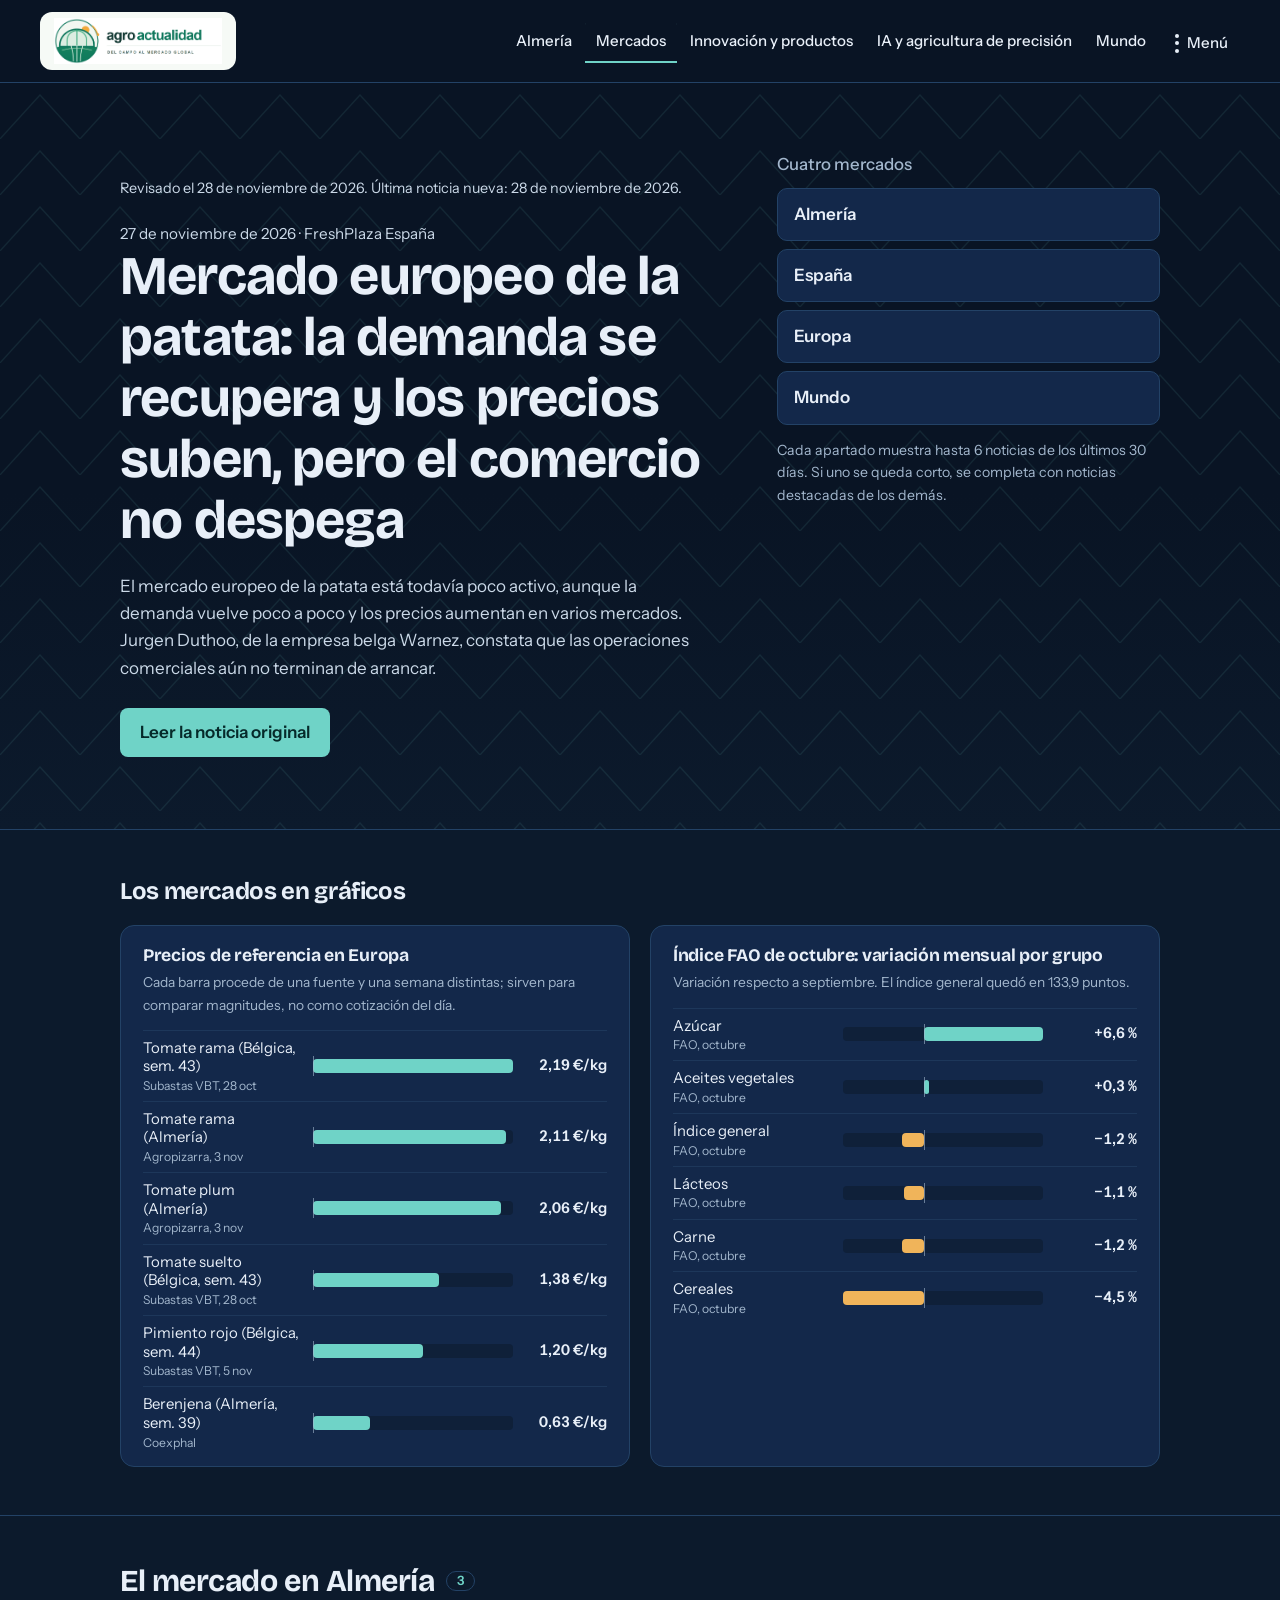
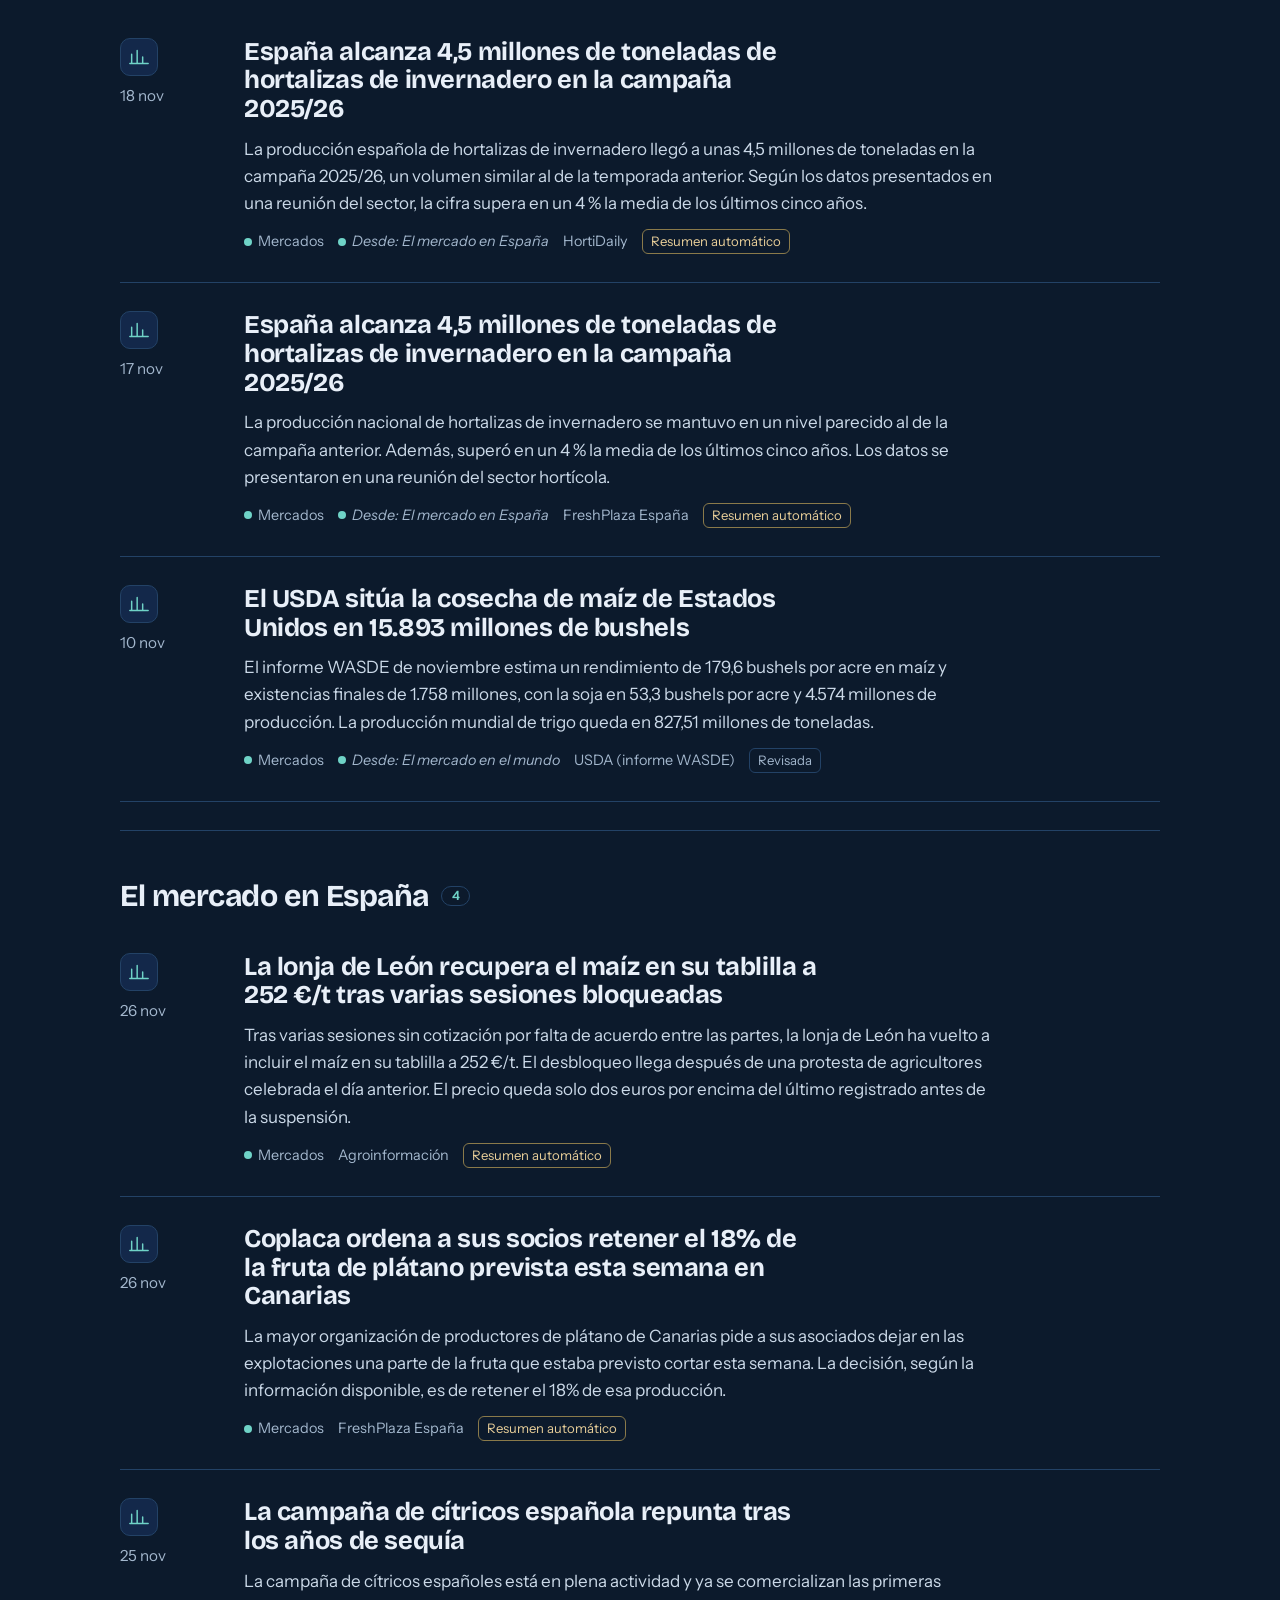
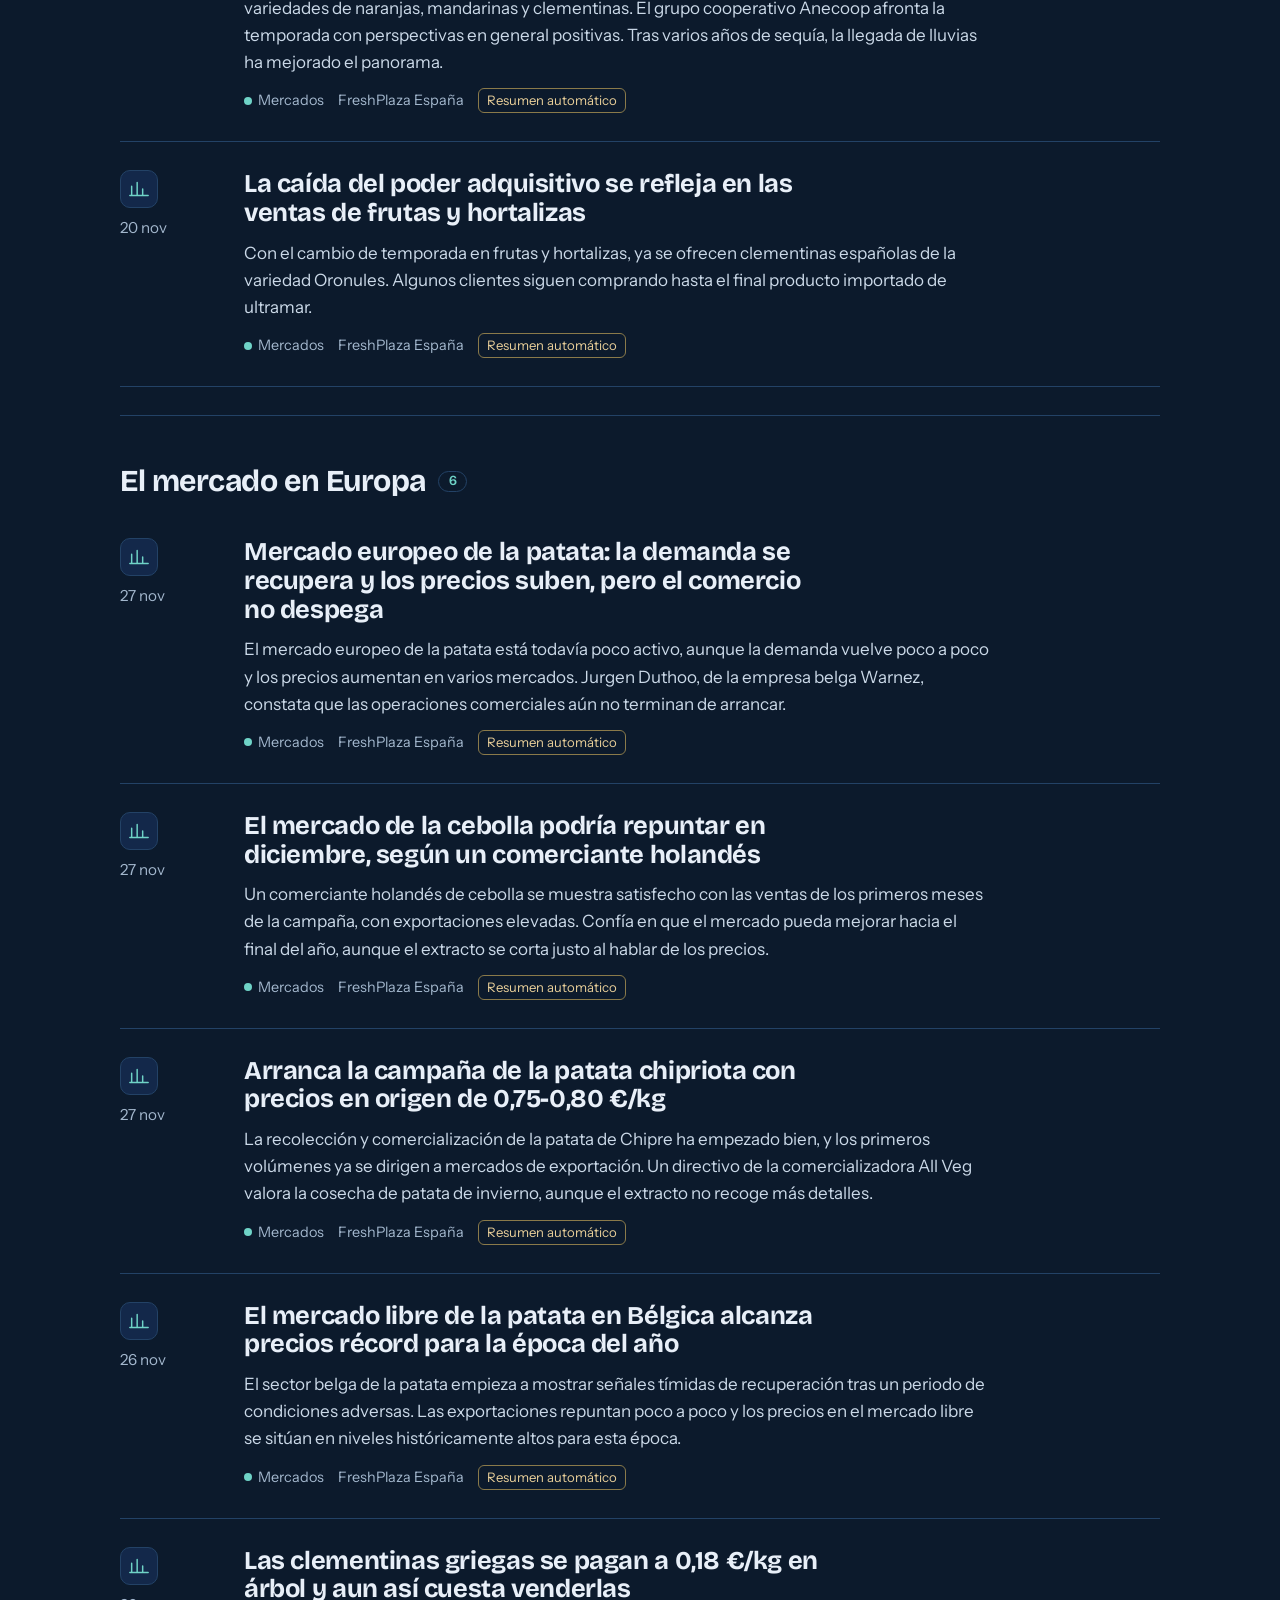
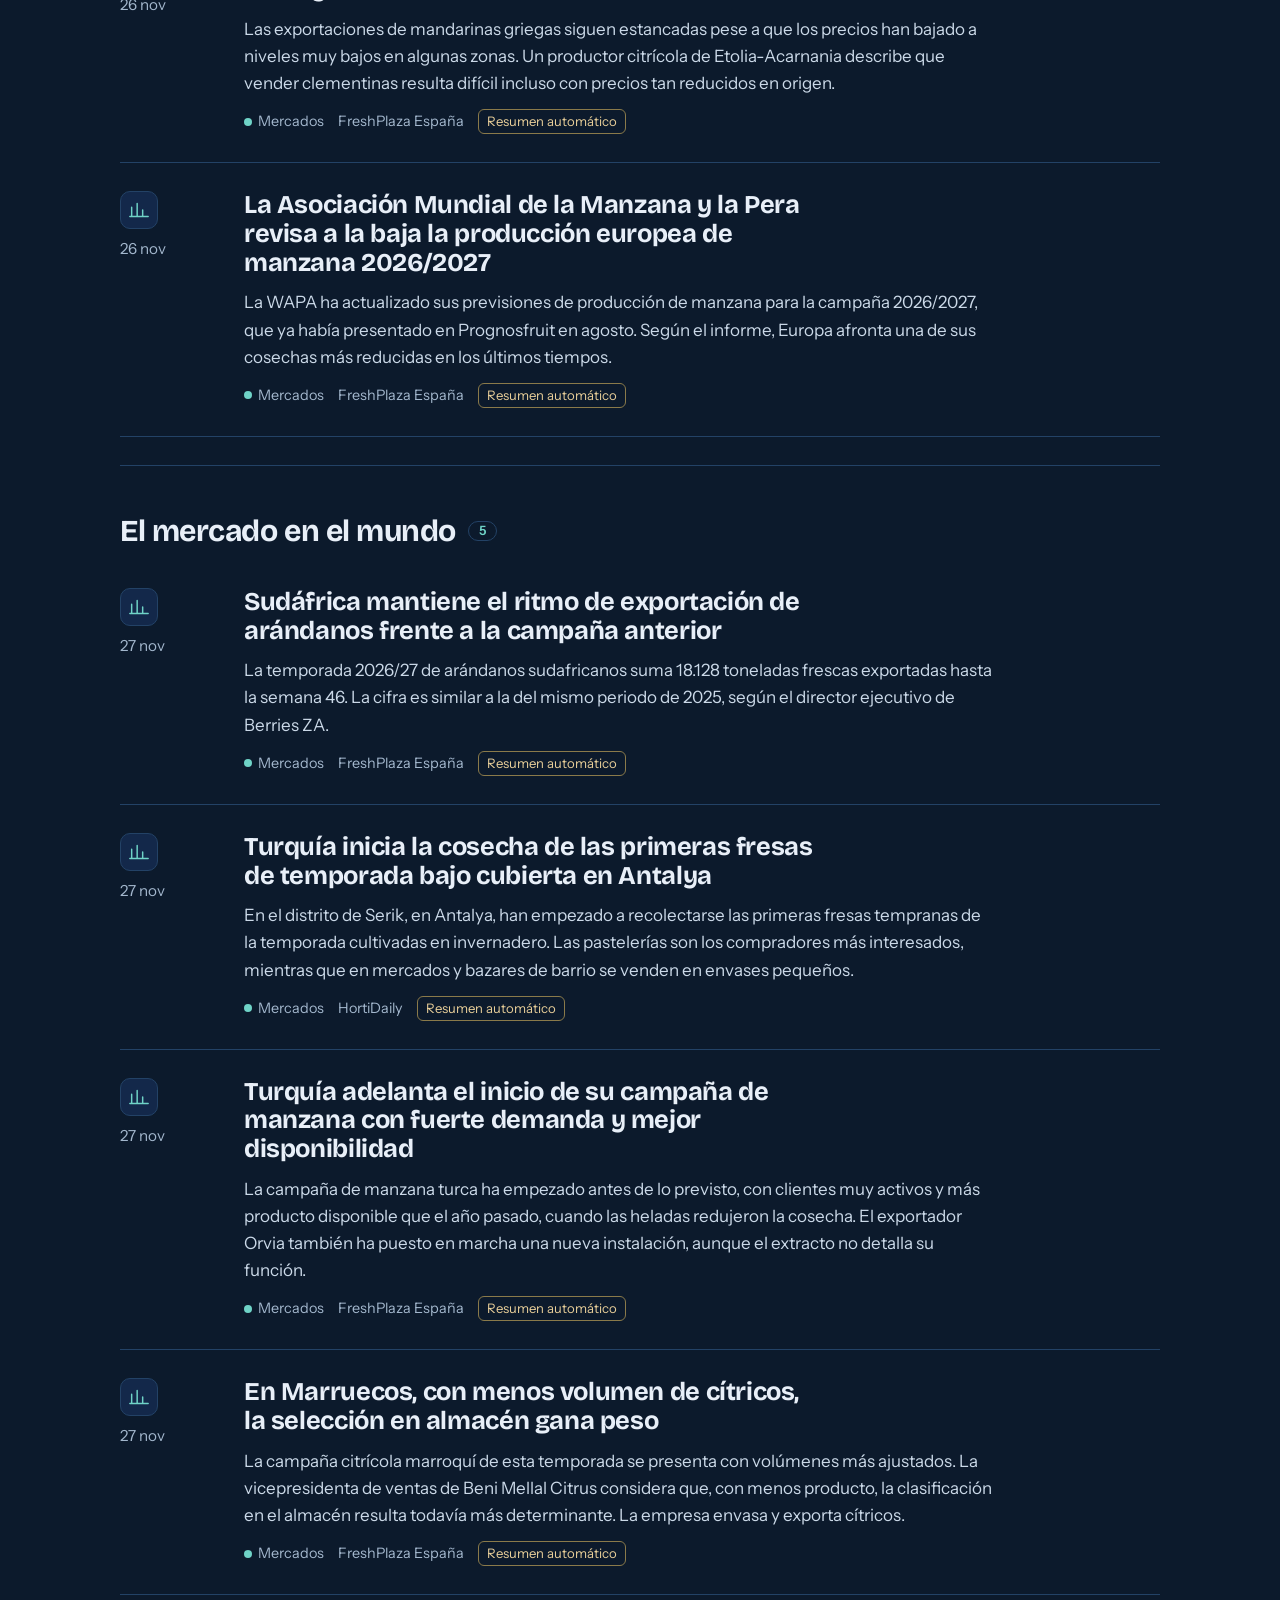
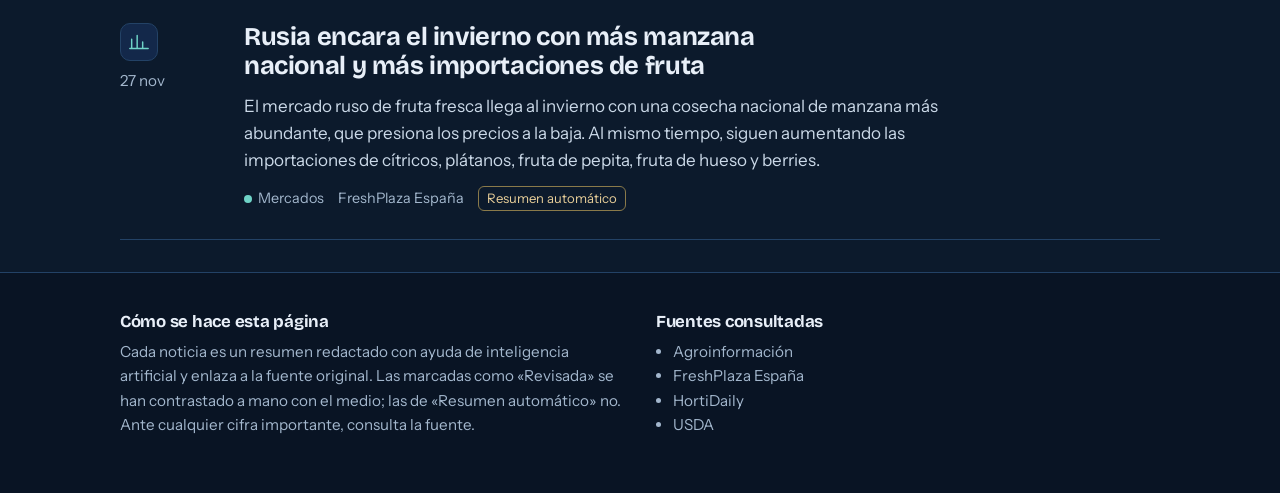
<file: mercados.html>
<!doctype html>
<html lang="es">
<head>
  <meta charset="utf-8">
  <meta name="viewport" content="width=device-width, initial-scale=1">
  <title>Agro Actualidad: mercados agrícolas</title>
  <meta name="description" content="Precios, campañas y comercio agrícola en Almería, España, Europa y el resto del mundo, con enlace a cada fuente.">
  <meta name="theme-color" content="#0c1a2c">
  <link rel="preconnect" href="https://fonts.googleapis.com">
  <link rel="preconnect" href="https://fonts.gstatic.com" crossorigin>
  <link href="https://fonts.googleapis.com/css2?family=Bricolage+Grotesque:opsz,wght@12..96,600;12..96,700&family=Instrument+Sans:wght@400;500;600&display=swap" rel="stylesheet">
  <style>
/* Agro Almería · tema azul profundo, pensado para lectura larga */
:root {
  --bg: #0c1a2c;
  --bg-deep: #091424;
  --surface: #13284a;
  --line: #234266;
  --text: #e8eff8;
  --muted: #a3b7cd;
  --accent: #6fd3c7;
  --accent-ink: #062a2a;
  --max: 1120px;
  --gutter: clamp(18px, 4vw, 40px);
}

* { box-sizing: border-box; }
html { color-scheme: dark; }

body {
  margin: 0;
  background: var(--bg);
  color: var(--text);
  font-family: "Instrument Sans", system-ui, -apple-system, "Segoe UI", sans-serif;
  font-size: 1.0625rem;
  line-height: 1.6;
  -webkit-font-smoothing: antialiased;
}

a { color: inherit; text-decoration-color: color-mix(in srgb, var(--accent) 55%, transparent); text-underline-offset: 3px; }
a:hover { color: var(--accent); }
:focus-visible { outline: 2px solid var(--accent); outline-offset: 3px; border-radius: 3px; }

.wrap { max-width: var(--max); margin: 0 auto; padding: 0 var(--gutter); }

h1, h2, h3 {
  font-family: "Bricolage Grotesque", "Instrument Sans", system-ui, sans-serif;
  font-weight: 700;
  line-height: 1.12;
  letter-spacing: -0.015em;
  margin: 0;
}

/* Cabecera: logo a la izquierda, pestañas desplegables a la derecha */
.masthead { position: relative; background: var(--bg-deep); border-bottom: 1px solid var(--line); z-index: 20; }
.masthead .bar { display: flex; align-items: center; justify-content: space-between; gap: 12px 28px; flex-wrap: wrap; padding-top: 12px; padding-bottom: 12px; }
.logo { display: block; background: #f6faf6; border-radius: 12px; padding: 6px 14px; line-height: 0; }
.logo img { height: 50px; width: auto; display: block; }
.updated { color: var(--muted); font-size: 0.9rem; margin: 0 0 18px; }

.tabs { display: flex; flex-wrap: wrap; gap: 2px 6px; }
.tab > button {
  font: inherit; font-size: 0.97rem; font-weight: 500; color: var(--text); background: none; border: 0;
  padding: 10px 14px; border-radius: 8px; cursor: pointer; display: inline-flex; align-items: center; gap: 8px;
}
.tab > button::after { content: ""; width: 7px; height: 7px; border-right: 1.6px solid currentColor; border-bottom: 1.6px solid currentColor; transform: rotate(45deg) translateY(-2px); opacity: .7; }
.tab > button[aria-expanded="true"] { background: var(--surface); }
.tab > button[aria-expanded="true"]::after { transform: rotate(225deg) translateY(-2px); }
.tab > button:hover { background: color-mix(in srgb, var(--surface) 70%, transparent); }
.tab > button[aria-current="page"] { box-shadow: inset 0 -2px 0 var(--accent); border-radius: 8px 8px 0 0; }
.panel {
  position: absolute; right: var(--gutter); top: 100%; width: min(380px, calc(100vw - 2 * var(--gutter)));
  background: var(--surface); border: 1px solid var(--line); border-radius: 0 0 14px 14px;
  padding: 18px 20px; box-shadow: 0 18px 40px rgba(0,0,0,.35);
}
.panel[hidden] { display: none; }
.panel-intro { margin: 0; color: #cbd9e8; font-size: .97rem; }
.panel-intro strong { color: var(--accent); font-weight: 600; }
.panel-list { list-style: none; margin: 14px 0 0; padding: 0; display: grid; gap: 10px; font-size: .93rem; }
.panel-list a { text-decoration: none; display: block; padding-left: 12px; border-left: 2px solid var(--line); }
.panel-list a:hover { border-left-color: var(--accent); }
.panel-go { display: inline-block; margin-top: 14px; font-weight: 600; color: var(--accent); }

/* Gráficos */
.charts { padding: clamp(28px, 5vw, 48px) 0; border-bottom: 1px solid var(--line); background: var(--bg); }
.charts h2 { font-size: 1.5rem; margin-bottom: 20px; }
.chart-grid { display: grid; grid-template-columns: repeat(auto-fit, minmax(min(100%, 420px), 1fr)); gap: 20px; }
.chart { margin: 0; background: var(--surface); border: 1px solid var(--line); border-radius: 14px; padding: 20px 22px 8px; }
.chart h3 { font-size: 1.1rem; }
.chart figcaption p { color: var(--muted); font-size: .86rem; margin: 6px 0 14px; max-width: 60ch; }
.bars { list-style: none; margin: 0; padding: 0; }
.bars li { display: grid; grid-template-columns: minmax(0, 1.1fr) minmax(0, 1.4fr) auto; gap: 12px; align-items: center; padding: 8px 0; border-top: 1px solid color-mix(in srgb, var(--line) 60%, transparent); }
.bars .lab { font-size: .93rem; line-height: 1.25; }
.bars .lab small { display: block; color: var(--muted); font-size: .76rem; margin-top: 2px; }
.bars .track { position: relative; height: 14px; border-radius: 4px; background: color-mix(in srgb, var(--bg) 55%, transparent); }
.bars .bar { position: absolute; top: 0; bottom: 0; border-radius: 4px; }
.bars .pos { background: var(--accent); }
.bars .neg { background: #f0b45a; }
.bars .zero { position: absolute; top: -3px; bottom: -3px; width: 1px; background: var(--muted); opacity: .6; }
.bars .val { font-variant-numeric: tabular-nums; font-weight: 600; font-size: .93rem; min-width: 5.5em; text-align: right; }
@media (max-width: 520px) { .bars li { grid-template-columns: 1fr auto; } .bars .track { grid-column: 1 / -1; order: 3; } }

/* Iconos de tema */
.when { display: flex; flex-direction: column; align-items: flex-start; gap: 8px; }
.tico { display: inline-grid; place-items: center; width: 38px; height: 38px; border-radius: 10px; background: var(--surface); color: var(--accent); border: 1px solid var(--line); }
.tico[data-tag="sanidad"] { color: #f0b45a; }
.tico[data-tag="clima"] { color: #8fb8ff; }
.tico[data-tag="politica"] { color: #c9b6ff; }
.tico[data-tag="logistica"] { color: #ffa98f; }

/* Portada: tejado de invernadero multicapilla como trama de fondo */
.hero {
  background-color: var(--bg-deep);
  background-image:
    url("data:image/svg+xml,%3Csvg xmlns='http://www.w3.org/2000/svg' width='160' height='56' viewBox='0 0 160 56'%3E%3Cpath d='M0 56 L40 12 L80 56 L120 12 L160 56' fill='none' stroke='%236fd3c7' stroke-opacity='.10' stroke-width='1.2'/%3E%3C/svg%3E"),
    linear-gradient(180deg, rgba(9,20,36,0) 55%, var(--bg) 100%);
  background-repeat: repeat, no-repeat;
  border-bottom: 1px solid var(--line);
}
.hero .wrap {
  display: grid;
  grid-template-columns: minmax(0, 1.55fr) minmax(0, 1fr);
  gap: clamp(28px, 5vw, 72px);
  padding-top: clamp(36px, 6vw, 72px);
  padding-bottom: clamp(40px, 6vw, 72px);
  align-items: start;
}
.lead-meta { color: var(--muted); font-size: 0.95rem; margin: 0 0 14px; }
.lead h1 { font-size: clamp(2rem, 4.6vw, 3.4rem); max-width: 22ch; }
.lead p { color: #cbd9e8; max-width: 62ch; margin: 22px 0 0; }
.lead .go {
  display: inline-block; margin-top: 26px; padding: 11px 20px;
  background: var(--accent); color: var(--accent-ink); font-weight: 600;
  border-radius: 8px; text-decoration: none;
}
.lead .go:hover { background: #8fe0d6; color: var(--accent-ink); }

.figures { margin: 0; padding: 0; list-style: none; border-top: 1px solid var(--line); }
.figures-title { font-size: 1.05rem; color: var(--muted); font-weight: 500; margin: 0 0 14px; font-family: inherit; letter-spacing: 0; }
.figures li { padding: 16px 0; border-bottom: 1px solid var(--line); }
.figures .num { display: block; font-family: "Bricolage Grotesque", sans-serif; font-weight: 700; font-size: 2rem; line-height: 1.1; }
.figures .what { display: block; color: #cbd9e8; font-size: 0.95rem; margin-top: 4px; }
.figures .src { display: block; color: var(--muted); font-size: 0.85rem; margin-top: 6px; }

/* Origen de la noticia (filtro sin JavaScript) */
.origen-filtro { display: flex; flex-wrap: wrap; gap: 8px; margin: 22px 0 4px; align-items: center; }
.origen-filtro input { position: absolute; opacity: 0; pointer-events: none; }
.origen-filtro label { cursor: pointer; padding: 7px 14px; border-radius: 999px; border: 1px solid rgba(255,255,255,.18); color: #cfdcf0; font-size: .92rem; }
.origen-filtro input:checked + label { background: #2f6fd0; border-color: #2f6fd0; color: #fff; }
.origen-filtro input:focus-visible + label { outline: 2px solid #9fc4ff; outline-offset: 2px; }
.chip.origen { --dot: #8fb8ff; font-weight: 600; }
.chip.origen[data-origen="almeria"] { --dot: #9fdc8e; }
.chip.origen[data-origen="espana"] { --dot: #f0b45a; }
.chip.origen[data-origen="europa"] { --dot: #c9b6ff; }

/* Barra de filtros */
.filters-bar { position: sticky; top: 0; z-index: 5; background: color-mix(in srgb, var(--bg) 92%, transparent); backdrop-filter: blur(8px); border-bottom: 1px solid var(--line); }
.filters { display: flex; gap: 8px; padding: 14px 0; overflow-x: auto; scrollbar-width: thin; }
.filters button {
  flex: 0 0 auto; font: inherit; font-size: 0.95rem; color: var(--text);
  background: transparent; border: 1px solid var(--line); border-radius: 999px;
  padding: 6px 15px; cursor: pointer;
}
.filters button:hover { border-color: var(--accent); }
.filters button[aria-pressed="true"] { background: var(--accent); border-color: var(--accent); color: var(--accent-ink); font-weight: 600; }

/* Lista de noticias */
.feed { list-style: none; margin: 0; padding: 12px 0 8px; }
.story {
  display: grid; grid-template-columns: 96px minmax(0, 1fr); gap: 8px 28px;
  padding: 28px 0; border-bottom: 1px solid var(--line);
}
.story[hidden] { display: none; }
.story time { color: var(--muted); font-size: 0.95rem; }
.story h3 { font-size: clamp(1.25rem, 2.4vw, 1.6rem); max-width: 34ch; }
.story h3 a { text-decoration: none; }
.story h3 a:hover { text-decoration: underline; text-decoration-color: var(--accent); }
.story p { color: #cbd9e8; margin: 12px 0 0; max-width: 68ch; }
.story .byline { color: var(--muted); font-size: 0.9rem; margin-top: 12px; display: flex; flex-wrap: wrap; gap: 6px 14px; align-items: center; }
.chip { display: inline-flex; align-items: center; gap: 6px; }
.chip::before { content: ""; width: 8px; height: 8px; border-radius: 50%; background: var(--dot, var(--accent)); }
.chip[data-tag="mercados"] { --dot: #6fd3c7; }
.chip[data-tag="sanidad"] { --dot: #f0a58a; }
.chip[data-tag="clima"] { --dot: #7fb2ff; }
.chip[data-tag="politica"] { --dot: #d6b8ff; }
.chip[data-tag="logistica"] { --dot: #e9cf99; }
.chip[data-tag="campo"] { --dot: #9fdc8e; }
.mark { border: 1px solid var(--line); border-radius: 6px; padding: 1px 8px; font-size: 0.82rem; }
.mark.auto { border-color: #8a7a4a; color: #e9cf99; }
.empty { padding: 40px 0; color: var(--muted); }

/* Pie */
.foot { background: var(--bg-deep); border-top: 1px solid var(--line); margin-top: 24px; padding: 40px 0 56px; color: var(--muted); font-size: 0.95rem; }
.foot .cols { display: grid; grid-template-columns: repeat(2, minmax(0, 1fr)); gap: 32px; }
.foot h2 { font-size: 1.05rem; color: var(--text); margin-bottom: 8px; }
.foot p, .foot ul { margin: 0; max-width: 56ch; }
.foot ul { padding-left: 1.1em; }

@media (max-width: 860px) {
  .hero .wrap { grid-template-columns: 1fr; }
  .story { grid-template-columns: 1fr; gap: 4px; }
  .when { flex-direction: row; align-items: center; gap: 10px; }
  .foot .cols { grid-template-columns: 1fr; }
}

@media (prefers-reduced-motion: reduce) {
  * { scroll-behavior: auto !important; transition: none !important; }
}

/* Ajustes de cabecera: una sola fila en pantallas anchas */
.masthead .wrap { max-width: 1320px; }
.logo img { height: 46px; }
.tab > button { padding: 10px 11px; font-size: 0.94rem; }
.tabs { gap: 0 2px; }

.tab-link { display: inline-flex; align-items: center; padding: 10px 11px; border-radius: 8px; color: var(--text); text-decoration: none; font-weight: 500; font-size: 0.94rem; }
.tab-link:hover { background: color-mix(in srgb, var(--surface) 70%, transparent); color: var(--text); }
.tab-link[aria-current="page"] { box-shadow: inset 0 -2px 0 var(--accent); border-radius: 8px 8px 0 0; }
.tab-link:focus-visible { outline: 2px solid var(--accent); outline-offset: 2px; }

/* Menú de los tres puntos (redes, contacto, reseñas) */
.mas { position: relative; margin-left: 4px; }
.mas > summary {
  list-style: none; cursor: pointer; display: inline-flex; align-items: center; gap: 8px;
  padding: 8px 12px; border-radius: 8px; font-weight: 500; font-size: .94rem; color: var(--text);
}
.mas > summary::-webkit-details-marker { display: none; }
.mas > summary:hover, .mas[open] > summary { background: var(--surface); }
.mas > summary:focus-visible { outline: 2px solid var(--accent); outline-offset: 2px; }
.mas-ico { display: inline-grid; gap: 3.5px; }
.mas-ico i { display: block; width: 4px; height: 4px; border-radius: 50%; background: currentColor; }
.mas-globo {
  position: absolute; right: 0; top: calc(100% + 12px); width: min(320px, calc(100vw - 2 * var(--gutter)));
  background: var(--surface); border: 1px solid var(--line); border-radius: 14px; padding: 8px;
  box-shadow: 0 18px 40px rgba(0,0,0,.4); z-index: 30;
}
.mas-globo::before {
  content: ""; position: absolute; top: -7px; right: 22px; width: 12px; height: 12px; background: var(--surface);
  border-left: 1px solid var(--line); border-top: 1px solid var(--line); transform: rotate(45deg);
}
.mas-item {
  display: flex; width: 100%; justify-content: space-between; align-items: center; gap: 12px; text-align: left;
  font: inherit; font-size: .97rem; color: var(--text); background: none; border: 0; padding: 11px 12px;
  border-radius: 9px; cursor: pointer;
}
.mas-item { text-decoration: none; }
.mas-item:hover { background: color-mix(in srgb, var(--bg-deep) 55%, transparent); }
.mas-item small { color: var(--muted); font-size: .8rem; }
.resenas > summary { list-style: none; }
.resenas > summary::-webkit-details-marker { display: none; }
.resenas[open] > summary { color: var(--accent); }
.resenas form { padding: 6px 12px 12px; display: grid; gap: 10px; }
.resenas label { font-size: .9rem; color: #cbd9e8; }
.resenas textarea {
  width: 100%; min-height: 120px; resize: vertical; font: inherit; font-size: .95rem; color: var(--text);
  background: var(--bg-deep); border: 1px solid var(--line); border-radius: 10px; padding: 10px 12px;
}
.resenas textarea:focus-visible { outline: 2px solid var(--accent); outline-offset: 1px; }
.resenas input[type="email"] { width: 100%; font: inherit; font-size: .95rem; color: var(--text); background: var(--bg-deep); border: 1px solid var(--line); border-radius: 10px; padding: 9px 12px; }
.resenas .enviar:disabled { opacity: .6; cursor: wait; }
.resenas .enviar {
  justify-self: start; font: inherit; font-weight: 600; color: #08201c; background: var(--accent);
  border: 0; border-radius: 9px; padding: 9px 18px; cursor: pointer;
}
.resenas .aviso { margin: 0; font-size: .86rem; color: var(--muted); }
@media (max-width: 860px) { .mas { margin-left: 0; } .mas-globo { right: auto; left: 0; } .mas-globo::before { right: auto; left: 22px; } }

/* Página de Mercados */
.saltos { display: grid; gap: 8px; }
.saltos a { display: block; padding: 12px 16px; border: 1px solid var(--line); border-radius: 10px; background: var(--surface); text-decoration: none; font-weight: 600; }
.saltos a:hover { border-color: var(--accent); color: var(--text); }
.nota { color: var(--muted); font-size: .88rem; margin: 14px 0 0; }
.mercado { padding-top: clamp(28px, 5vw, 48px); scroll-margin-top: 20px; }
.mercado + .mercado { border-top: 1px solid var(--line); margin-top: 20px; }
.mercado h2 { font-size: clamp(1.4rem, 3vw, 1.9rem); display: flex; align-items: center; gap: 12px; }
.mercado .cuenta { font-family: "Instrument Sans", sans-serif; font-size: .8rem; font-weight: 600; color: var(--accent); border: 1px solid var(--line); border-radius: 999px; padding: 2px 10px; }
.empty-sec { color: var(--muted); }
.chip.ajeno { font-style: italic; }

</style>
</head>
<body>
  <header class="masthead">
    <div class="wrap bar">
      <a class="logo" href="./" aria-label="Agro Actualidad, inicio"><img src="assets/logo.png" width="790" height="216" alt="Agro Actualidad: del campo al mercado global"></a>
      <nav class="tabs" aria-label="Secciones">
        <a class="tab-link" href="index.html">Almería</a>
        <a class="tab-link" href="mercados.html" aria-current="page">Mercados</a>
        <a class="tab-link" href="innovacion.html">Innovación y productos</a>
        <a class="tab-link" href="ia.html">IA y agricultura de precisión</a>
        <a class="tab-link" href="mundo.html">Mundo</a>
        <details class="mas" id="menu-mas">
          <summary aria-label="Menú: redes sociales, contacto y reseñas"><span class="mas-ico" aria-hidden="true"><i></i><i></i><i></i></span>Menú</summary>
          <div class="mas-globo">
            <a class="mas-item" href="https://www.instagram.com/agroactualidad2026/" target="_blank" rel="noopener noreferrer">Redes sociales <small>Instagram</small></a>
            <a class="mas-item" href="https://mail.google.com/mail/?view=cm&amp;fs=1&amp;to=agroactualidad2026@gmail.com&amp;su=Contacto%20desde%20Agro%20Actualidad" target="_blank" rel="noopener noreferrer">Contacto <small>Gmail</small></a>
            <details class="resenas">
              <summary class="mas-item">Reseñas</summary>
              <form id="form-resenas" novalidate>
                <label for="texto-resena">Escribe lo que quieras</label>
                <textarea id="texto-resena" name="message" maxlength="2000" required placeholder="Tu opinión, una sugerencia, una noticia que echas en falta…"></textarea>
                <label for="correo-resena">Tu correo (opcional, solo si quieres respuesta)</label>
                <input id="correo-resena" name="email" type="email" maxlength="120" autocomplete="email">
                <input type="text" name="_honey" tabindex="-1" autocomplete="off" aria-hidden="true" style="position:absolute;left:-9999px;opacity:0;height:0;width:0">
                <button type="submit" class="enviar">Enviar</button>
                <p class="aviso" id="aviso-resenas" role="status">Máximo 3 mensajes cada 24 horas. Llegan directamente a mi correo.</p>
              </form>
            </details>
          </div>
        </details>
        <script>
          (function () {
            var m = document.getElementById('menu-mas'); if (!m) return;
            document.addEventListener('click', function (e) { if (m.open && !m.contains(e.target)) m.open = false; });
            document.addEventListener('keydown', function (e) { if (e.key === 'Escape') m.open = false; });
            var f = document.getElementById('form-resenas'); if (!f) return;
            var aviso = document.getElementById('aviso-resenas'), KEY = 'resenas_envios', MAX = 3, DIA = 86400000;
            function leer() { try { var a = JSON.parse(localStorage.getItem(KEY) || '[]'); var n = Date.now(); return a.filter(function (x) { return n - x < DIA; }); } catch (e) { return []; } }
            function guardar(a) { try { localStorage.setItem(KEY, JSON.stringify(a)); } catch (e) {} }
            f.addEventListener('submit', function (e) {
              e.preventDefault();
              var txt = f.elements['message'].value.trim();
              if (txt.length < 5) { aviso.textContent = 'Escribe al menos unas palabras antes de enviar.'; return; }
              var env = leer();
              if (env.length >= MAX) { aviso.textContent = 'Has llegado al máximo de 3 mensajes en 24 horas. Vuelve a intentarlo mañana.'; return; }
              var btn = f.querySelector('.enviar'); btn.disabled = true; aviso.textContent = 'Enviando…';
              var datos = { message: txt, email: f.elements['email'].value.trim(), _honey: f.elements['_honey'].value,
                _subject: 'Nueva reseña en Agro Actualidad', _captcha: 'false', _template: 'table' };
              fetch('https://formsubmit.co/ajax/agroactualidad2026@gmail.com', { method: 'POST',
                headers: { 'Content-Type': 'application/json', 'Accept': 'application/json' }, body: JSON.stringify(datos) })
                .then(function (r) { return r.json().then(function (j) { return { ok: r.ok, j: j }; }); })
                .then(function (r) {
                  if (r.ok && String(r.j.success) !== 'false') {
                    env.push(Date.now()); guardar(env); f.reset();
                    aviso.textContent = '¡Gracias! Tu mensaje ha llegado. Te quedan ' + (MAX - env.length) + ' en las próximas 24 horas.';
                  } else { aviso.textContent = 'No se pudo enviar ahora. Inténtalo más tarde o usa «Contacto».'; }
                })
                .catch(function () { aviso.textContent = 'No se pudo enviar ahora. Inténtalo más tarde o usa «Contacto».'; })
                .then(function () { btn.disabled = false; });
            });
          })();
        </script>
      </nav>
    </div>
  </header>

  <section class="hero" aria-labelledby="lead-title">
    <div class="wrap">
      <article class="lead" id="destacada">
        <p class="updated">Revisado el 28 de noviembre de 2026. Última noticia nueva: 28 de noviembre de 2026.</p>
        <p class="lead-meta">27 de noviembre de 2026 · FreshPlaza España</p>
        <h1 id="lead-title">Mercado europeo de la patata: la demanda se recupera y los precios suben, pero el comercio no despega</h1>
        <p>El mercado europeo de la patata está todavía poco activo, aunque la demanda vuelve poco a poco y los precios aumentan en varios mercados. Jurgen Duthoo, de la empresa belga Warnez, constata que las operaciones comerciales aún no terminan de arrancar.</p>
        <a class="go" href="https://www.freshplaza.es/spain/article/9896383/aceptara-el-importador-los-precios-actuales-o-sera-el-mercado-el-que-se-ajuste-a-lo-que-se-esta-dispuesto-a-pagar/" rel="noopener" target="_blank">Leer la noticia original</a>
      </article>
      <aside aria-labelledby="salto-title">
        <h2 class="figures-title" id="salto-title">Cuatro mercados</h2>
        <nav class="saltos"><a href="#m-almeria">Almería</a><a href="#m-espana">España</a><a href="#m-europa">Europa</a><a href="#m-mundo">Mundo</a></nav>
        <p class="nota">Cada apartado muestra hasta 6 noticias de los últimos 30 días. Si uno se queda corto, se completa con noticias destacadas de los demás.</p>
      </aside>
    </div>
  </section>

  <section class="charts" id="graficos" aria-labelledby="charts-title">
    <div class="wrap">
      <h2 id="charts-title">Los mercados en gráficos</h2>
      <div class="chart-grid">
      <figure class="chart">
        <figcaption><h3>Precios de referencia en Europa</h3><p>Cada barra procede de una fuente y una semana distintas; sirven para comparar magnitudes, no como cotización del día.</p></figcaption>
        <ul class="bars">
          <li>
            <span class="lab">Tomate rama (Bélgica, sem. 43)<small>Subastas VBT, 28 oct</small></span>
            <span class="track"><i class="bar pos" style="left:0.0%;width:100.0%"></i><i class="zero" style="left:0.0%"></i></span>
            <span class="val">2,19 €/kg</span>
          </li>
          <li>
            <span class="lab">Tomate rama (Almería)<small>Agropizarra, 3 nov</small></span>
            <span class="track"><i class="bar pos" style="left:0.0%;width:96.3%"></i><i class="zero" style="left:0.0%"></i></span>
            <span class="val">2,11 €/kg</span>
          </li>
          <li>
            <span class="lab">Tomate plum (Almería)<small>Agropizarra, 3 nov</small></span>
            <span class="track"><i class="bar pos" style="left:0.0%;width:94.1%"></i><i class="zero" style="left:0.0%"></i></span>
            <span class="val">2,06 €/kg</span>
          </li>
          <li>
            <span class="lab">Tomate suelto (Bélgica, sem. 43)<small>Subastas VBT, 28 oct</small></span>
            <span class="track"><i class="bar pos" style="left:0.0%;width:63.0%"></i><i class="zero" style="left:0.0%"></i></span>
            <span class="val">1,38 €/kg</span>
          </li>
          <li>
            <span class="lab">Pimiento rojo (Bélgica, sem. 44)<small>Subastas VBT, 5 nov</small></span>
            <span class="track"><i class="bar pos" style="left:0.0%;width:54.8%"></i><i class="zero" style="left:0.0%"></i></span>
            <span class="val">1,20 €/kg</span>
          </li>
          <li>
            <span class="lab">Berenjena (Almería, sem. 39)<small>Coexphal</small></span>
            <span class="track"><i class="bar pos" style="left:0.0%;width:28.8%"></i><i class="zero" style="left:0.0%"></i></span>
            <span class="val">0,63 €/kg</span>
          </li>
        </ul>
      </figure>
      <figure class="chart">
        <figcaption><h3>Índice FAO de octubre: variación mensual por grupo</h3><p>Variación respecto a septiembre. El índice general quedó en 133,9 puntos.</p></figcaption>
        <ul class="bars">
          <li>
            <span class="lab">Azúcar<small>FAO, octubre</small></span>
            <span class="track"><i class="bar pos" style="left:40.5%;width:59.5%"></i><i class="zero" style="left:40.5%"></i></span>
            <span class="val">+6,6 %</span>
          </li>
          <li>
            <span class="lab">Aceites vegetales<small>FAO, octubre</small></span>
            <span class="track"><i class="bar pos" style="left:40.5%;width:2.7%"></i><i class="zero" style="left:40.5%"></i></span>
            <span class="val">+0,3 %</span>
          </li>
          <li>
            <span class="lab">Índice general<small>FAO, octubre</small></span>
            <span class="track"><i class="bar neg" style="left:29.7%;width:10.8%"></i><i class="zero" style="left:40.5%"></i></span>
            <span class="val">−1,2 %</span>
          </li>
          <li>
            <span class="lab">Lácteos<small>FAO, octubre</small></span>
            <span class="track"><i class="bar neg" style="left:30.6%;width:9.9%"></i><i class="zero" style="left:40.5%"></i></span>
            <span class="val">−1,1 %</span>
          </li>
          <li>
            <span class="lab">Carne<small>FAO, octubre</small></span>
            <span class="track"><i class="bar neg" style="left:29.7%;width:10.8%"></i><i class="zero" style="left:40.5%"></i></span>
            <span class="val">−1,2 %</span>
          </li>
          <li>
            <span class="lab">Cereales<small>FAO, octubre</small></span>
            <span class="track"><i class="bar neg" style="left:0.0%;width:40.5%"></i><i class="zero" style="left:40.5%"></i></span>
            <span class="val">−4,5 %</span>
          </li>
        </ul>
      </figure>
      </div>
    </div>
  </section>

  <div class="wrap"></div>
  <main class="wrap mercados">
    <section class="mercado" id="m-almeria">
      <h2>El mercado en Almería <span class="cuenta">3</span></h2>
      <ul class="feed">
      <li class="story" id="m-spain-has-produced-4-5-million-tons-of-greenhouse-2026-11-18" data-tag="mercados">
        <div class="when"><span class="tico" data-tag="mercados"><svg class="ico" viewBox="0 0 24 24" width="22" height="22" fill="none" stroke="currentColor" stroke-width="1.6" stroke-linecap="round" stroke-linejoin="round" aria-hidden="true"><path d="M4 19V9M10 19V5M16 19v-7M22 19H2"/></svg></span><time datetime="2026-11-18">18 nov</time></div>
        <div>
          <h3><a href="https://www.hortidaily.com/article/9893833/spain-has-produced-4-5-million-tons-of-greenhouse-vegetables-in-the-2025-26-season/" rel="noopener" target="_blank">España alcanza 4,5 millones de toneladas de hortalizas de invernadero en la campaña 2025/26</a></h3>
          <p>La producción española de hortalizas de invernadero llegó a unas 4,5 millones de toneladas en la campaña 2025/26, un volumen similar al de la temporada anterior. Según los datos presentados en una reunión del sector, la cifra supera en un 4 % la media de los últimos cinco años.</p>
          <div class="byline">
            <span class="chip" data-tag="mercados">Mercados</span>
            
            
            <span class="chip ajeno">Desde: El mercado en España</span>
            <span>HortiDaily</span>
            <span class="mark auto">Resumen automático</span>
          </div>
        </div>
      </li>
      <li class="story" id="m-espa-a-ha-producido-4-5-millones-de-toneladas-de-h-2026-11-17" data-tag="mercados">
        <div class="when"><span class="tico" data-tag="mercados"><svg class="ico" viewBox="0 0 24 24" width="22" height="22" fill="none" stroke="currentColor" stroke-width="1.6" stroke-linecap="round" stroke-linejoin="round" aria-hidden="true"><path d="M4 19V9M10 19V5M16 19v-7M22 19H2"/></svg></span><time datetime="2026-11-17">17 nov</time></div>
        <div>
          <h3><a href="https://www.freshplaza.es/spain/article/9893699/espana-ha-producido-4-5-millones-de-toneladas-de-hortalizas-en-invernadero-en-la-campana-2025-26/" rel="noopener" target="_blank">España alcanza 4,5 millones de toneladas de hortalizas de invernadero en la campaña 2025/26</a></h3>
          <p>La producción nacional de hortalizas de invernadero se mantuvo en un nivel parecido al de la campaña anterior. Además, superó en un 4 % la media de los últimos cinco años. Los datos se presentaron en una reunión del sector hortícola.</p>
          <div class="byline">
            <span class="chip" data-tag="mercados">Mercados</span>
            
            
            <span class="chip ajeno">Desde: El mercado en España</span>
            <span>FreshPlaza España</span>
            <span class="mark auto">Resumen automático</span>
          </div>
        </div>
      </li>
      <li class="story" id="wasde-noviembre-2026-11-10" data-tag="mercados">
        <div class="when"><span class="tico" data-tag="mercados"><svg class="ico" viewBox="0 0 24 24" width="22" height="22" fill="none" stroke="currentColor" stroke-width="1.6" stroke-linecap="round" stroke-linejoin="round" aria-hidden="true"><path d="M4 19V9M10 19V5M16 19v-7M22 19H2"/></svg></span><time datetime="2026-11-10">10 nov</time></div>
        <div>
          <h3><a href="https://esmis.nal.usda.gov/sites/default/release-files/796142/wasde1126.pdf" rel="noopener" target="_blank">El USDA sitúa la cosecha de maíz de Estados Unidos en 15.893 millones de bushels</a></h3>
          <p>El informe WASDE de noviembre estima un rendimiento de 179,6 bushels por acre en maíz y existencias finales de 1.758 millones, con la soja en 53,3 bushels por acre y 4.574 millones de producción. La producción mundial de trigo queda en 827,51 millones de toneladas.</p>
          <div class="byline">
            <span class="chip" data-tag="mercados">Mercados</span>
            
            
            <span class="chip ajeno">Desde: El mercado en el mundo</span>
            <span>USDA (informe WASDE)</span>
            <span class="mark">Revisada</span>
          </div>
        </div>
      </li>
      </ul>
    </section>
    <section class="mercado" id="m-espana">
      <h2>El mercado en España <span class="cuenta">4</span></h2>
      <ul class="feed">
      <li class="story" id="m-el-ma-z-regresa-a-la-tablilla-de-precios-de-la-lon-2026-11-26" data-tag="mercados">
        <div class="when"><span class="tico" data-tag="mercados"><svg class="ico" viewBox="0 0 24 24" width="22" height="22" fill="none" stroke="currentColor" stroke-width="1.6" stroke-linecap="round" stroke-linejoin="round" aria-hidden="true"><path d="M4 19V9M10 19V5M16 19v-7M22 19H2"/></svg></span><time datetime="2026-11-26">26 nov</time></div>
        <div>
          <h3><a href="https://agroinformacion.com/el-maiz-regresa-a-la-tablilla-de-precios-de-la-lonja-de-leon-a-25200-e-t-solo-dos-euros-por-encima-de-lo-que-cotizaba-al-dejar-de-hacerlo/" rel="noopener" target="_blank">La lonja de León recupera el maíz en su tablilla a 252 €/t tras varias sesiones bloqueadas</a></h3>
          <p>Tras varias sesiones sin cotización por falta de acuerdo entre las partes, la lonja de León ha vuelto a incluir el maíz en su tablilla a 252 €/t. El desbloqueo llega después de una protesta de agricultores celebrada el día anterior. El precio queda solo dos euros por encima del último registrado antes de la suspensión.</p>
          <div class="byline">
            <span class="chip" data-tag="mercados">Mercados</span>
            
            
            
            <span>Agroinformación</span>
            <span class="mark auto">Resumen automático</span>
          </div>
        </div>
      </li>
      <li class="story" id="m-coplaca-ordena-retener-el-18-de-la-producci-n-sema-2026-11-26" data-tag="mercados">
        <div class="when"><span class="tico" data-tag="mercados"><svg class="ico" viewBox="0 0 24 24" width="22" height="22" fill="none" stroke="currentColor" stroke-width="1.6" stroke-linecap="round" stroke-linejoin="round" aria-hidden="true"><path d="M4 19V9M10 19V5M16 19v-7M22 19H2"/></svg></span><time datetime="2026-11-26">26 nov</time></div>
        <div>
          <h3><a href="https://www.freshplaza.es/spain/article/9896350/coplaca-ordena-retener-el-18-de-la-produccion-semanal-de-platano-de-canarias/" rel="noopener" target="_blank">Coplaca ordena a sus socios retener el 18% de la fruta de plátano prevista esta semana en Canarias</a></h3>
          <p>La mayor organización de productores de plátano de Canarias pide a sus asociados dejar en las explotaciones una parte de la fruta que estaba previsto cortar esta semana. La decisión, según la información disponible, es de retener el 18% de esa producción.</p>
          <div class="byline">
            <span class="chip" data-tag="mercados">Mercados</span>
            
            
            
            <span>FreshPlaza España</span>
            <span class="mark auto">Resumen automático</span>
          </div>
        </div>
      </li>
      <li class="story" id="m-tras-varios-a-os-de-sequ-a-la-campa-a-de-c-tricos-2026-11-25" data-tag="mercados">
        <div class="when"><span class="tico" data-tag="mercados"><svg class="ico" viewBox="0 0 24 24" width="22" height="22" fill="none" stroke="currentColor" stroke-width="1.6" stroke-linecap="round" stroke-linejoin="round" aria-hidden="true"><path d="M4 19V9M10 19V5M16 19v-7M22 19H2"/></svg></span><time datetime="2026-11-25">25 nov</time></div>
        <div>
          <h3><a href="https://www.freshplaza.es/spain/article/9896090/tras-varios-anos-de-sequia-la-campana-de-citricos-espanola-recupera-el-color/" rel="noopener" target="_blank">La campaña de cítricos española repunta tras los años de sequía</a></h3>
          <p>La campaña de cítricos españoles está en plena actividad y ya se comercializan las primeras variedades de naranjas, mandarinas y clementinas. El grupo cooperativo Anecoop afronta la temporada con perspectivas en general positivas. Tras varios años de sequía, la llegada de lluvias ha mejorado el panorama.</p>
          <div class="byline">
            <span class="chip" data-tag="mercados">Mercados</span>
            
            
            
            <span>FreshPlaza España</span>
            <span class="mark auto">Resumen automático</span>
          </div>
        </div>
      </li>
      <li class="story" id="m-la-ca-da-del-poder-adquisitivo-se-nota-en-las-ven-2026-11-20" data-tag="mercados">
        <div class="when"><span class="tico" data-tag="mercados"><svg class="ico" viewBox="0 0 24 24" width="22" height="22" fill="none" stroke="currentColor" stroke-width="1.6" stroke-linecap="round" stroke-linejoin="round" aria-hidden="true"><path d="M4 19V9M10 19V5M16 19v-7M22 19H2"/></svg></span><time datetime="2026-11-20">20 nov</time></div>
        <div>
          <h3><a href="https://www.freshplaza.es/spain/article/9894290/la-caida-del-poder-adquisitivo-se-nota-en-las-ventas/" rel="noopener" target="_blank">La caída del poder adquisitivo se refleja en las ventas de frutas y hortalizas</a></h3>
          <p>Con el cambio de temporada en frutas y hortalizas, ya se ofrecen clementinas españolas de la variedad Oronules. Algunos clientes siguen comprando hasta el final producto importado de ultramar.</p>
          <div class="byline">
            <span class="chip" data-tag="mercados">Mercados</span>
            
            
            
            <span>FreshPlaza España</span>
            <span class="mark auto">Resumen automático</span>
          </div>
        </div>
      </li>
      </ul>
    </section>
    <section class="mercado" id="m-europa">
      <h2>El mercado en Europa <span class="cuenta">6</span></h2>
      <ul class="feed">
      <li class="story" id="m-aceptar-el-importador-los-precios-actuales-o-ser-2026-11-27" data-tag="mercados">
        <div class="when"><span class="tico" data-tag="mercados"><svg class="ico" viewBox="0 0 24 24" width="22" height="22" fill="none" stroke="currentColor" stroke-width="1.6" stroke-linecap="round" stroke-linejoin="round" aria-hidden="true"><path d="M4 19V9M10 19V5M16 19v-7M22 19H2"/></svg></span><time datetime="2026-11-27">27 nov</time></div>
        <div>
          <h3><a href="https://www.freshplaza.es/spain/article/9896383/aceptara-el-importador-los-precios-actuales-o-sera-el-mercado-el-que-se-ajuste-a-lo-que-se-esta-dispuesto-a-pagar/" rel="noopener" target="_blank">Mercado europeo de la patata: la demanda se recupera y los precios suben, pero el comercio no despega</a></h3>
          <p>El mercado europeo de la patata está todavía poco activo, aunque la demanda vuelve poco a poco y los precios aumentan en varios mercados. Jurgen Duthoo, de la empresa belga Warnez, constata que las operaciones comerciales aún no terminan de arrancar.</p>
          <div class="byline">
            <span class="chip" data-tag="mercados">Mercados</span>
            
            
            
            <span>FreshPlaza España</span>
            <span class="mark auto">Resumen automático</span>
          </div>
        </div>
      </li>
      <li class="story" id="m-creo-que-el-mercado-de-la-cebolla-puede-todav-a-r-2026-11-27" data-tag="mercados">
        <div class="when"><span class="tico" data-tag="mercados"><svg class="ico" viewBox="0 0 24 24" width="22" height="22" fill="none" stroke="currentColor" stroke-width="1.6" stroke-linecap="round" stroke-linejoin="round" aria-hidden="true"><path d="M4 19V9M10 19V5M16 19v-7M22 19H2"/></svg></span><time datetime="2026-11-27">27 nov</time></div>
        <div>
          <h3><a href="https://www.freshplaza.es/spain/article/9896850/creo-que-el-mercado-de-la-cebolla-puede-todavia-repuntar-en-diciembre/" rel="noopener" target="_blank">El mercado de la cebolla podría repuntar en diciembre, según un comerciante holandés</a></h3>
          <p>Un comerciante holandés de cebolla se muestra satisfecho con las ventas de los primeros meses de la campaña, con exportaciones elevadas. Confía en que el mercado pueda mejorar hacia el final del año, aunque el extracto se corta justo al hablar de los precios.</p>
          <div class="byline">
            <span class="chip" data-tag="mercados">Mercados</span>
            
            
            
            <span>FreshPlaza España</span>
            <span class="mark auto">Resumen automático</span>
          </div>
        </div>
      </li>
      <li class="story" id="m-comienza-la-temporada-de-la-patata-chipriota-con-p-2026-11-27" data-tag="mercados">
        <div class="when"><span class="tico" data-tag="mercados"><svg class="ico" viewBox="0 0 24 24" width="22" height="22" fill="none" stroke="currentColor" stroke-width="1.6" stroke-linecap="round" stroke-linejoin="round" aria-hidden="true"><path d="M4 19V9M10 19V5M16 19v-7M22 19H2"/></svg></span><time datetime="2026-11-27">27 nov</time></div>
        <div>
          <h3><a href="https://www.freshplaza.es/spain/article/9896878/comienza-la-temporada-de-la-patata-chipriota-con-precios-en-origen-de-0-75-0-80-eur-kg/" rel="noopener" target="_blank">Arranca la campaña de la patata chipriota con precios en origen de 0,75-0,80 €/kg</a></h3>
          <p>La recolección y comercialización de la patata de Chipre ha empezado bien, y los primeros volúmenes ya se dirigen a mercados de exportación. Un directivo de la comercializadora All Veg valora la cosecha de patata de invierno, aunque el extracto no recoge más detalles.</p>
          <div class="byline">
            <span class="chip" data-tag="mercados">Mercados</span>
            
            
            
            <span>FreshPlaza España</span>
            <span class="mark auto">Resumen automático</span>
          </div>
        </div>
      </li>
      <li class="story" id="m-los-precios-de-la-patata-en-el-mercado-libre-alcan-2026-11-26" data-tag="mercados">
        <div class="when"><span class="tico" data-tag="mercados"><svg class="ico" viewBox="0 0 24 24" width="22" height="22" fill="none" stroke="currentColor" stroke-width="1.6" stroke-linecap="round" stroke-linejoin="round" aria-hidden="true"><path d="M4 19V9M10 19V5M16 19v-7M22 19H2"/></svg></span><time datetime="2026-11-26">26 nov</time></div>
        <div>
          <h3><a href="https://www.freshplaza.es/spain/article/9895979/los-precios-de-la-patata-en-el-mercado-libre-alcanzan-maximos-historicos-para-esta-epoca-del-ano/" rel="noopener" target="_blank">El mercado libre de la patata en Bélgica alcanza precios récord para la época del año</a></h3>
          <p>El sector belga de la patata empieza a mostrar señales tímidas de recuperación tras un periodo de condiciones adversas. Las exportaciones repuntan poco a poco y los precios en el mercado libre se sitúan en niveles históricamente altos para esta época.</p>
          <div class="byline">
            <span class="chip" data-tag="mercados">Mercados</span>
            
            
            
            <span>FreshPlaza España</span>
            <span class="mark auto">Resumen automático</span>
          </div>
        </div>
      </li>
      <li class="story" id="m-las-clementinas-se-est-n-pagando-a-tan-solo-0-18-2026-11-26" data-tag="mercados">
        <div class="when"><span class="tico" data-tag="mercados"><svg class="ico" viewBox="0 0 24 24" width="22" height="22" fill="none" stroke="currentColor" stroke-width="1.6" stroke-linecap="round" stroke-linejoin="round" aria-hidden="true"><path d="M4 19V9M10 19V5M16 19v-7M22 19H2"/></svg></span><time datetime="2026-11-26">26 nov</time></div>
        <div>
          <h3><a href="https://www.freshplaza.es/spain/article/9896019/las-clementinas-se-estan-pagando-a-tan-solo-0-18-eur-kg-en-arbol-y-aun-asi-nos-cuesta-venderlas/" rel="noopener" target="_blank">Las clementinas griegas se pagan a 0,18 €/kg en árbol y aun así cuesta venderlas</a></h3>
          <p>Las exportaciones de mandarinas griegas siguen estancadas pese a que los precios han bajado a niveles muy bajos en algunas zonas. Un productor citrícola de Etolia-Acarnania describe que vender clementinas resulta difícil incluso con precios tan reducidos en origen.</p>
          <div class="byline">
            <span class="chip" data-tag="mercados">Mercados</span>
            
            
            
            <span>FreshPlaza España</span>
            <span class="mark auto">Resumen automático</span>
          </div>
        </div>
      </li>
      <li class="story" id="m-la-previsi-n-de-la-cosecha-europea-de-manzana-cae-2026-11-26" data-tag="mercados">
        <div class="when"><span class="tico" data-tag="mercados"><svg class="ico" viewBox="0 0 24 24" width="22" height="22" fill="none" stroke="currentColor" stroke-width="1.6" stroke-linecap="round" stroke-linejoin="round" aria-hidden="true"><path d="M4 19V9M10 19V5M16 19v-7M22 19H2"/></svg></span><time datetime="2026-11-26">26 nov</time></div>
        <div>
          <h3><a href="https://www.freshplaza.es/spain/article/9896457/la-prevision-de-la-cosecha-europea-de-manzana-cae-un-17/" rel="noopener" target="_blank">La Asociación Mundial de la Manzana y la Pera revisa a la baja la producción europea de manzana 2026/2027</a></h3>
          <p>La WAPA ha actualizado sus previsiones de producción de manzana para la campaña 2026/2027, que ya había presentado en Prognosfruit en agosto. Según el informe, Europa afronta una de sus cosechas más reducidas en los últimos tiempos.</p>
          <div class="byline">
            <span class="chip" data-tag="mercados">Mercados</span>
            
            
            
            <span>FreshPlaza España</span>
            <span class="mark auto">Resumen automático</span>
          </div>
        </div>
      </li>
      </ul>
    </section>
    <section class="mercado" id="m-mundo">
      <h2>El mercado en el mundo <span class="cuenta">5</span></h2>
      <ul class="feed">
      <li class="story" id="m-sud-frica-exporta-18-128-toneladas-de-ar-ndanos-y-2026-11-27" data-tag="mercados">
        <div class="when"><span class="tico" data-tag="mercados"><svg class="ico" viewBox="0 0 24 24" width="22" height="22" fill="none" stroke="currentColor" stroke-width="1.6" stroke-linecap="round" stroke-linejoin="round" aria-hidden="true"><path d="M4 19V9M10 19V5M16 19v-7M22 19H2"/></svg></span><time datetime="2026-11-27">27 nov</time></div>
        <div>
          <h3><a href="https://www.freshplaza.es/spain/article/9897222/sudafrica-exporta-18-128-toneladas-de-arandanos-y-mantiene-el-ritmo-de-la-campana-anterior/" rel="noopener" target="_blank">Sudáfrica mantiene el ritmo de exportación de arándanos frente a la campaña anterior</a></h3>
          <p>La temporada 2026/27 de arándanos sudafricanos suma 18.128 toneladas frescas exportadas hasta la semana 46. La cifra es similar a la del mismo periodo de 2025, según el director ejecutivo de Berries ZA.</p>
          <div class="byline">
            <span class="chip" data-tag="mercados">Mercados</span>
            
            
            
            <span>FreshPlaza España</span>
            <span class="mark auto">Resumen automático</span>
          </div>
        </div>
      </li>
      <li class="story" id="m-turkey-first-strawberries-of-the-season-harvested-2026-11-27" data-tag="mercados">
        <div class="when"><span class="tico" data-tag="mercados"><svg class="ico" viewBox="0 0 24 24" width="22" height="22" fill="none" stroke="currentColor" stroke-width="1.6" stroke-linecap="round" stroke-linejoin="round" aria-hidden="true"><path d="M4 19V9M10 19V5M16 19v-7M22 19H2"/></svg></span><time datetime="2026-11-27">27 nov</time></div>
        <div>
          <h3><a href="https://www.hortidaily.com/article/9894937/turkey-first-strawberries-of-the-season-harvested-in-antalya/" rel="noopener" target="_blank">Turquía inicia la cosecha de las primeras fresas de temporada bajo cubierta en Antalya</a></h3>
          <p>En el distrito de Serik, en Antalya, han empezado a recolectarse las primeras fresas tempranas de la temporada cultivadas en invernadero. Las pastelerías son los compradores más interesados, mientras que en mercados y bazares de barrio se venden en envases pequeños.</p>
          <div class="byline">
            <span class="chip" data-tag="mercados">Mercados</span>
            
            
            
            <span>HortiDaily</span>
            <span class="mark auto">Resumen automático</span>
          </div>
        </div>
      </li>
      <li class="story" id="m-nuestra-capacidad-ha-aumentado-hasta-situarse-en-2026-11-27" data-tag="mercados">
        <div class="when"><span class="tico" data-tag="mercados"><svg class="ico" viewBox="0 0 24 24" width="22" height="22" fill="none" stroke="currentColor" stroke-width="1.6" stroke-linecap="round" stroke-linejoin="round" aria-hidden="true"><path d="M4 19V9M10 19V5M16 19v-7M22 19H2"/></svg></span><time datetime="2026-11-27">27 nov</time></div>
        <div>
          <h3><a href="https://www.freshplaza.es/spain/article/9896421/nuestra-capacidad-ha-aumentado-hasta-situarse-en-diez-contenedores-de-manzana-al-dia/" rel="noopener" target="_blank">Turquía adelanta el inicio de su campaña de manzana con fuerte demanda y mejor disponibilidad</a></h3>
          <p>La campaña de manzana turca ha empezado antes de lo previsto, con clientes muy activos y más producto disponible que el año pasado, cuando las heladas redujeron la cosecha. El exportador Orvia también ha puesto en marcha una nueva instalación, aunque el extracto no detalla su función.</p>
          <div class="byline">
            <span class="chip" data-tag="mercados">Mercados</span>
            
            
            
            <span>FreshPlaza España</span>
            <span class="mark auto">Resumen automático</span>
          </div>
        </div>
      </li>
      <li class="story" id="m-cuando-los-vol-menes-son-limitados-la-selecci-n-e-2026-11-27" data-tag="mercados">
        <div class="when"><span class="tico" data-tag="mercados"><svg class="ico" viewBox="0 0 24 24" width="22" height="22" fill="none" stroke="currentColor" stroke-width="1.6" stroke-linecap="round" stroke-linejoin="round" aria-hidden="true"><path d="M4 19V9M10 19V5M16 19v-7M22 19H2"/></svg></span><time datetime="2026-11-27">27 nov</time></div>
        <div>
          <h3><a href="https://www.freshplaza.es/spain/article/9896862/cuando-los-volumenes-son-limitados-la-seleccion-en-el-almacen-cobra-mayor-importancia/" rel="noopener" target="_blank">En Marruecos, con menos volumen de cítricos, la selección en almacén gana peso</a></h3>
          <p>La campaña citrícola marroquí de esta temporada se presenta con volúmenes más ajustados. La vicepresidenta de ventas de Beni Mellal Citrus considera que, con menos producto, la clasificación en el almacén resulta todavía más determinante. La empresa envasa y exporta cítricos.</p>
          <div class="byline">
            <span class="chip" data-tag="mercados">Mercados</span>
            
            
            
            <span>FreshPlaza España</span>
            <span class="mark auto">Resumen automático</span>
          </div>
        </div>
      </li>
      <li class="story" id="m-rusia-afronta-el-invierno-con-m-s-manzanas-naciona-2026-11-27" data-tag="mercados">
        <div class="when"><span class="tico" data-tag="mercados"><svg class="ico" viewBox="0 0 24 24" width="22" height="22" fill="none" stroke="currentColor" stroke-width="1.6" stroke-linecap="round" stroke-linejoin="round" aria-hidden="true"><path d="M4 19V9M10 19V5M16 19v-7M22 19H2"/></svg></span><time datetime="2026-11-27">27 nov</time></div>
        <div>
          <h3><a href="https://www.freshplaza.es/spain/article/9896887/rusia-afronta-el-invierno-con-mas-manzanas-nacionales-y-un-aumento-de-las-importaciones-de-fruta/" rel="noopener" target="_blank">Rusia encara el invierno con más manzana nacional y más importaciones de fruta</a></h3>
          <p>El mercado ruso de fruta fresca llega al invierno con una cosecha nacional de manzana más abundante, que presiona los precios a la baja. Al mismo tiempo, siguen aumentando las importaciones de cítricos, plátanos, fruta de pepita, fruta de hueso y berries.</p>
          <div class="byline">
            <span class="chip" data-tag="mercados">Mercados</span>
            
            
            
            <span>FreshPlaza España</span>
            <span class="mark auto">Resumen automático</span>
          </div>
        </div>
      </li>
      </ul>
    </section>
  </main>
  <footer class="foot">
    <div class="wrap cols">
      <section>
        <h2>Cómo se hace esta página</h2>
        <p>Cada noticia es un resumen redactado con ayuda de inteligencia artificial y enlaza a la fuente original. Las marcadas como «Revisada» se han contrastado a mano con el medio; las de «Resumen automático» no. Ante cualquier cifra importante, consulta la fuente.</p>
      </section>
      <section>
        <h2>Fuentes consultadas</h2>
        <ul><li>Agroinformación</li><li>FreshPlaza España</li><li>HortiDaily</li><li>USDA</li></ul>
      </section>
    </div>
  </footer>
  <script src="assets/app.js" defer></script>
</body>
</html>
</file>
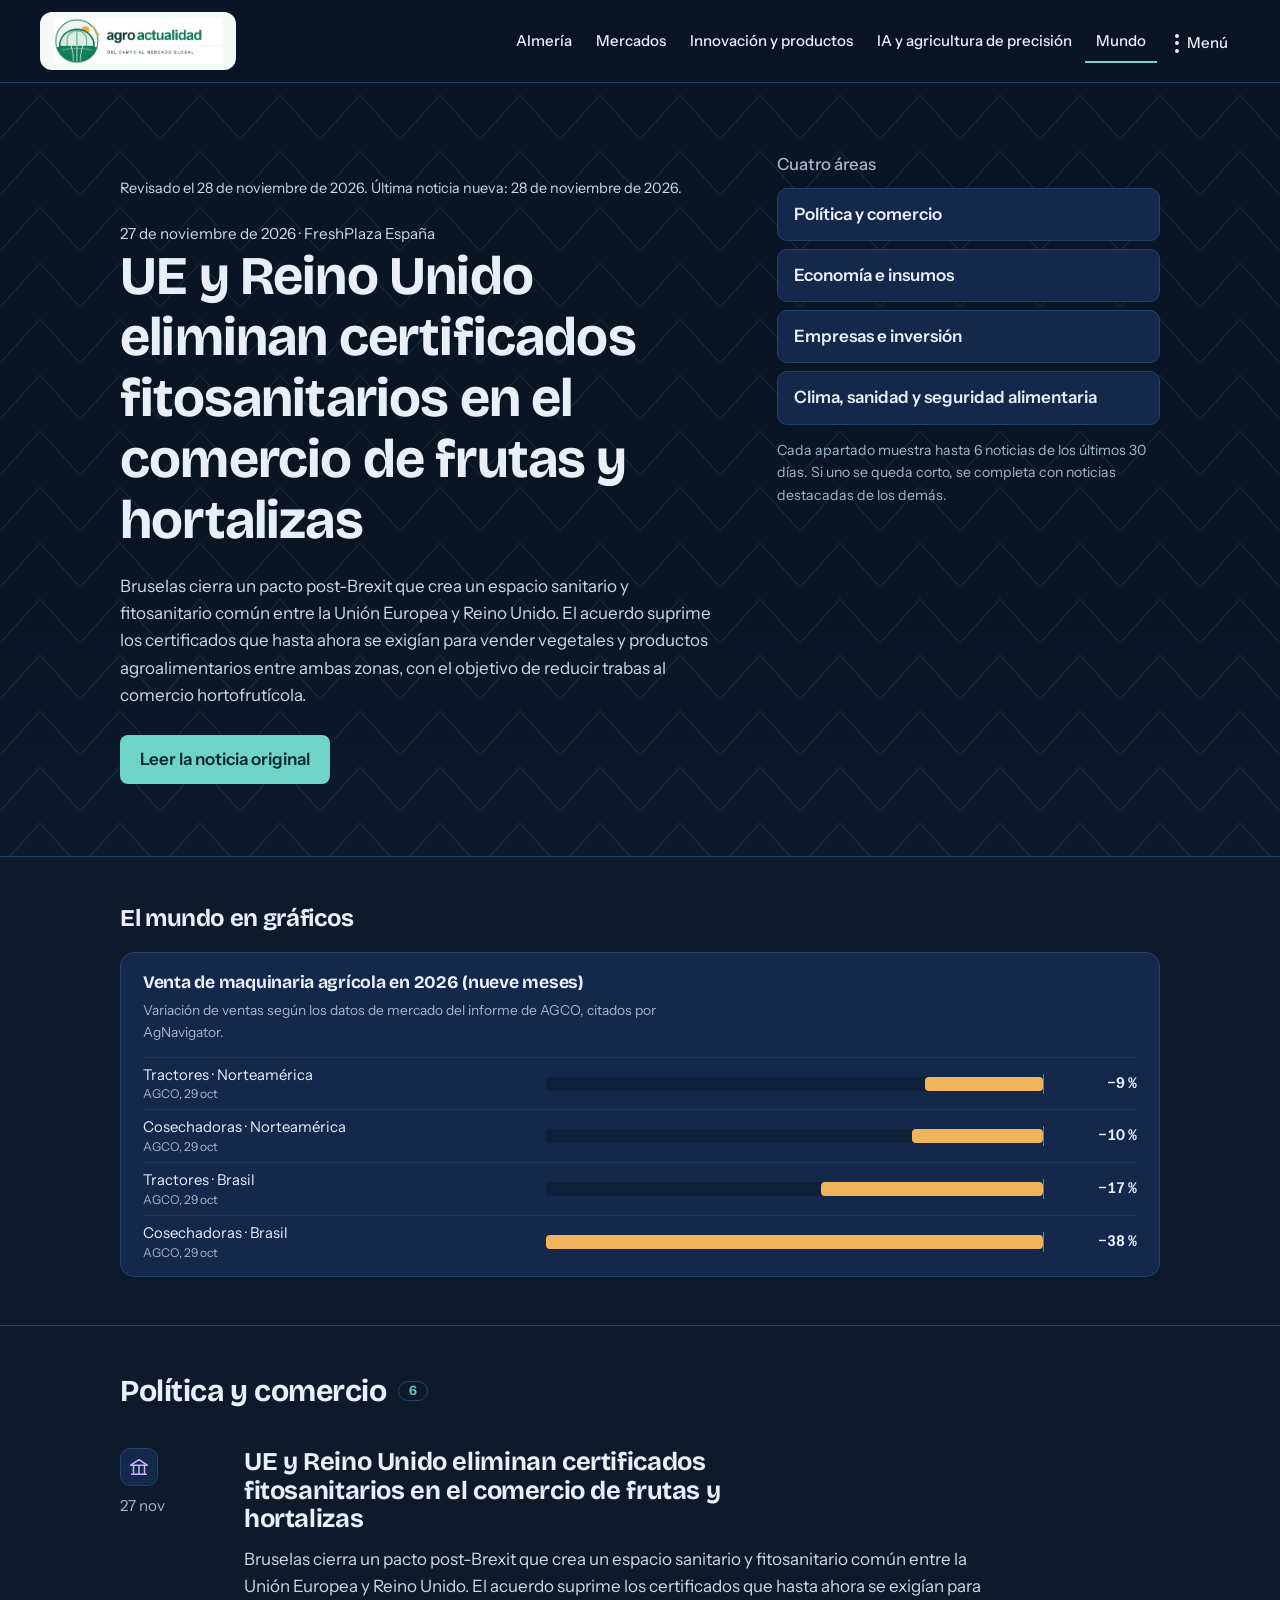
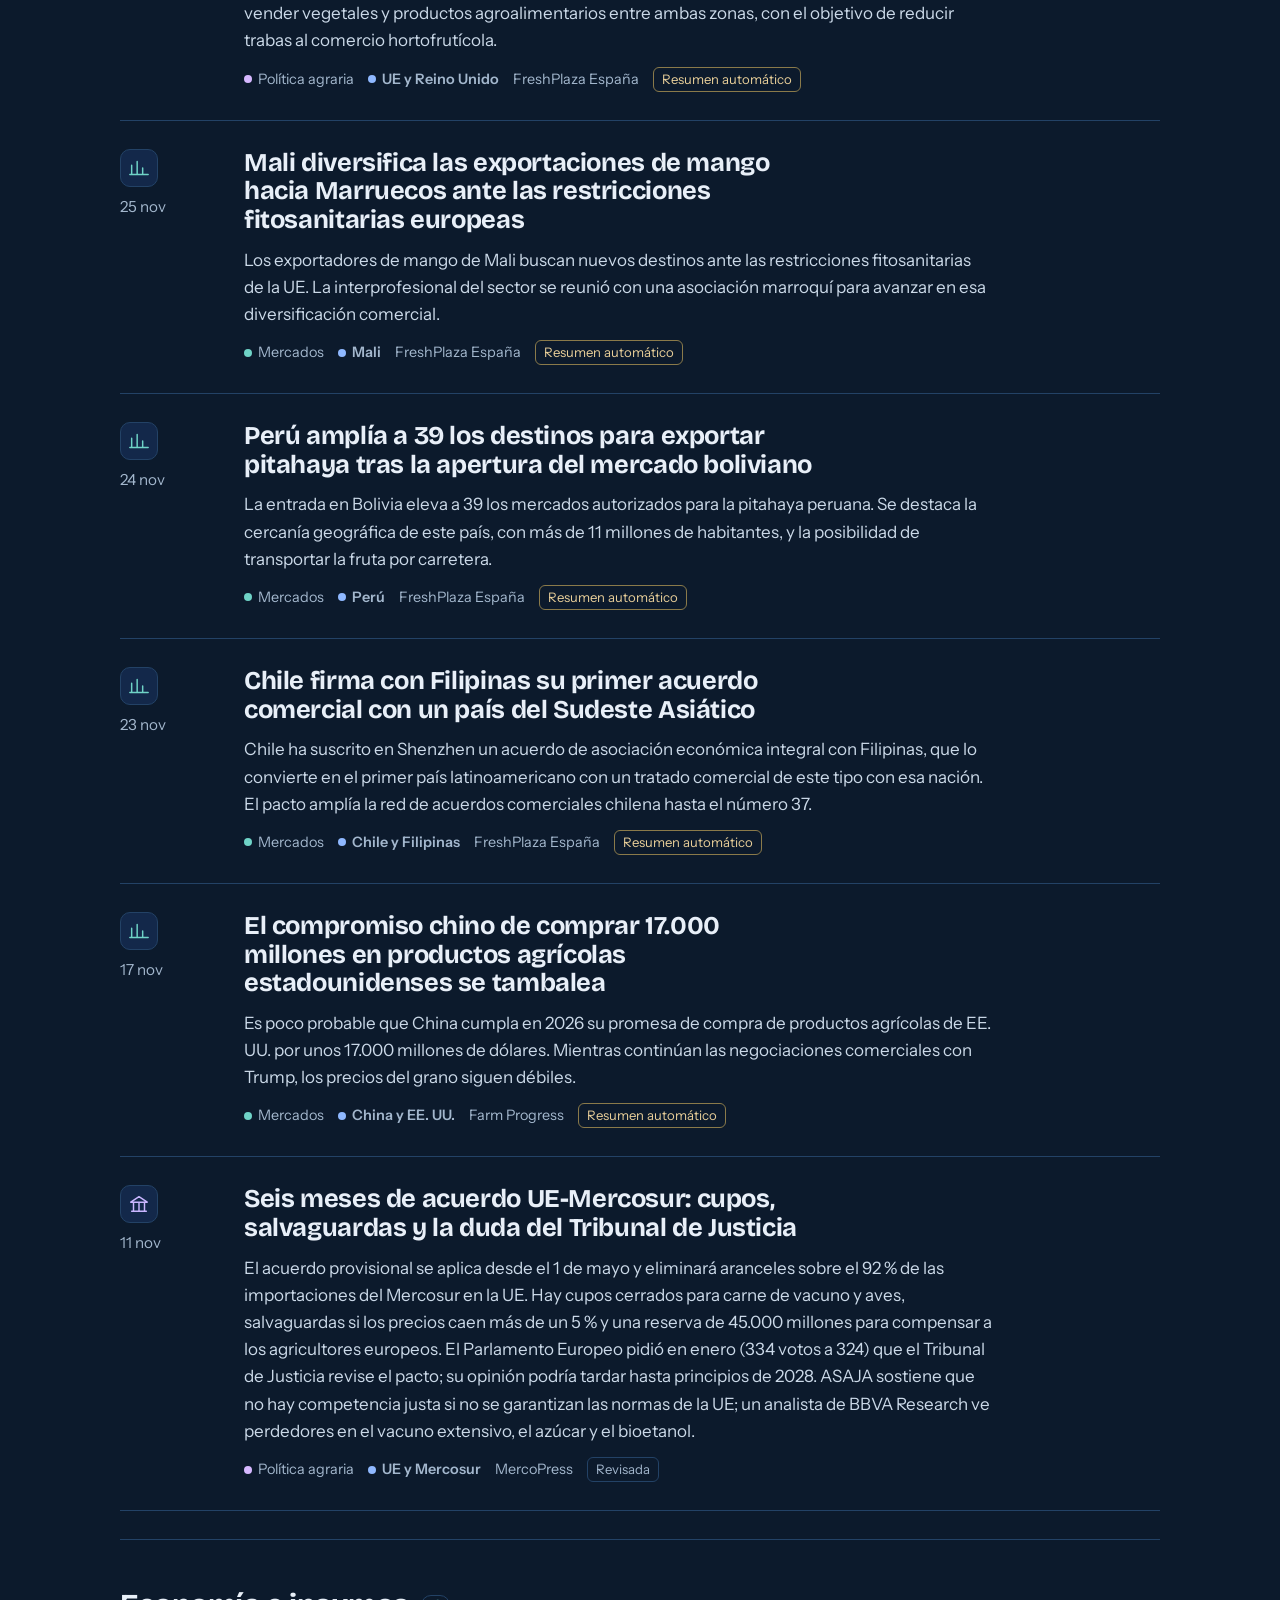
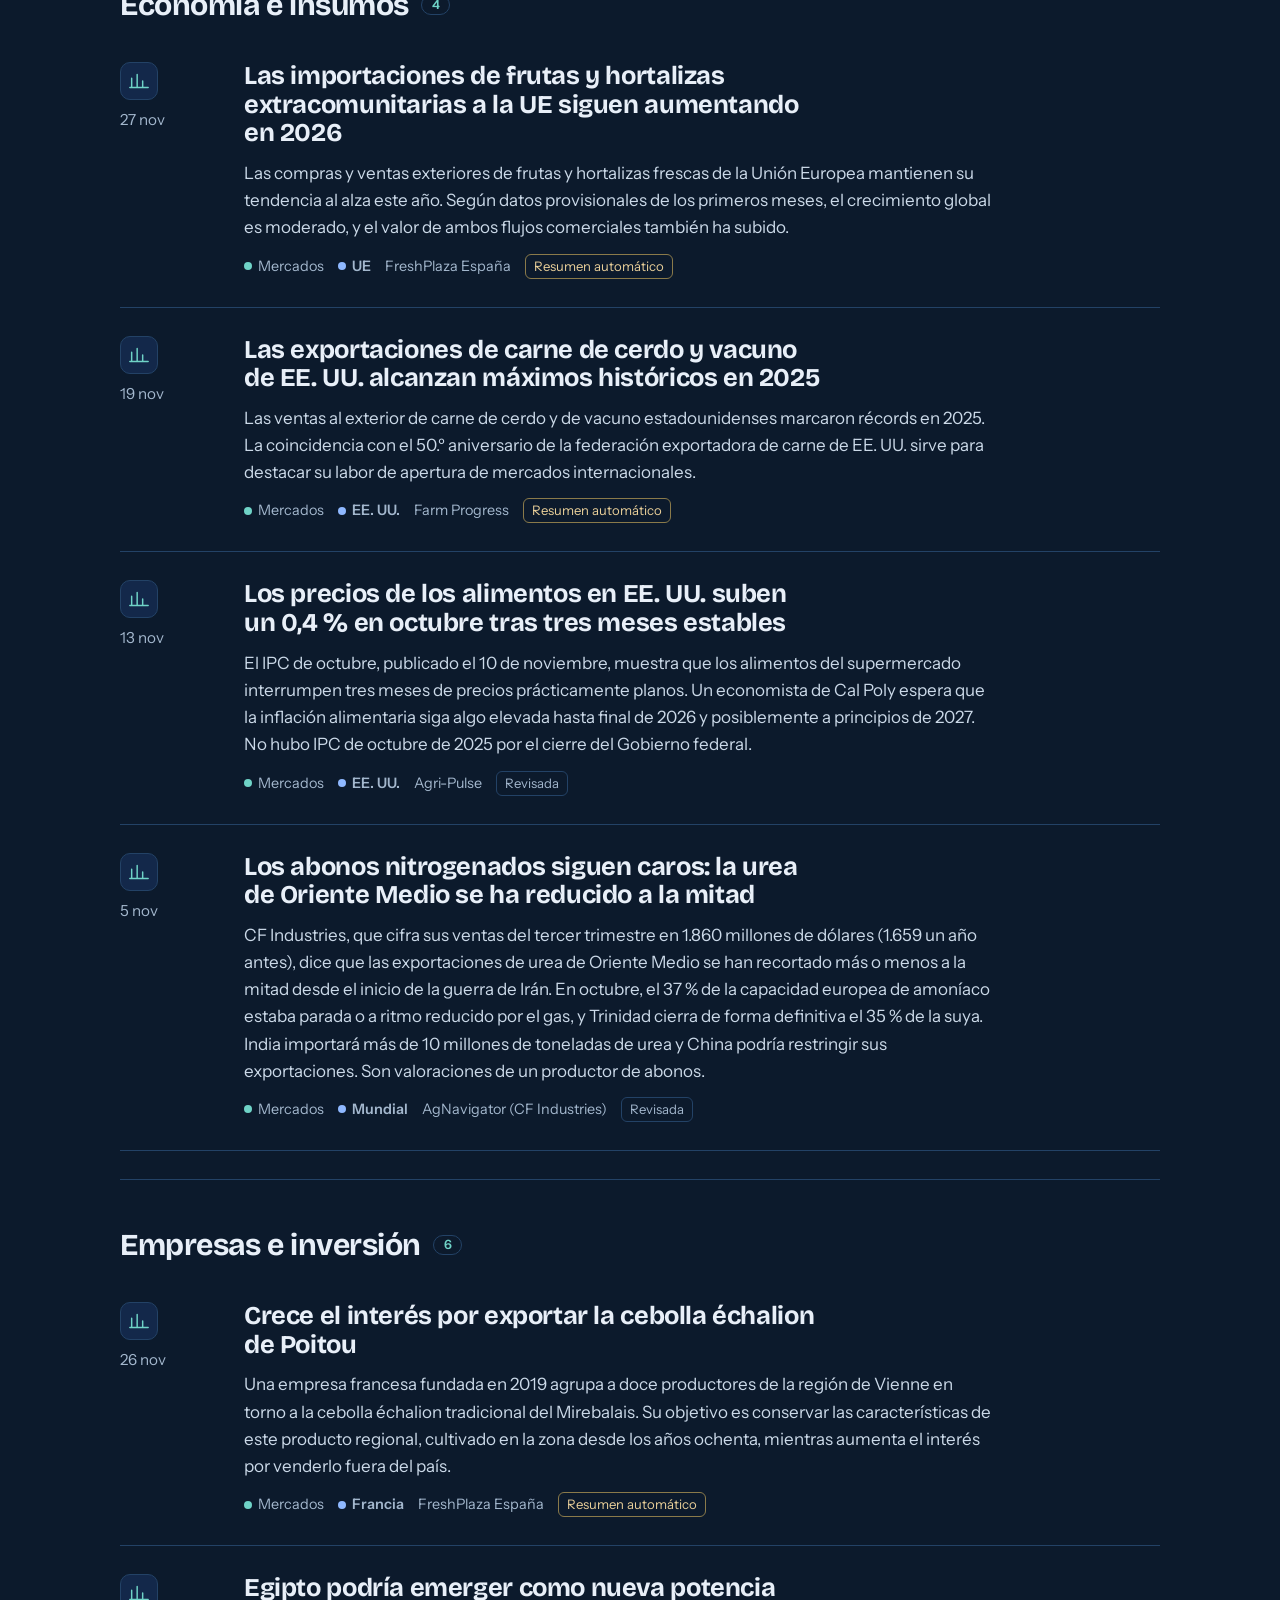
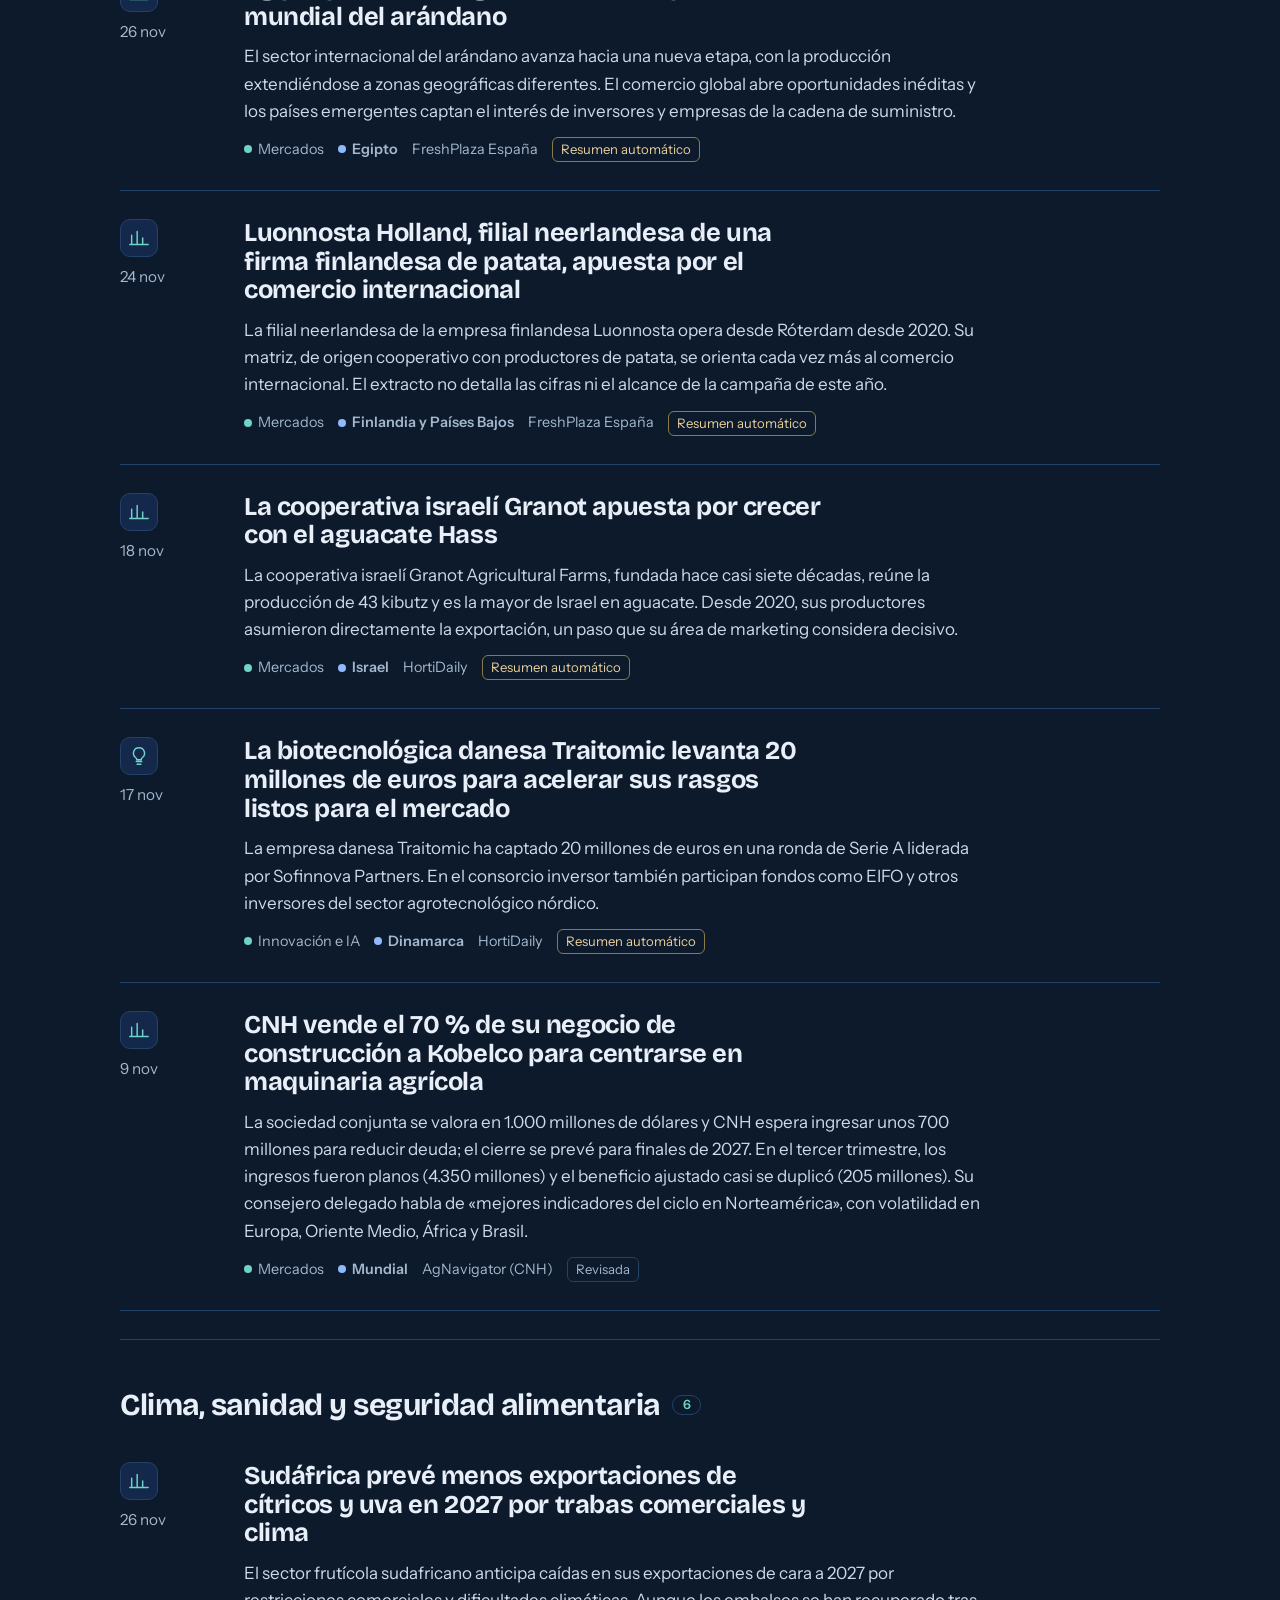
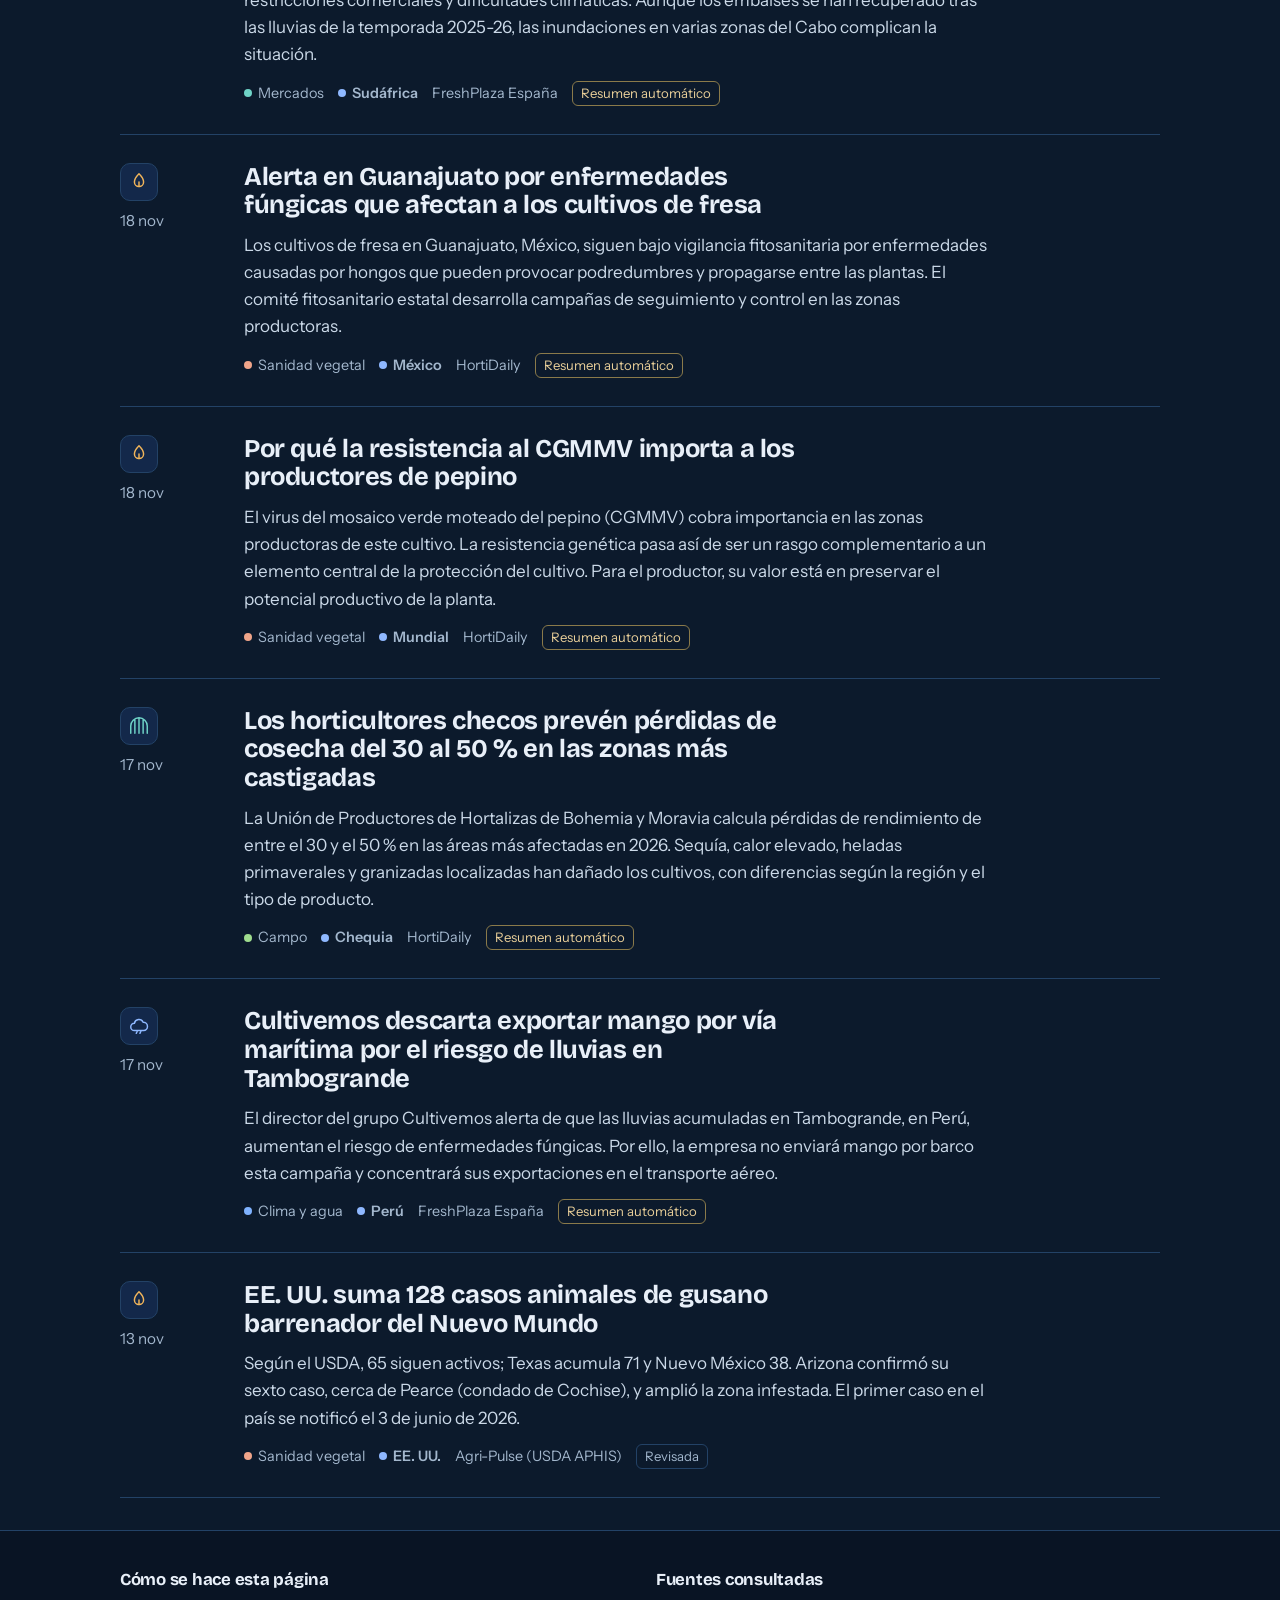
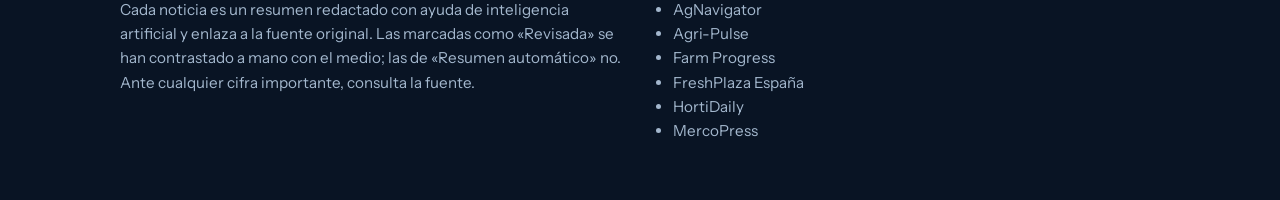
<file: mundo.html>
<!doctype html>
<html lang="es">
<head>
  <meta charset="utf-8">
  <meta name="viewport" content="width=device-width, initial-scale=1">
  <title>Agro Actualidad: agricultura en el mundo</title>
  <meta name="description" content="Política agraria, comercio, economía, empresas y clima en el mundo, con enlace a cada fuente.">
  <meta name="theme-color" content="#0c1a2c">
  <link rel="preconnect" href="https://fonts.googleapis.com">
  <link rel="preconnect" href="https://fonts.gstatic.com" crossorigin>
  <link href="https://fonts.googleapis.com/css2?family=Bricolage+Grotesque:opsz,wght@12..96,600;12..96,700&family=Instrument+Sans:wght@400;500;600&display=swap" rel="stylesheet">
  <style>
/* Agro Almería · tema azul profundo, pensado para lectura larga */
:root {
  --bg: #0c1a2c;
  --bg-deep: #091424;
  --surface: #13284a;
  --line: #234266;
  --text: #e8eff8;
  --muted: #a3b7cd;
  --accent: #6fd3c7;
  --accent-ink: #062a2a;
  --max: 1120px;
  --gutter: clamp(18px, 4vw, 40px);
}

* { box-sizing: border-box; }
html { color-scheme: dark; }

body {
  margin: 0;
  background: var(--bg);
  color: var(--text);
  font-family: "Instrument Sans", system-ui, -apple-system, "Segoe UI", sans-serif;
  font-size: 1.0625rem;
  line-height: 1.6;
  -webkit-font-smoothing: antialiased;
}

a { color: inherit; text-decoration-color: color-mix(in srgb, var(--accent) 55%, transparent); text-underline-offset: 3px; }
a:hover { color: var(--accent); }
:focus-visible { outline: 2px solid var(--accent); outline-offset: 3px; border-radius: 3px; }

.wrap { max-width: var(--max); margin: 0 auto; padding: 0 var(--gutter); }

h1, h2, h3 {
  font-family: "Bricolage Grotesque", "Instrument Sans", system-ui, sans-serif;
  font-weight: 700;
  line-height: 1.12;
  letter-spacing: -0.015em;
  margin: 0;
}

/* Cabecera: logo a la izquierda, pestañas desplegables a la derecha */
.masthead { position: relative; background: var(--bg-deep); border-bottom: 1px solid var(--line); z-index: 20; }
.masthead .bar { display: flex; align-items: center; justify-content: space-between; gap: 12px 28px; flex-wrap: wrap; padding-top: 12px; padding-bottom: 12px; }
.logo { display: block; background: #f6faf6; border-radius: 12px; padding: 6px 14px; line-height: 0; }
.logo img { height: 50px; width: auto; display: block; }
.updated { color: var(--muted); font-size: 0.9rem; margin: 0 0 18px; }

.tabs { display: flex; flex-wrap: wrap; gap: 2px 6px; }
.tab > button {
  font: inherit; font-size: 0.97rem; font-weight: 500; color: var(--text); background: none; border: 0;
  padding: 10px 14px; border-radius: 8px; cursor: pointer; display: inline-flex; align-items: center; gap: 8px;
}
.tab > button::after { content: ""; width: 7px; height: 7px; border-right: 1.6px solid currentColor; border-bottom: 1.6px solid currentColor; transform: rotate(45deg) translateY(-2px); opacity: .7; }
.tab > button[aria-expanded="true"] { background: var(--surface); }
.tab > button[aria-expanded="true"]::after { transform: rotate(225deg) translateY(-2px); }
.tab > button:hover { background: color-mix(in srgb, var(--surface) 70%, transparent); }
.tab > button[aria-current="page"] { box-shadow: inset 0 -2px 0 var(--accent); border-radius: 8px 8px 0 0; }
.panel {
  position: absolute; right: var(--gutter); top: 100%; width: min(380px, calc(100vw - 2 * var(--gutter)));
  background: var(--surface); border: 1px solid var(--line); border-radius: 0 0 14px 14px;
  padding: 18px 20px; box-shadow: 0 18px 40px rgba(0,0,0,.35);
}
.panel[hidden] { display: none; }
.panel-intro { margin: 0; color: #cbd9e8; font-size: .97rem; }
.panel-intro strong { color: var(--accent); font-weight: 600; }
.panel-list { list-style: none; margin: 14px 0 0; padding: 0; display: grid; gap: 10px; font-size: .93rem; }
.panel-list a { text-decoration: none; display: block; padding-left: 12px; border-left: 2px solid var(--line); }
.panel-list a:hover { border-left-color: var(--accent); }
.panel-go { display: inline-block; margin-top: 14px; font-weight: 600; color: var(--accent); }

/* Gráficos */
.charts { padding: clamp(28px, 5vw, 48px) 0; border-bottom: 1px solid var(--line); background: var(--bg); }
.charts h2 { font-size: 1.5rem; margin-bottom: 20px; }
.chart-grid { display: grid; grid-template-columns: repeat(auto-fit, minmax(min(100%, 420px), 1fr)); gap: 20px; }
.chart { margin: 0; background: var(--surface); border: 1px solid var(--line); border-radius: 14px; padding: 20px 22px 8px; }
.chart h3 { font-size: 1.1rem; }
.chart figcaption p { color: var(--muted); font-size: .86rem; margin: 6px 0 14px; max-width: 60ch; }
.bars { list-style: none; margin: 0; padding: 0; }
.bars li { display: grid; grid-template-columns: minmax(0, 1.1fr) minmax(0, 1.4fr) auto; gap: 12px; align-items: center; padding: 8px 0; border-top: 1px solid color-mix(in srgb, var(--line) 60%, transparent); }
.bars .lab { font-size: .93rem; line-height: 1.25; }
.bars .lab small { display: block; color: var(--muted); font-size: .76rem; margin-top: 2px; }
.bars .track { position: relative; height: 14px; border-radius: 4px; background: color-mix(in srgb, var(--bg) 55%, transparent); }
.bars .bar { position: absolute; top: 0; bottom: 0; border-radius: 4px; }
.bars .pos { background: var(--accent); }
.bars .neg { background: #f0b45a; }
.bars .zero { position: absolute; top: -3px; bottom: -3px; width: 1px; background: var(--muted); opacity: .6; }
.bars .val { font-variant-numeric: tabular-nums; font-weight: 600; font-size: .93rem; min-width: 5.5em; text-align: right; }
@media (max-width: 520px) { .bars li { grid-template-columns: 1fr auto; } .bars .track { grid-column: 1 / -1; order: 3; } }

/* Iconos de tema */
.when { display: flex; flex-direction: column; align-items: flex-start; gap: 8px; }
.tico { display: inline-grid; place-items: center; width: 38px; height: 38px; border-radius: 10px; background: var(--surface); color: var(--accent); border: 1px solid var(--line); }
.tico[data-tag="sanidad"] { color: #f0b45a; }
.tico[data-tag="clima"] { color: #8fb8ff; }
.tico[data-tag="politica"] { color: #c9b6ff; }
.tico[data-tag="logistica"] { color: #ffa98f; }

/* Portada: tejado de invernadero multicapilla como trama de fondo */
.hero {
  background-color: var(--bg-deep);
  background-image:
    url("data:image/svg+xml,%3Csvg xmlns='http://www.w3.org/2000/svg' width='160' height='56' viewBox='0 0 160 56'%3E%3Cpath d='M0 56 L40 12 L80 56 L120 12 L160 56' fill='none' stroke='%236fd3c7' stroke-opacity='.10' stroke-width='1.2'/%3E%3C/svg%3E"),
    linear-gradient(180deg, rgba(9,20,36,0) 55%, var(--bg) 100%);
  background-repeat: repeat, no-repeat;
  border-bottom: 1px solid var(--line);
}
.hero .wrap {
  display: grid;
  grid-template-columns: minmax(0, 1.55fr) minmax(0, 1fr);
  gap: clamp(28px, 5vw, 72px);
  padding-top: clamp(36px, 6vw, 72px);
  padding-bottom: clamp(40px, 6vw, 72px);
  align-items: start;
}
.lead-meta { color: var(--muted); font-size: 0.95rem; margin: 0 0 14px; }
.lead h1 { font-size: clamp(2rem, 4.6vw, 3.4rem); max-width: 22ch; }
.lead p { color: #cbd9e8; max-width: 62ch; margin: 22px 0 0; }
.lead .go {
  display: inline-block; margin-top: 26px; padding: 11px 20px;
  background: var(--accent); color: var(--accent-ink); font-weight: 600;
  border-radius: 8px; text-decoration: none;
}
.lead .go:hover { background: #8fe0d6; color: var(--accent-ink); }

.figures { margin: 0; padding: 0; list-style: none; border-top: 1px solid var(--line); }
.figures-title { font-size: 1.05rem; color: var(--muted); font-weight: 500; margin: 0 0 14px; font-family: inherit; letter-spacing: 0; }
.figures li { padding: 16px 0; border-bottom: 1px solid var(--line); }
.figures .num { display: block; font-family: "Bricolage Grotesque", sans-serif; font-weight: 700; font-size: 2rem; line-height: 1.1; }
.figures .what { display: block; color: #cbd9e8; font-size: 0.95rem; margin-top: 4px; }
.figures .src { display: block; color: var(--muted); font-size: 0.85rem; margin-top: 6px; }

/* Origen de la noticia (filtro sin JavaScript) */
.origen-filtro { display: flex; flex-wrap: wrap; gap: 8px; margin: 22px 0 4px; align-items: center; }
.origen-filtro input { position: absolute; opacity: 0; pointer-events: none; }
.origen-filtro label { cursor: pointer; padding: 7px 14px; border-radius: 999px; border: 1px solid rgba(255,255,255,.18); color: #cfdcf0; font-size: .92rem; }
.origen-filtro input:checked + label { background: #2f6fd0; border-color: #2f6fd0; color: #fff; }
.origen-filtro input:focus-visible + label { outline: 2px solid #9fc4ff; outline-offset: 2px; }
.chip.origen { --dot: #8fb8ff; font-weight: 600; }
.chip.origen[data-origen="almeria"] { --dot: #9fdc8e; }
.chip.origen[data-origen="espana"] { --dot: #f0b45a; }
.chip.origen[data-origen="europa"] { --dot: #c9b6ff; }

/* Barra de filtros */
.filters-bar { position: sticky; top: 0; z-index: 5; background: color-mix(in srgb, var(--bg) 92%, transparent); backdrop-filter: blur(8px); border-bottom: 1px solid var(--line); }
.filters { display: flex; gap: 8px; padding: 14px 0; overflow-x: auto; scrollbar-width: thin; }
.filters button {
  flex: 0 0 auto; font: inherit; font-size: 0.95rem; color: var(--text);
  background: transparent; border: 1px solid var(--line); border-radius: 999px;
  padding: 6px 15px; cursor: pointer;
}
.filters button:hover { border-color: var(--accent); }
.filters button[aria-pressed="true"] { background: var(--accent); border-color: var(--accent); color: var(--accent-ink); font-weight: 600; }

/* Lista de noticias */
.feed { list-style: none; margin: 0; padding: 12px 0 8px; }
.story {
  display: grid; grid-template-columns: 96px minmax(0, 1fr); gap: 8px 28px;
  padding: 28px 0; border-bottom: 1px solid var(--line);
}
.story[hidden] { display: none; }
.story time { color: var(--muted); font-size: 0.95rem; }
.story h3 { font-size: clamp(1.25rem, 2.4vw, 1.6rem); max-width: 34ch; }
.story h3 a { text-decoration: none; }
.story h3 a:hover { text-decoration: underline; text-decoration-color: var(--accent); }
.story p { color: #cbd9e8; margin: 12px 0 0; max-width: 68ch; }
.story .byline { color: var(--muted); font-size: 0.9rem; margin-top: 12px; display: flex; flex-wrap: wrap; gap: 6px 14px; align-items: center; }
.chip { display: inline-flex; align-items: center; gap: 6px; }
.chip::before { content: ""; width: 8px; height: 8px; border-radius: 50%; background: var(--dot, var(--accent)); }
.chip[data-tag="mercados"] { --dot: #6fd3c7; }
.chip[data-tag="sanidad"] { --dot: #f0a58a; }
.chip[data-tag="clima"] { --dot: #7fb2ff; }
.chip[data-tag="politica"] { --dot: #d6b8ff; }
.chip[data-tag="logistica"] { --dot: #e9cf99; }
.chip[data-tag="campo"] { --dot: #9fdc8e; }
.mark { border: 1px solid var(--line); border-radius: 6px; padding: 1px 8px; font-size: 0.82rem; }
.mark.auto { border-color: #8a7a4a; color: #e9cf99; }
.empty { padding: 40px 0; color: var(--muted); }

/* Pie */
.foot { background: var(--bg-deep); border-top: 1px solid var(--line); margin-top: 24px; padding: 40px 0 56px; color: var(--muted); font-size: 0.95rem; }
.foot .cols { display: grid; grid-template-columns: repeat(2, minmax(0, 1fr)); gap: 32px; }
.foot h2 { font-size: 1.05rem; color: var(--text); margin-bottom: 8px; }
.foot p, .foot ul { margin: 0; max-width: 56ch; }
.foot ul { padding-left: 1.1em; }

@media (max-width: 860px) {
  .hero .wrap { grid-template-columns: 1fr; }
  .story { grid-template-columns: 1fr; gap: 4px; }
  .when { flex-direction: row; align-items: center; gap: 10px; }
  .foot .cols { grid-template-columns: 1fr; }
}

@media (prefers-reduced-motion: reduce) {
  * { scroll-behavior: auto !important; transition: none !important; }
}

/* Ajustes de cabecera: una sola fila en pantallas anchas */
.masthead .wrap { max-width: 1320px; }
.logo img { height: 46px; }
.tab > button { padding: 10px 11px; font-size: 0.94rem; }
.tabs { gap: 0 2px; }

.tab-link { display: inline-flex; align-items: center; padding: 10px 11px; border-radius: 8px; color: var(--text); text-decoration: none; font-weight: 500; font-size: 0.94rem; }
.tab-link:hover { background: color-mix(in srgb, var(--surface) 70%, transparent); color: var(--text); }
.tab-link[aria-current="page"] { box-shadow: inset 0 -2px 0 var(--accent); border-radius: 8px 8px 0 0; }
.tab-link:focus-visible { outline: 2px solid var(--accent); outline-offset: 2px; }

/* Menú de los tres puntos (redes, contacto, reseñas) */
.mas { position: relative; margin-left: 4px; }
.mas > summary {
  list-style: none; cursor: pointer; display: inline-flex; align-items: center; gap: 8px;
  padding: 8px 12px; border-radius: 8px; font-weight: 500; font-size: .94rem; color: var(--text);
}
.mas > summary::-webkit-details-marker { display: none; }
.mas > summary:hover, .mas[open] > summary { background: var(--surface); }
.mas > summary:focus-visible { outline: 2px solid var(--accent); outline-offset: 2px; }
.mas-ico { display: inline-grid; gap: 3.5px; }
.mas-ico i { display: block; width: 4px; height: 4px; border-radius: 50%; background: currentColor; }
.mas-globo {
  position: absolute; right: 0; top: calc(100% + 12px); width: min(320px, calc(100vw - 2 * var(--gutter)));
  background: var(--surface); border: 1px solid var(--line); border-radius: 14px; padding: 8px;
  box-shadow: 0 18px 40px rgba(0,0,0,.4); z-index: 30;
}
.mas-globo::before {
  content: ""; position: absolute; top: -7px; right: 22px; width: 12px; height: 12px; background: var(--surface);
  border-left: 1px solid var(--line); border-top: 1px solid var(--line); transform: rotate(45deg);
}
.mas-item {
  display: flex; width: 100%; justify-content: space-between; align-items: center; gap: 12px; text-align: left;
  font: inherit; font-size: .97rem; color: var(--text); background: none; border: 0; padding: 11px 12px;
  border-radius: 9px; cursor: pointer;
}
.mas-item { text-decoration: none; }
.mas-item:hover { background: color-mix(in srgb, var(--bg-deep) 55%, transparent); }
.mas-item small { color: var(--muted); font-size: .8rem; }
.resenas > summary { list-style: none; }
.resenas > summary::-webkit-details-marker { display: none; }
.resenas[open] > summary { color: var(--accent); }
.resenas form { padding: 6px 12px 12px; display: grid; gap: 10px; }
.resenas label { font-size: .9rem; color: #cbd9e8; }
.resenas textarea {
  width: 100%; min-height: 120px; resize: vertical; font: inherit; font-size: .95rem; color: var(--text);
  background: var(--bg-deep); border: 1px solid var(--line); border-radius: 10px; padding: 10px 12px;
}
.resenas textarea:focus-visible { outline: 2px solid var(--accent); outline-offset: 1px; }
.resenas input[type="email"] { width: 100%; font: inherit; font-size: .95rem; color: var(--text); background: var(--bg-deep); border: 1px solid var(--line); border-radius: 10px; padding: 9px 12px; }
.resenas .enviar:disabled { opacity: .6; cursor: wait; }
.resenas .enviar {
  justify-self: start; font: inherit; font-weight: 600; color: #08201c; background: var(--accent);
  border: 0; border-radius: 9px; padding: 9px 18px; cursor: pointer;
}
.resenas .aviso { margin: 0; font-size: .86rem; color: var(--muted); }
@media (max-width: 860px) { .mas { margin-left: 0; } .mas-globo { right: auto; left: 0; } .mas-globo::before { right: auto; left: 22px; } }

/* Página de Mercados */
.saltos { display: grid; gap: 8px; }
.saltos a { display: block; padding: 12px 16px; border: 1px solid var(--line); border-radius: 10px; background: var(--surface); text-decoration: none; font-weight: 600; }
.saltos a:hover { border-color: var(--accent); color: var(--text); }
.nota { color: var(--muted); font-size: .88rem; margin: 14px 0 0; }
.mercado { padding-top: clamp(28px, 5vw, 48px); scroll-margin-top: 20px; }
.mercado + .mercado { border-top: 1px solid var(--line); margin-top: 20px; }
.mercado h2 { font-size: clamp(1.4rem, 3vw, 1.9rem); display: flex; align-items: center; gap: 12px; }
.mercado .cuenta { font-family: "Instrument Sans", sans-serif; font-size: .8rem; font-weight: 600; color: var(--accent); border: 1px solid var(--line); border-radius: 999px; padding: 2px 10px; }
.empty-sec { color: var(--muted); }
.chip.ajeno { font-style: italic; }

</style>
</head>
<body>
  <header class="masthead">
    <div class="wrap bar">
      <a class="logo" href="./" aria-label="Agro Actualidad, inicio"><img src="assets/logo.png" width="790" height="216" alt="Agro Actualidad: del campo al mercado global"></a>
      <nav class="tabs" aria-label="Secciones">
        <a class="tab-link" href="index.html">Almería</a>
        <a class="tab-link" href="mercados.html">Mercados</a>
        <a class="tab-link" href="innovacion.html">Innovación y productos</a>
        <a class="tab-link" href="ia.html">IA y agricultura de precisión</a>
        <a class="tab-link" href="mundo.html" aria-current="page">Mundo</a>
        <details class="mas" id="menu-mas">
          <summary aria-label="Menú: redes sociales, contacto y reseñas"><span class="mas-ico" aria-hidden="true"><i></i><i></i><i></i></span>Menú</summary>
          <div class="mas-globo">
            <a class="mas-item" href="https://www.instagram.com/agroactualidad2026/" target="_blank" rel="noopener noreferrer">Redes sociales <small>Instagram</small></a>
            <a class="mas-item" href="https://mail.google.com/mail/?view=cm&amp;fs=1&amp;to=agroactualidad2026@gmail.com&amp;su=Contacto%20desde%20Agro%20Actualidad" target="_blank" rel="noopener noreferrer">Contacto <small>Gmail</small></a>
            <details class="resenas">
              <summary class="mas-item">Reseñas</summary>
              <form id="form-resenas" novalidate>
                <label for="texto-resena">Escribe lo que quieras</label>
                <textarea id="texto-resena" name="message" maxlength="2000" required placeholder="Tu opinión, una sugerencia, una noticia que echas en falta…"></textarea>
                <label for="correo-resena">Tu correo (opcional, solo si quieres respuesta)</label>
                <input id="correo-resena" name="email" type="email" maxlength="120" autocomplete="email">
                <input type="text" name="_honey" tabindex="-1" autocomplete="off" aria-hidden="true" style="position:absolute;left:-9999px;opacity:0;height:0;width:0">
                <button type="submit" class="enviar">Enviar</button>
                <p class="aviso" id="aviso-resenas" role="status">Máximo 3 mensajes cada 24 horas. Llegan directamente a mi correo.</p>
              </form>
            </details>
          </div>
        </details>
        <script>
          (function () {
            var m = document.getElementById('menu-mas'); if (!m) return;
            document.addEventListener('click', function (e) { if (m.open && !m.contains(e.target)) m.open = false; });
            document.addEventListener('keydown', function (e) { if (e.key === 'Escape') m.open = false; });
            var f = document.getElementById('form-resenas'); if (!f) return;
            var aviso = document.getElementById('aviso-resenas'), KEY = 'resenas_envios', MAX = 3, DIA = 86400000;
            function leer() { try { var a = JSON.parse(localStorage.getItem(KEY) || '[]'); var n = Date.now(); return a.filter(function (x) { return n - x < DIA; }); } catch (e) { return []; } }
            function guardar(a) { try { localStorage.setItem(KEY, JSON.stringify(a)); } catch (e) {} }
            f.addEventListener('submit', function (e) {
              e.preventDefault();
              var txt = f.elements['message'].value.trim();
              if (txt.length < 5) { aviso.textContent = 'Escribe al menos unas palabras antes de enviar.'; return; }
              var env = leer();
              if (env.length >= MAX) { aviso.textContent = 'Has llegado al máximo de 3 mensajes en 24 horas. Vuelve a intentarlo mañana.'; return; }
              var btn = f.querySelector('.enviar'); btn.disabled = true; aviso.textContent = 'Enviando…';
              var datos = { message: txt, email: f.elements['email'].value.trim(), _honey: f.elements['_honey'].value,
                _subject: 'Nueva reseña en Agro Actualidad', _captcha: 'false', _template: 'table' };
              fetch('https://formsubmit.co/ajax/agroactualidad2026@gmail.com', { method: 'POST',
                headers: { 'Content-Type': 'application/json', 'Accept': 'application/json' }, body: JSON.stringify(datos) })
                .then(function (r) { return r.json().then(function (j) { return { ok: r.ok, j: j }; }); })
                .then(function (r) {
                  if (r.ok && String(r.j.success) !== 'false') {
                    env.push(Date.now()); guardar(env); f.reset();
                    aviso.textContent = '¡Gracias! Tu mensaje ha llegado. Te quedan ' + (MAX - env.length) + ' en las próximas 24 horas.';
                  } else { aviso.textContent = 'No se pudo enviar ahora. Inténtalo más tarde o usa «Contacto».'; }
                })
                .catch(function () { aviso.textContent = 'No se pudo enviar ahora. Inténtalo más tarde o usa «Contacto».'; })
                .then(function () { btn.disabled = false; });
            });
          })();
        </script>
      </nav>
    </div>
  </header>

  <section class="hero" aria-labelledby="lead-title">
    <div class="wrap">
      <article class="lead" id="destacada">
        <p class="updated">Revisado el 28 de noviembre de 2026. Última noticia nueva: 28 de noviembre de 2026.</p>
        <p class="lead-meta">27 de noviembre de 2026 · FreshPlaza España</p>
        <h1 id="lead-title">UE y Reino Unido eliminan certificados fitosanitarios en el comercio de frutas y hortalizas</h1>
        <p>Bruselas cierra un pacto post-Brexit que crea un espacio sanitario y fitosanitario común entre la Unión Europea y Reino Unido. El acuerdo suprime los certificados que hasta ahora se exigían para vender vegetales y productos agroalimentarios entre ambas zonas, con el objetivo de reducir trabas al comercio hortofrutícola.</p>
        <a class="go" href="https://www.freshplaza.es/spain/article/9896347/ue-y-reino-unido-crean-un-espacio-fitosanitario-comun-para-reducir-trabas-al-comercio-hortofruticola/" rel="noopener" target="_blank">Leer la noticia original</a>
      </article>
      <aside aria-labelledby="salto-title">
        <h2 class="figures-title" id="salto-title">Cuatro áreas</h2>
        <nav class="saltos"><a href="#w-politica">Política y comercio</a><a href="#w-economia">Economía e insumos</a><a href="#w-empresas">Empresas e inversión</a><a href="#w-clima">Clima, sanidad y seguridad alimentaria</a></nav>
        <p class="nota">Cada apartado muestra hasta 6 noticias de los últimos 30 días. Si uno se queda corto, se completa con noticias destacadas de los demás.</p>
      </aside>
    </div>
  </section>

  <section class="charts" id="graficos" aria-labelledby="charts-title">
    <div class="wrap">
      <h2 id="charts-title">El mundo en gráficos</h2>
      <div class="chart-grid">
      <figure class="chart">
        <figcaption><h3>Venta de maquinaria agrícola en 2026 (nueve meses)</h3><p>Variación de ventas según los datos de mercado del informe de AGCO, citados por AgNavigator.</p></figcaption>
        <ul class="bars">
          <li>
            <span class="lab">Tractores · Norteamérica<small>AGCO, 29 oct</small></span>
            <span class="track"><i class="bar neg" style="left:76.3%;width:23.7%"></i><i class="zero" style="left:100.0%"></i></span>
            <span class="val">−9 %</span>
          </li>
          <li>
            <span class="lab">Cosechadoras · Norteamérica<small>AGCO, 29 oct</small></span>
            <span class="track"><i class="bar neg" style="left:73.7%;width:26.3%"></i><i class="zero" style="left:100.0%"></i></span>
            <span class="val">−10 %</span>
          </li>
          <li>
            <span class="lab">Tractores · Brasil<small>AGCO, 29 oct</small></span>
            <span class="track"><i class="bar neg" style="left:55.3%;width:44.7%"></i><i class="zero" style="left:100.0%"></i></span>
            <span class="val">−17 %</span>
          </li>
          <li>
            <span class="lab">Cosechadoras · Brasil<small>AGCO, 29 oct</small></span>
            <span class="track"><i class="bar neg" style="left:0.0%;width:100.0%"></i><i class="zero" style="left:100.0%"></i></span>
            <span class="val">−38 %</span>
          </li>
        </ul>
      </figure>
      </div>
    </div>
  </section>

  <div class="wrap"></div>
  <main class="wrap mercados">
    <section class="mercado" id="w-politica">
      <h2>Política y comercio <span class="cuenta">6</span></h2>
      <ul class="feed">
      <li class="story" id="w-ue-y-reino-unido-crean-un-espacio-fitosanitario-co-2026-11-27" data-tag="politica">
        <div class="when"><span class="tico" data-tag="politica"><svg class="ico" viewBox="0 0 24 24" width="22" height="22" fill="none" stroke="currentColor" stroke-width="1.6" stroke-linecap="round" stroke-linejoin="round" aria-hidden="true"><path d="M4 20h16M6 20V10M12 20V10M18 20V10M3 10l9-6 9 6z"/></svg></span><time datetime="2026-11-27">27 nov</time></div>
        <div>
          <h3><a href="https://www.freshplaza.es/spain/article/9896347/ue-y-reino-unido-crean-un-espacio-fitosanitario-comun-para-reducir-trabas-al-comercio-hortofruticola/" rel="noopener" target="_blank">UE y Reino Unido eliminan certificados fitosanitarios en el comercio de frutas y hortalizas</a></h3>
          <p>Bruselas cierra un pacto post-Brexit que crea un espacio sanitario y fitosanitario común entre la Unión Europea y Reino Unido. El acuerdo suprime los certificados que hasta ahora se exigían para vender vegetales y productos agroalimentarios entre ambas zonas, con el objetivo de reducir trabas al comercio hortofrutícola.</p>
          <div class="byline">
            <span class="chip" data-tag="politica">Política agraria</span>
            
            <span class="chip origen">UE y Reino Unido</span>
            
            <span>FreshPlaza España</span>
            <span class="mark auto">Resumen automático</span>
          </div>
        </div>
      </li>
      <li class="story" id="w-mali-busca-reforzar-las-salidas-de-su-mango-en-el-2026-11-25" data-tag="mercados">
        <div class="when"><span class="tico" data-tag="mercados"><svg class="ico" viewBox="0 0 24 24" width="22" height="22" fill="none" stroke="currentColor" stroke-width="1.6" stroke-linecap="round" stroke-linejoin="round" aria-hidden="true"><path d="M4 19V9M10 19V5M16 19v-7M22 19H2"/></svg></span><time datetime="2026-11-25">25 nov</time></div>
        <div>
          <h3><a href="https://www.freshplaza.es/spain/article/9895625/mali-busca-reforzar-las-salidas-de-su-mango-en-el-mercado-marroqui/" rel="noopener" target="_blank">Mali diversifica las exportaciones de mango hacia Marruecos ante las restricciones fitosanitarias europeas</a></h3>
          <p>Los exportadores de mango de Mali buscan nuevos destinos ante las restricciones fitosanitarias de la UE. La interprofesional del sector se reunió con una asociación marroquí para avanzar en esa diversificación comercial.</p>
          <div class="byline">
            <span class="chip" data-tag="mercados">Mercados</span>
            
            <span class="chip origen">Mali</span>
            
            <span>FreshPlaza España</span>
            <span class="mark auto">Resumen automático</span>
          </div>
        </div>
      </li>
      <li class="story" id="w-per-ampl-a-a-39-los-mercados-habilitados-para-expo-2026-11-24" data-tag="mercados">
        <div class="when"><span class="tico" data-tag="mercados"><svg class="ico" viewBox="0 0 24 24" width="22" height="22" fill="none" stroke="currentColor" stroke-width="1.6" stroke-linecap="round" stroke-linejoin="round" aria-hidden="true"><path d="M4 19V9M10 19V5M16 19v-7M22 19H2"/></svg></span><time datetime="2026-11-24">24 nov</time></div>
        <div>
          <h3><a href="https://www.freshplaza.es/spain/article/9895464/peru-amplia-a-39-los-mercados-habilitados-para-exportar-pitahaya-tras-abrir-bolivia/" rel="noopener" target="_blank">Perú amplía a 39 los destinos para exportar pitahaya tras la apertura del mercado boliviano</a></h3>
          <p>La entrada en Bolivia eleva a 39 los mercados autorizados para la pitahaya peruana. Se destaca la cercanía geográfica de este país, con más de 11 millones de habitantes, y la posibilidad de transportar la fruta por carretera.</p>
          <div class="byline">
            <span class="chip" data-tag="mercados">Mercados</span>
            
            <span class="chip origen">Perú</span>
            
            <span>FreshPlaza España</span>
            <span class="mark auto">Resumen automático</span>
          </div>
        </div>
      </li>
      <li class="story" id="w-chile-firma-con-filipinas-su-primer-acuerdo-comerc-2026-11-23" data-tag="mercados">
        <div class="when"><span class="tico" data-tag="mercados"><svg class="ico" viewBox="0 0 24 24" width="22" height="22" fill="none" stroke="currentColor" stroke-width="1.6" stroke-linecap="round" stroke-linejoin="round" aria-hidden="true"><path d="M4 19V9M10 19V5M16 19v-7M22 19H2"/></svg></span><time datetime="2026-11-23">23 nov</time></div>
        <div>
          <h3><a href="https://www.freshplaza.es/spain/article/9895456/chile-firma-con-filipinas-su-primer-acuerdo-comercial-con-un-pais-del-sudeste-asiatico/" rel="noopener" target="_blank">Chile firma con Filipinas su primer acuerdo comercial con un país del Sudeste Asiático</a></h3>
          <p>Chile ha suscrito en Shenzhen un acuerdo de asociación económica integral con Filipinas, que lo convierte en el primer país latinoamericano con un tratado comercial de este tipo con esa nación. El pacto amplía la red de acuerdos comerciales chilena hasta el número 37.</p>
          <div class="byline">
            <span class="chip" data-tag="mercados">Mercados</span>
            
            <span class="chip origen">Chile y Filipinas</span>
            
            <span>FreshPlaza España</span>
            <span class="mark auto">Resumen automático</span>
          </div>
        </div>
      </li>
      <li class="story" id="w-china-s-17-billion-crop-pledge-falters-ahead-of-tr-2026-11-17" data-tag="mercados">
        <div class="when"><span class="tico" data-tag="mercados"><svg class="ico" viewBox="0 0 24 24" width="22" height="22" fill="none" stroke="currentColor" stroke-width="1.6" stroke-linecap="round" stroke-linejoin="round" aria-hidden="true"><path d="M4 19V9M10 19V5M16 19v-7M22 19H2"/></svg></span><time datetime="2026-11-17">17 nov</time></div>
        <div>
          <h3><a href="https://www.farmprogress.com/farm-policy/china-s-17-billion-crop-pledge-falters-ahead-of-trump-xi-summit" rel="noopener" target="_blank">El compromiso chino de comprar 17.000 millones en productos agrícolas estadounidenses se tambalea</a></h3>
          <p>Es poco probable que China cumpla en 2026 su promesa de compra de productos agrícolas de EE. UU. por unos 17.000 millones de dólares. Mientras continúan las negociaciones comerciales con Trump, los precios del grano siguen débiles.</p>
          <div class="byline">
            <span class="chip" data-tag="mercados">Mercados</span>
            
            <span class="chip origen">China y EE. UU.</span>
            
            <span>Farm Progress</span>
            <span class="mark auto">Resumen automático</span>
          </div>
        </div>
      </li>
      <li class="story" id="w-mercosur-seis-meses-2026-11-11" data-tag="politica">
        <div class="when"><span class="tico" data-tag="politica"><svg class="ico" viewBox="0 0 24 24" width="22" height="22" fill="none" stroke="currentColor" stroke-width="1.6" stroke-linecap="round" stroke-linejoin="round" aria-hidden="true"><path d="M4 20h16M6 20V10M12 20V10M18 20V10M3 10l9-6 9 6z"/></svg></span><time datetime="2026-11-11">11 nov</time></div>
        <div>
          <h3><a href="https://en.mercopress.com/2026/11/11/eu-mercosur-deal-six-months-on-winners-losers-and-the-question-mark-over-europe-s-top-court" rel="noopener" target="_blank">Seis meses de acuerdo UE-Mercosur: cupos, salvaguardas y la duda del Tribunal de Justicia</a></h3>
          <p>El acuerdo provisional se aplica desde el 1 de mayo y eliminará aranceles sobre el 92 % de las importaciones del Mercosur en la UE. Hay cupos cerrados para carne de vacuno y aves, salvaguardas si los precios caen más de un 5 % y una reserva de 45.000 millones para compensar a los agricultores europeos. El Parlamento Europeo pidió en enero (334 votos a 324) que el Tribunal de Justicia revise el pacto; su opinión podría tardar hasta principios de 2028. ASAJA sostiene que no hay competencia justa si no se garantizan las normas de la UE; un analista de BBVA Research ve perdedores en el vacuno extensivo, el azúcar y el bioetanol.</p>
          <div class="byline">
            <span class="chip" data-tag="politica">Política agraria</span>
            
            <span class="chip origen">UE y Mercosur</span>
            
            <span>MercoPress</span>
            <span class="mark">Revisada</span>
          </div>
        </div>
      </li>
      </ul>
    </section>
    <section class="mercado" id="w-economia">
      <h2>Economía e insumos <span class="cuenta">4</span></h2>
      <ul class="feed">
      <li class="story" id="w-la-ue-ha-importado-m-s-frutas-y-hortalizas-de-or-g-2026-11-27" data-tag="mercados">
        <div class="when"><span class="tico" data-tag="mercados"><svg class="ico" viewBox="0 0 24 24" width="22" height="22" fill="none" stroke="currentColor" stroke-width="1.6" stroke-linecap="round" stroke-linejoin="round" aria-hidden="true"><path d="M4 19V9M10 19V5M16 19v-7M22 19H2"/></svg></span><time datetime="2026-11-27">27 nov</time></div>
        <div>
          <h3><a href="https://www.freshplaza.es/spain/article/9895974/la-ue-ha-importado-mas-frutas-y-hortalizas-de-origenes-extracomunitarios-tambien-en-2026/" rel="noopener" target="_blank">Las importaciones de frutas y hortalizas extracomunitarias a la UE siguen aumentando en 2026</a></h3>
          <p>Las compras y ventas exteriores de frutas y hortalizas frescas de la Unión Europea mantienen su tendencia al alza este año. Según datos provisionales de los primeros meses, el crecimiento global es moderado, y el valor de ambos flujos comerciales también ha subido.</p>
          <div class="byline">
            <span class="chip" data-tag="mercados">Mercados</span>
            
            <span class="chip origen">UE</span>
            
            <span>FreshPlaza España</span>
            <span class="mark auto">Resumen automático</span>
          </div>
        </div>
      </li>
      <li class="story" id="w-usmef-marks-50-years-of-growing-us-meat-exports-wo-2026-11-19" data-tag="mercados">
        <div class="when"><span class="tico" data-tag="mercados"><svg class="ico" viewBox="0 0 24 24" width="22" height="22" fill="none" stroke="currentColor" stroke-width="1.6" stroke-linecap="round" stroke-linejoin="round" aria-hidden="true"><path d="M4 19V9M10 19V5M16 19v-7M22 19H2"/></svg></span><time datetime="2026-11-19">19 nov</time></div>
        <div>
          <h3><a href="https://www.farmprogress.com/tv-and-radio/usmef-marks-50-years-of-growing-us-meat-exports-worldwide" rel="noopener" target="_blank">Las exportaciones de carne de cerdo y vacuno de EE. UU. alcanzan máximos históricos en 2025</a></h3>
          <p>Las ventas al exterior de carne de cerdo y de vacuno estadounidenses marcaron récords en 2025. La coincidencia con el 50.º aniversario de la federación exportadora de carne de EE. UU. sirve para destacar su labor de apertura de mercados internacionales.</p>
          <div class="byline">
            <span class="chip" data-tag="mercados">Mercados</span>
            
            <span class="chip origen">EE. UU.</span>
            
            <span>Farm Progress</span>
            <span class="mark auto">Resumen automático</span>
          </div>
        </div>
      </li>
      <li class="story" id="w-ipc-alimentos-eeuu-2026-11-13" data-tag="mercados">
        <div class="when"><span class="tico" data-tag="mercados"><svg class="ico" viewBox="0 0 24 24" width="22" height="22" fill="none" stroke="currentColor" stroke-width="1.6" stroke-linecap="round" stroke-linejoin="round" aria-hidden="true"><path d="M4 19V9M10 19V5M16 19v-7M22 19H2"/></svg></span><time datetime="2026-11-13">13 nov</time></div>
        <div>
          <h3><a href="https://agri-pulse.com/articles/25504-daybreak-nov-13-permitting-reform-bill-gets-backing" rel="noopener" target="_blank">Los precios de los alimentos en EE. UU. suben un 0,4 % en octubre tras tres meses estables</a></h3>
          <p>El IPC de octubre, publicado el 10 de noviembre, muestra que los alimentos del supermercado interrumpen tres meses de precios prácticamente planos. Un economista de Cal Poly espera que la inflación alimentaria siga algo elevada hasta final de 2026 y posiblemente a principios de 2027. No hubo IPC de octubre de 2025 por el cierre del Gobierno federal.</p>
          <div class="byline">
            <span class="chip" data-tag="mercados">Mercados</span>
            
            <span class="chip origen">EE. UU.</span>
            
            <span>Agri-Pulse</span>
            <span class="mark">Revisada</span>
          </div>
        </div>
      </li>
      <li class="story" id="w-cf-nitrogeno-2026-11-05" data-tag="mercados">
        <div class="when"><span class="tico" data-tag="mercados"><svg class="ico" viewBox="0 0 24 24" width="22" height="22" fill="none" stroke="currentColor" stroke-width="1.6" stroke-linecap="round" stroke-linejoin="round" aria-hidden="true"><path d="M4 19V9M10 19V5M16 19v-7M22 19H2"/></svg></span><time datetime="2026-11-05">5 nov</time></div>
        <div>
          <h3><a href="https://www.agnavigator.com/Article/2026/11/05/nitrogen-market-update-cf-industries-reports-q3-2026-results/" rel="noopener" target="_blank">Los abonos nitrogenados siguen caros: la urea de Oriente Medio se ha reducido a la mitad</a></h3>
          <p>CF Industries, que cifra sus ventas del tercer trimestre en 1.860 millones de dólares (1.659 un año antes), dice que las exportaciones de urea de Oriente Medio se han recortado más o menos a la mitad desde el inicio de la guerra de Irán. En octubre, el 37 % de la capacidad europea de amoníaco estaba parada o a ritmo reducido por el gas, y Trinidad cierra de forma definitiva el 35 % de la suya. India importará más de 10 millones de toneladas de urea y China podría restringir sus exportaciones. Son valoraciones de un productor de abonos.</p>
          <div class="byline">
            <span class="chip" data-tag="mercados">Mercados</span>
            
            <span class="chip origen">Mundial</span>
            
            <span>AgNavigator (CF Industries)</span>
            <span class="mark">Revisada</span>
          </div>
        </div>
      </li>
      </ul>
    </section>
    <section class="mercado" id="w-empresas">
      <h2>Empresas e inversión <span class="cuenta">6</span></h2>
      <ul class="feed">
      <li class="story" id="w-el-chalion-de-poitou-despierta-un-inter-s-crecient-2026-11-26" data-tag="mercados">
        <div class="when"><span class="tico" data-tag="mercados"><svg class="ico" viewBox="0 0 24 24" width="22" height="22" fill="none" stroke="currentColor" stroke-width="1.6" stroke-linecap="round" stroke-linejoin="round" aria-hidden="true"><path d="M4 19V9M10 19V5M16 19v-7M22 19H2"/></svg></span><time datetime="2026-11-26">26 nov</time></div>
        <div>
          <h3><a href="https://www.freshplaza.es/spain/article/9893399/el-echalion-de-poitou-despierta-un-interes-creciente-en-la-exportacion/" rel="noopener" target="_blank">Crece el interés por exportar la cebolla échalion de Poitou</a></h3>
          <p>Una empresa francesa fundada en 2019 agrupa a doce productores de la región de Vienne en torno a la cebolla échalion tradicional del Mirebalais. Su objetivo es conservar las características de este producto regional, cultivado en la zona desde los años ochenta, mientras aumenta el interés por venderlo fuera del país.</p>
          <div class="byline">
            <span class="chip" data-tag="mercados">Mercados</span>
            
            <span class="chip origen">Francia</span>
            
            <span>FreshPlaza España</span>
            <span class="mark auto">Resumen automático</span>
          </div>
        </div>
      </li>
      <li class="story" id="w-podr-a-egipto-convertirse-en-la-pr-xima-gran-pote-2026-11-26" data-tag="mercados">
        <div class="when"><span class="tico" data-tag="mercados"><svg class="ico" viewBox="0 0 24 24" width="22" height="22" fill="none" stroke="currentColor" stroke-width="1.6" stroke-linecap="round" stroke-linejoin="round" aria-hidden="true"><path d="M4 19V9M10 19V5M16 19v-7M22 19H2"/></svg></span><time datetime="2026-11-26">26 nov</time></div>
        <div>
          <h3><a href="https://www.freshplaza.es/spain/article/9895561/podria-egipto-convertirse-en-la-proxima-gran-potencia-mundial-del-arandano/" rel="noopener" target="_blank">Egipto podría emerger como nueva potencia mundial del arándano</a></h3>
          <p>El sector internacional del arándano avanza hacia una nueva etapa, con la producción extendiéndose a zonas geográficas diferentes. El comercio global abre oportunidades inéditas y los países emergentes captan el interés de inversores y empresas de la cadena de suministro.</p>
          <div class="byline">
            <span class="chip" data-tag="mercados">Mercados</span>
            
            <span class="chip origen">Egipto</span>
            
            <span>FreshPlaza España</span>
            <span class="mark auto">Resumen automático</span>
          </div>
        </div>
      </li>
      <li class="story" id="w-este-a-o-est-marcado-por-grandes-disparidades-reg-2026-11-24" data-tag="mercados">
        <div class="when"><span class="tico" data-tag="mercados"><svg class="ico" viewBox="0 0 24 24" width="22" height="22" fill="none" stroke="currentColor" stroke-width="1.6" stroke-linecap="round" stroke-linejoin="round" aria-hidden="true"><path d="M4 19V9M10 19V5M16 19v-7M22 19H2"/></svg></span><time datetime="2026-11-24">24 nov</time></div>
        <div>
          <h3><a href="https://www.freshplaza.es/spain/article/9895095/este-ano-esta-marcado-por-grandes-disparidades-regionales-por-lo-que-nuestra-amplia-red-esta-resultando-muy-valiosa/" rel="noopener" target="_blank">Luonnosta Holland, filial neerlandesa de una firma finlandesa de patata, apuesta por el comercio internacional</a></h3>
          <p>La filial neerlandesa de la empresa finlandesa Luonnosta opera desde Róterdam desde 2020. Su matriz, de origen cooperativo con productores de patata, se orienta cada vez más al comercio internacional. El extracto no detalla las cifras ni el alcance de la campaña de este año.</p>
          <div class="byline">
            <span class="chip" data-tag="mercados">Mercados</span>
            
            <span class="chip origen">Finlandia y Países Bajos</span>
            
            <span>FreshPlaza España</span>
            <span class="mark auto">Resumen automático</span>
          </div>
        </div>
      </li>
      <li class="story" id="w-we-re-fully-committed-to-hass-avocados-growth-2026-11-18" data-tag="mercados">
        <div class="when"><span class="tico" data-tag="mercados"><svg class="ico" viewBox="0 0 24 24" width="22" height="22" fill="none" stroke="currentColor" stroke-width="1.6" stroke-linecap="round" stroke-linejoin="round" aria-hidden="true"><path d="M4 19V9M10 19V5M16 19v-7M22 19H2"/></svg></span><time datetime="2026-11-18">18 nov</time></div>
        <div>
          <h3><a href="https://www.hortidaily.com/article/9893600/we-re-fully-committed-to-hass-avocados-growth/" rel="noopener" target="_blank">La cooperativa israelí Granot apuesta por crecer con el aguacate Hass</a></h3>
          <p>La cooperativa israelí Granot Agricultural Farms, fundada hace casi siete décadas, reúne la producción de 43 kibutz y es la mayor de Israel en aguacate. Desde 2020, sus productores asumieron directamente la exportación, un paso que su área de marketing considera decisivo.</p>
          <div class="byline">
            <span class="chip" data-tag="mercados">Mercados</span>
            
            <span class="chip origen">Israel</span>
            
            <span>HortiDaily</span>
            <span class="mark auto">Resumen automático</span>
          </div>
        </div>
      </li>
      <li class="story" id="w-danish-biotech-specialist-raises-20-million-to-acc-2026-11-17" data-tag="innovacion">
        <div class="when"><span class="tico" data-tag="innovacion"><svg class="ico" viewBox="0 0 24 24" width="22" height="22" fill="none" stroke="currentColor" stroke-width="1.6" stroke-linecap="round" stroke-linejoin="round" aria-hidden="true"><path d="M9 18h6M10 21h4M12 3a6 6 0 0 0-3.5 10.9c.6.5 1 1.2 1 2V16h5v-.1c0-.8.4-1.5 1-2A6 6 0 0 0 12 3z"/></svg></span><time datetime="2026-11-17">17 nov</time></div>
        <div>
          <h3><a href="https://www.hortidaily.com/article/9893687/danish-biotech-specialist-raises-eur20-million-to-accelerate-market-ready-trait-development/" rel="noopener" target="_blank">La biotecnológica danesa Traitomic levanta 20 millones de euros para acelerar sus rasgos listos para el mercado</a></h3>
          <p>La empresa danesa Traitomic ha captado 20 millones de euros en una ronda de Serie A liderada por Sofinnova Partners. En el consorcio inversor también participan fondos como EIFO y otros inversores del sector agrotecnológico nórdico.</p>
          <div class="byline">
            <span class="chip" data-tag="innovacion">Innovación e IA</span>
            
            <span class="chip origen">Dinamarca</span>
            
            <span>HortiDaily</span>
            <span class="mark auto">Resumen automático</span>
          </div>
        </div>
      </li>
      <li class="story" id="w-cnh-kobelco-2026-11-09" data-tag="mercados">
        <div class="when"><span class="tico" data-tag="mercados"><svg class="ico" viewBox="0 0 24 24" width="22" height="22" fill="none" stroke="currentColor" stroke-width="1.6" stroke-linecap="round" stroke-linejoin="round" aria-hidden="true"><path d="M4 19V9M10 19V5M16 19v-7M22 19H2"/></svg></span><time datetime="2026-11-09">9 nov</time></div>
        <div>
          <h3><a href="https://www.agnavigator.com/Article/2026/11/09/cnh-sharpens-agriculture-focus-with-kobelco-deal-as-farm-machinery-recovery-gathers-pace/" rel="noopener" target="_blank">CNH vende el 70 % de su negocio de construcción a Kobelco para centrarse en maquinaria agrícola</a></h3>
          <p>La sociedad conjunta se valora en 1.000 millones de dólares y CNH espera ingresar unos 700 millones para reducir deuda; el cierre se prevé para finales de 2027. En el tercer trimestre, los ingresos fueron planos (4.350 millones) y el beneficio ajustado casi se duplicó (205 millones). Su consejero delegado habla de «mejores indicadores del ciclo en Norteamérica», con volatilidad en Europa, Oriente Medio, África y Brasil.</p>
          <div class="byline">
            <span class="chip" data-tag="mercados">Mercados</span>
            
            <span class="chip origen">Mundial</span>
            
            <span>AgNavigator (CNH)</span>
            <span class="mark">Revisada</span>
          </div>
        </div>
      </li>
      </ul>
    </section>
    <section class="mercado" id="w-clima">
      <h2>Clima, sanidad y seguridad alimentaria <span class="cuenta">6</span></h2>
      <ul class="feed">
      <li class="story" id="w-las-exportaciones-sudafricanas-de-c-tricos-y-uvas-2026-11-26" data-tag="mercados">
        <div class="when"><span class="tico" data-tag="mercados"><svg class="ico" viewBox="0 0 24 24" width="22" height="22" fill="none" stroke="currentColor" stroke-width="1.6" stroke-linecap="round" stroke-linejoin="round" aria-hidden="true"><path d="M4 19V9M10 19V5M16 19v-7M22 19H2"/></svg></span><time datetime="2026-11-26">26 nov</time></div>
        <div>
          <h3><a href="https://www.freshplaza.es/spain/article/9896031/las-exportaciones-sudafricanas-de-citricos-y-uvas-se-enfrentan-a-caidas-de-cara-a-2027/" rel="noopener" target="_blank">Sudáfrica prevé menos exportaciones de cítricos y uva en 2027 por trabas comerciales y clima</a></h3>
          <p>El sector frutícola sudafricano anticipa caídas en sus exportaciones de cara a 2027 por restricciones comerciales y dificultades climáticas. Aunque los embalses se han recuperado tras las lluvias de la temporada 2025-26, las inundaciones en varias zonas del Cabo complican la situación.</p>
          <div class="byline">
            <span class="chip" data-tag="mercados">Mercados</span>
            
            <span class="chip origen">Sudáfrica</span>
            
            <span>FreshPlaza España</span>
            <span class="mark auto">Resumen automático</span>
          </div>
        </div>
      </li>
      <li class="story" id="w-guanajuato-s-strawberry-industry-on-high-alert-ove-2026-11-18" data-tag="sanidad">
        <div class="when"><span class="tico" data-tag="sanidad"><svg class="ico" viewBox="0 0 24 24" width="22" height="22" fill="none" stroke="currentColor" stroke-width="1.6" stroke-linecap="round" stroke-linejoin="round" aria-hidden="true"><path d="M12 3c3 3 5 6 5 9a5 5 0 0 1-10 0c0-3 2-6 5-9z"/><path d="M12 12v5"/></svg></span><time datetime="2026-11-18">18 nov</time></div>
        <div>
          <h3><a href="https://www.hortidaily.com/article/9893850/guanajuato-s-strawberry-industry-on-high-alert-over-fungal-diseases/" rel="noopener" target="_blank">Alerta en Guanajuato por enfermedades fúngicas que afectan a los cultivos de fresa</a></h3>
          <p>Los cultivos de fresa en Guanajuato, México, siguen bajo vigilancia fitosanitaria por enfermedades causadas por hongos que pueden provocar podredumbres y propagarse entre las plantas. El comité fitosanitario estatal desarrolla campañas de seguimiento y control en las zonas productoras.</p>
          <div class="byline">
            <span class="chip" data-tag="sanidad">Sanidad vegetal</span>
            
            <span class="chip origen">México</span>
            
            <span>HortiDaily</span>
            <span class="mark auto">Resumen automático</span>
          </div>
        </div>
      </li>
      <li class="story" id="w-why-cgmmv-resistance-matters-for-cucumber-growers-2026-11-18" data-tag="sanidad">
        <div class="when"><span class="tico" data-tag="sanidad"><svg class="ico" viewBox="0 0 24 24" width="22" height="22" fill="none" stroke="currentColor" stroke-width="1.6" stroke-linecap="round" stroke-linejoin="round" aria-hidden="true"><path d="M12 3c3 3 5 6 5 9a5 5 0 0 1-10 0c0-3 2-6 5-9z"/><path d="M12 12v5"/></svg></span><time datetime="2026-11-18">18 nov</time></div>
        <div>
          <h3><a href="https://www.hortidaily.com/article/9894002/why-cgmmv-resistance-matters-for-cucumber-growers/" rel="noopener" target="_blank">Por qué la resistencia al CGMMV importa a los productores de pepino</a></h3>
          <p>El virus del mosaico verde moteado del pepino (CGMMV) cobra importancia en las zonas productoras de este cultivo. La resistencia genética pasa así de ser un rasgo complementario a un elemento central de la protección del cultivo. Para el productor, su valor está en preservar el potencial productivo de la planta.</p>
          <div class="byline">
            <span class="chip" data-tag="sanidad">Sanidad vegetal</span>
            
            <span class="chip origen">Mundial</span>
            
            <span>HortiDaily</span>
            <span class="mark auto">Resumen automático</span>
          </div>
        </div>
      </li>
      <li class="story" id="w-czech-vegetable-growers-face-yield-losses-of-30-to-2026-11-17" data-tag="campo">
        <div class="when"><span class="tico" data-tag="campo"><svg class="ico" viewBox="0 0 24 24" width="22" height="22" fill="none" stroke="currentColor" stroke-width="1.6" stroke-linecap="round" stroke-linejoin="round" aria-hidden="true"><path d="M3 20V12a9 9 0 0 1 18 0v8M12 3v17M7.5 5.5v14.5M16.5 5.5v14.5"/></svg></span><time datetime="2026-11-17">17 nov</time></div>
        <div>
          <h3><a href="https://www.hortidaily.com/article/9892926/czech-vegetable-growers-face-yield-losses-of-30-to-50-in-worst-affected-areas/" rel="noopener" target="_blank">Los horticultores checos prevén pérdidas de cosecha del 30 al 50 % en las zonas más castigadas</a></h3>
          <p>La Unión de Productores de Hortalizas de Bohemia y Moravia calcula pérdidas de rendimiento de entre el 30 y el 50 % en las áreas más afectadas en 2026. Sequía, calor elevado, heladas primaverales y granizadas localizadas han dañado los cultivos, con diferencias según la región y el tipo de producto.</p>
          <div class="byline">
            <span class="chip" data-tag="campo">Campo</span>
            
            <span class="chip origen">Chequia</span>
            
            <span>HortiDaily</span>
            <span class="mark auto">Resumen automático</span>
          </div>
        </div>
      </li>
      <li class="story" id="w-no-haremos-mango-mar-timo-esta-campa-a-el-riesgo-2026-11-17" data-tag="clima">
        <div class="when"><span class="tico" data-tag="clima"><svg class="ico" viewBox="0 0 24 24" width="22" height="22" fill="none" stroke="currentColor" stroke-width="1.6" stroke-linecap="round" stroke-linejoin="round" aria-hidden="true"><path d="M7 17a4 4 0 0 1 0-8 5 5 0 0 1 9.5-1A4.5 4.5 0 0 1 17 17z"/><path d="M9 20l1-2M13 20l1-2"/></svg></span><time datetime="2026-11-17">17 nov</time></div>
        <div>
          <h3><a href="https://www.freshplaza.es/spain/article/9893649/no-haremos-mango-maritimo-esta-campana-el-riesgo-no-compensa/" rel="noopener" target="_blank">Cultivemos descarta exportar mango por vía marítima por el riesgo de lluvias en Tambogrande</a></h3>
          <p>El director del grupo Cultivemos alerta de que las lluvias acumuladas en Tambogrande, en Perú, aumentan el riesgo de enfermedades fúngicas. Por ello, la empresa no enviará mango por barco esta campaña y concentrará sus exportaciones en el transporte aéreo.</p>
          <div class="byline">
            <span class="chip" data-tag="clima">Clima y agua</span>
            
            <span class="chip origen">Perú</span>
            
            <span>FreshPlaza España</span>
            <span class="mark auto">Resumen automático</span>
          </div>
        </div>
      </li>
      <li class="story" id="w-gusano-barrenador-eeuu-2026-11-13" data-tag="sanidad">
        <div class="when"><span class="tico" data-tag="sanidad"><svg class="ico" viewBox="0 0 24 24" width="22" height="22" fill="none" stroke="currentColor" stroke-width="1.6" stroke-linecap="round" stroke-linejoin="round" aria-hidden="true"><path d="M12 3c3 3 5 6 5 9a5 5 0 0 1-10 0c0-3 2-6 5-9z"/><path d="M12 12v5"/></svg></span><time datetime="2026-11-13">13 nov</time></div>
        <div>
          <h3><a href="https://agri-pulse.com/articles/25504-daybreak-nov-13-permitting-reform-bill-gets-backing" rel="noopener" target="_blank">EE. UU. suma 128 casos animales de gusano barrenador del Nuevo Mundo</a></h3>
          <p>Según el USDA, 65 siguen activos; Texas acumula 71 y Nuevo México 38. Arizona confirmó su sexto caso, cerca de Pearce (condado de Cochise), y amplió la zona infestada. El primer caso en el país se notificó el 3 de junio de 2026.</p>
          <div class="byline">
            <span class="chip" data-tag="sanidad">Sanidad vegetal</span>
            
            <span class="chip origen">EE. UU.</span>
            
            <span>Agri-Pulse (USDA APHIS)</span>
            <span class="mark">Revisada</span>
          </div>
        </div>
      </li>
      </ul>
    </section>
  </main>
  <footer class="foot">
    <div class="wrap cols">
      <section>
        <h2>Cómo se hace esta página</h2>
        <p>Cada noticia es un resumen redactado con ayuda de inteligencia artificial y enlaza a la fuente original. Las marcadas como «Revisada» se han contrastado a mano con el medio; las de «Resumen automático» no. Ante cualquier cifra importante, consulta la fuente.</p>
      </section>
      <section>
        <h2>Fuentes consultadas</h2>
        <ul><li>AgNavigator</li><li>Agri-Pulse</li><li>Farm Progress</li><li>FreshPlaza España</li><li>HortiDaily</li><li>MercoPress</li></ul>
      </section>
    </div>
  </footer>
  <script src="assets/app.js" defer></script>
</body>
</html>
</file>
